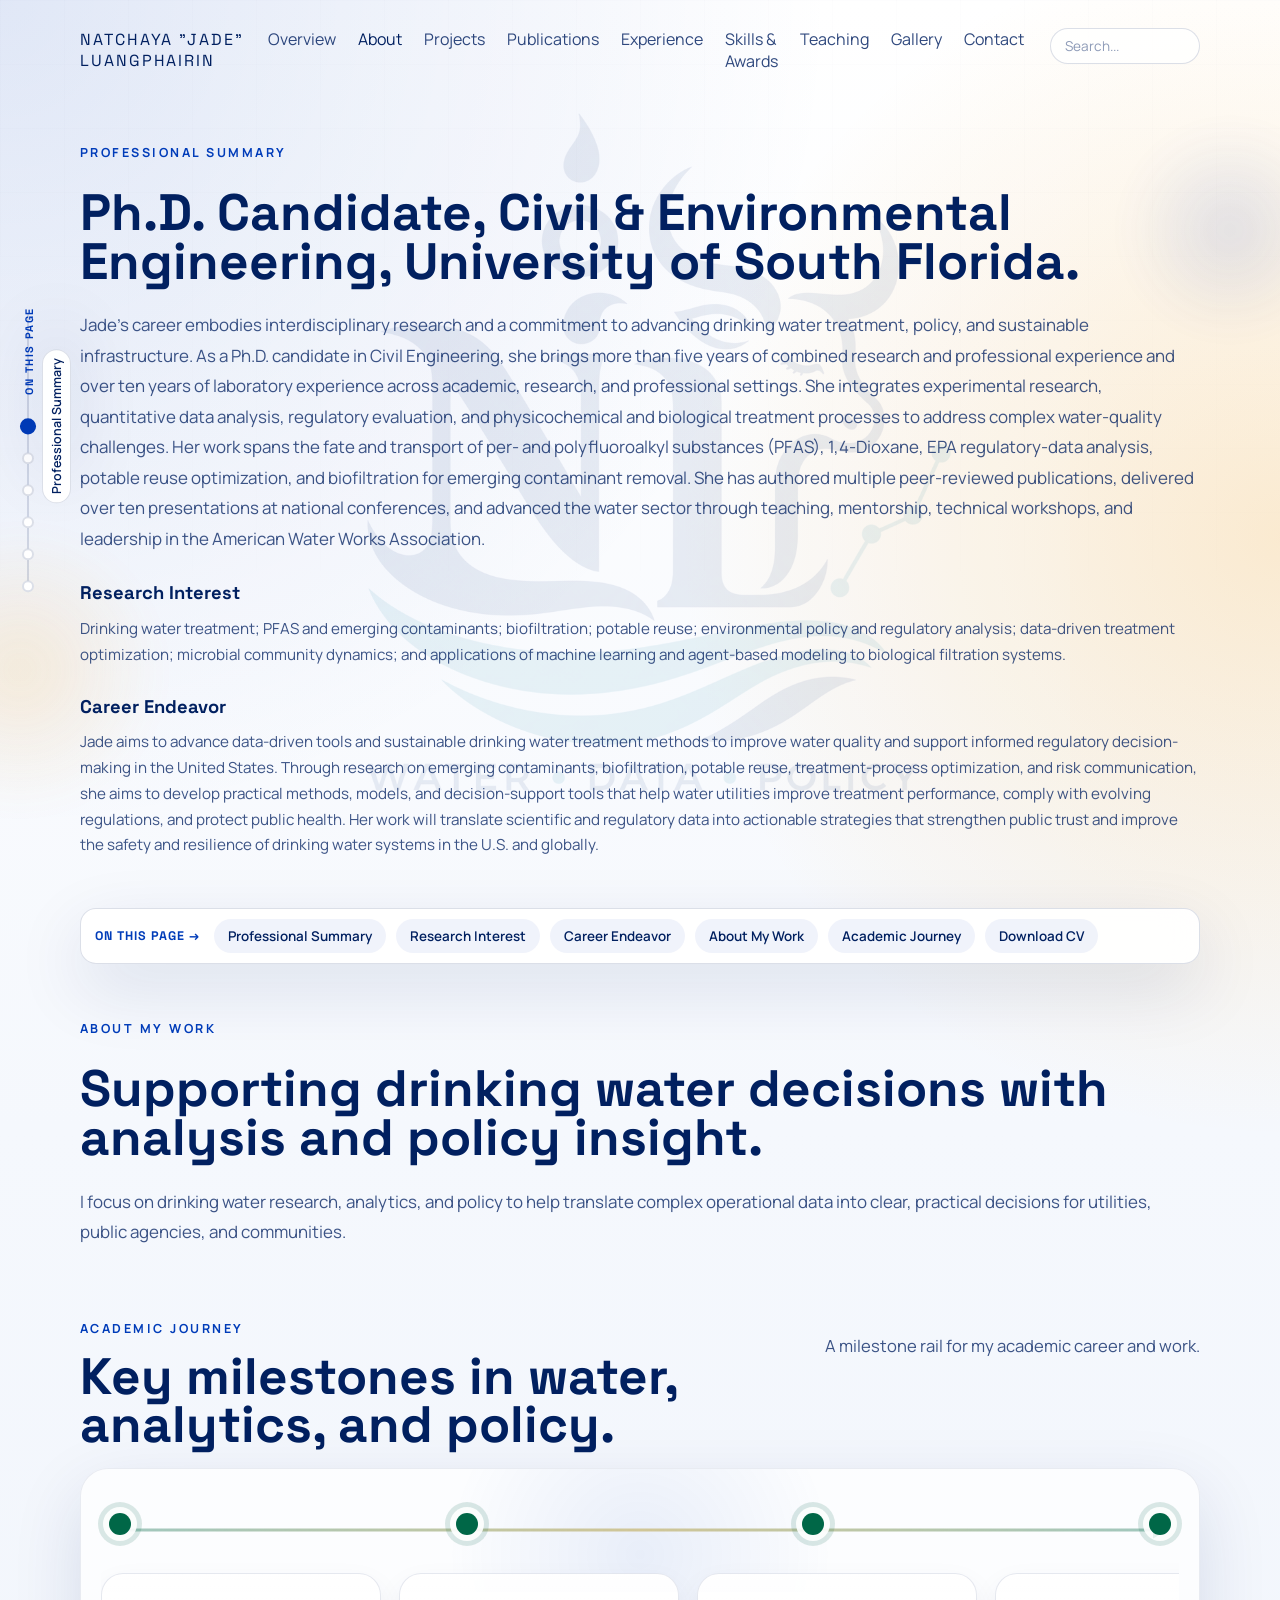
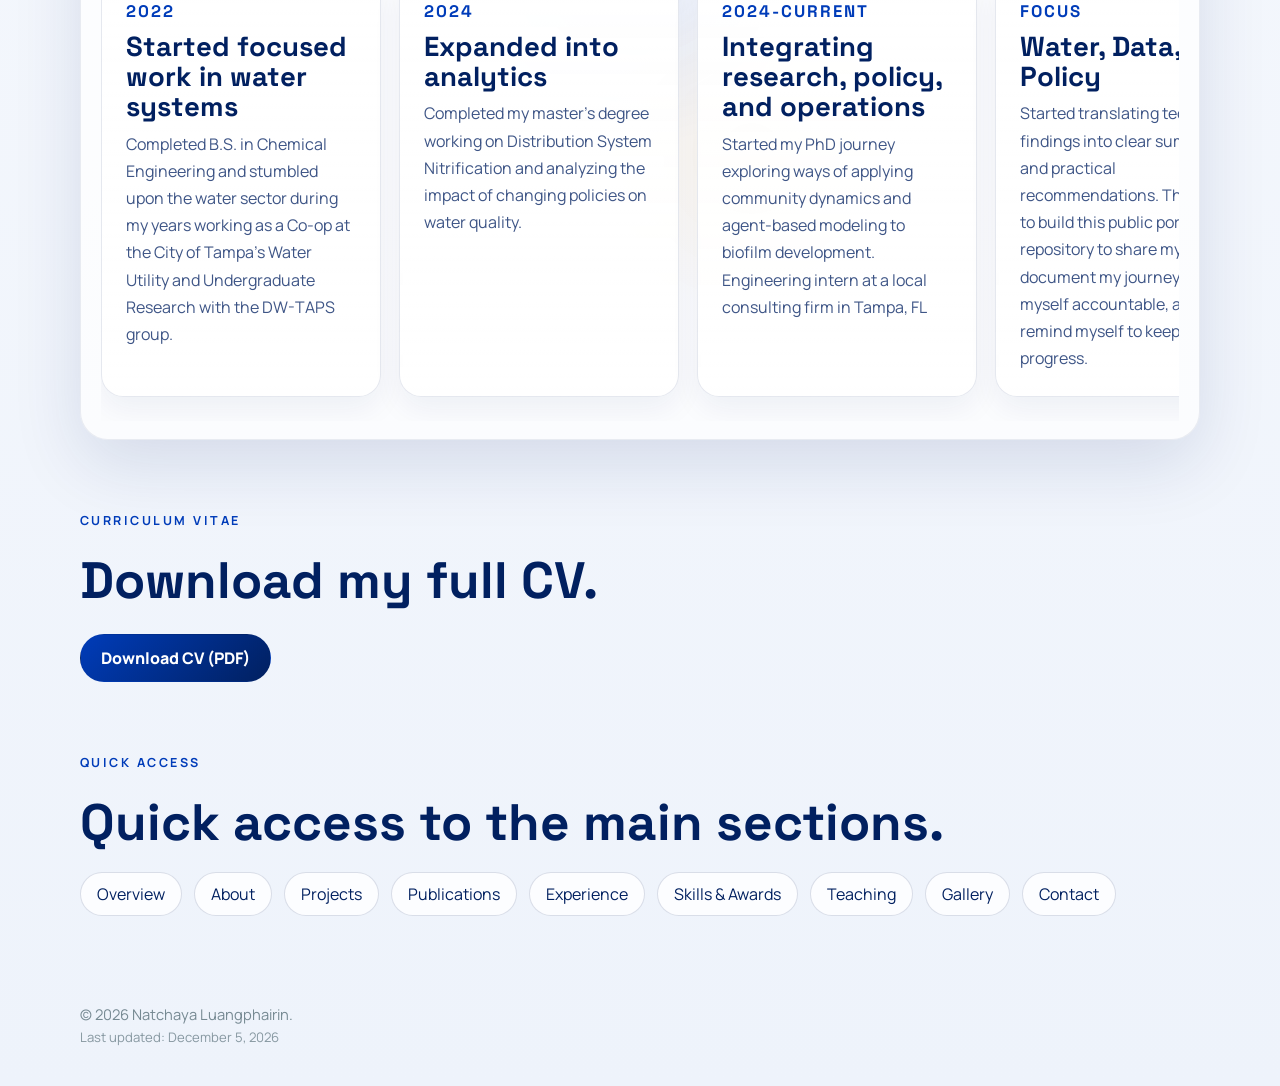
<file: about.html>
<!doctype html>
<html lang="en">
  <head>
    <meta charset="UTF-8" />
    <meta name="viewport" content="width=device-width, initial-scale=1.0" />
    <meta
      name="description"
      content='About Natchaya "Jade" Luangphairin&apos;s work in drinking water research, analytics, and policy.'
    />
    <title>About — Jade's Field Notes</title>
    <link rel="preconnect" href="https://fonts.googleapis.com" />
    <link rel="preconnect" href="https://fonts.gstatic.com" crossorigin />
    <link
      href="https://fonts.googleapis.com/css2?family=Manrope:wght@400;500;600;700;800&family=Space+Grotesk:wght@500;700&display=swap"
      rel="stylesheet"
    />
    <link rel="stylesheet" href="styles.css?v=35" />
    <script type="application/ld+json">
      {
        "@context": "https://schema.org",
        "@type": "Person",
        "name": "Natchaya Luangphairin",
        "alternateName": [
          "Jade Luangphairin",
          "Natchaya \"Jade\" Luangphairin"
        ],
        "url": "https://natchayal.github.io/",
        "image": "https://natchayal.github.io/photos/headshot_NLuangphairin.png",
        "jobTitle": "Ph.D. Candidate, Civil & Environmental Engineering",
        "affiliation": {
          "@type": "CollegeOrUniversity",
          "name": "University of South Florida"
        },
        "sameAs": [
          "https://github.com/natchayal/",
          "https://www.linkedin.com/in/nluangphairin/",
          "https://orcid.org/0009-0002-2193-5449",
          "https://scholar.google.com/citations?user=UauTG8AAAAAJ",
          "https://www.researchgate.net/profile/Natchaya-Luangphairin"
        ]
      }
    </script>
  </head>
  <body>
    <div class="bg-grid" aria-hidden="true"></div>
    <div class="bg-orb bg-orb-a" aria-hidden="true"></div>
    <div class="bg-orb bg-orb-b" aria-hidden="true"></div>
    <canvas class="ripple-canvas" aria-hidden="true"></canvas>

    <header class="topbar">
      <a class="brand" href="index.html">Natchaya "Jade" Luangphairin</a>
      <nav class="nav">
        <a href="index.html">Overview</a>
        <a href="about.html" class="active">About</a>
        <a href="projects.html">Projects</a>
        <a href="publications.html">Publications</a>
        <a href="experience.html">Experience</a>
        <a href="skills-awards.html">Skills &amp; Awards</a>
        <a href="teaching.html">Teaching</a>
        <a href="gallery.html">Gallery</a>
        <a href="contact.html">Contact</a>
        <div class="search-box">
          <input
            type="search"
            id="site-search"
            class="search-input"
            placeholder="Search..."
            aria-label="Search site"
            autocomplete="off"
          />
          <div class="search-results" id="search-results" hidden></div>
        </div>
      </nav>
    </header>

    <nav class="side-toc" aria-label="Track and jump to section">
      <span class="side-toc-heading">On This Page</span>
      <a class="side-toc-item" href="#professional-summary">
        <span class="side-toc-dot"></span>
        <span class="side-toc-label">Professional Summary</span>
      </a>
      <a class="side-toc-item" href="#research-interest">
        <span class="side-toc-dot"></span>
        <span class="side-toc-label">Research Interest</span>
      </a>
      <a class="side-toc-item" href="#career-endeavor">
        <span class="side-toc-dot"></span>
        <span class="side-toc-label">Career Endeavor</span>
      </a>
      <a class="side-toc-item" href="#about-my-work">
        <span class="side-toc-dot"></span>
        <span class="side-toc-label">About My Work</span>
      </a>
      <a class="side-toc-item" href="#timeline-milestones">
        <span class="side-toc-dot"></span>
        <span class="side-toc-label">Academic Journey</span>
      </a>
      <a class="side-toc-item" href="#cv-download">
        <span class="side-toc-dot"></span>
        <span class="side-toc-label">Download CV</span>
      </a>
    </nav>

    <main>
      <section class="section" id="professional-summary">
        <div class="section-heading reveal">
          <p class="eyebrow">Professional Summary</p>
          <h2>
            Ph.D. Candidate, Civil &amp; Environmental Engineering, University
            of South Florida.
          </h2>
        </div>

        <p class="section-copy reveal delay-1">
          Jade's career embodies interdisciplinary research and a commitment to
          advancing drinking water treatment, policy, and sustainable
          infrastructure. As a Ph.D. candidate in Civil Engineering, she brings
          more than five years of combined research and professional experience
          and over ten years of laboratory experience across academic, research,
          and professional settings. She integrates experimental research,
          quantitative data analysis, regulatory evaluation, and physicochemical
          and biological treatment processes to address complex water-quality
          challenges. Her work spans the fate and transport of per- and
          polyfluoroalkyl substances (PFAS), 1,4-Dioxane, EPA regulatory-data
          analysis, potable reuse optimization, and biofiltration for emerging
          contaminant removal. She has authored multiple peer-reviewed
          publications, delivered over ten presentations at national
          conferences, and advanced the water sector through teaching,
          mentorship, technical workshops, and leadership in the American Water
          Works Association.
        </p>

        <div class="papers-group reveal delay-2" id="research-interest">
          <h3>Research Interest</h3>
          <p class="papers-group-intro">
            Drinking water treatment; PFAS and emerging contaminants;
            biofiltration; potable reuse; environmental policy and regulatory
            analysis; data-driven treatment optimization; microbial community
            dynamics; and applications of machine learning and agent-based
            modeling to biological filtration systems.
          </p>
        </div>

        <div class="papers-group reveal delay-3" id="career-endeavor">
          <h3>Career Endeavor</h3>
          <p class="papers-group-intro">
            Jade aims to advance data-driven tools and sustainable drinking
            water treatment methods to improve water quality and support
            informed regulatory decision-making in the United States. Through
            research on emerging contaminants, biofiltration, potable reuse,
            treatment-process optimization, and risk communication, she aims to
            develop practical methods, models, and decision-support tools that
            help water utilities improve treatment performance, comply with
            evolving regulations, and protect public health. Her work will
            translate scientific and regulatory data into actionable strategies
            that strengthen public trust and improve the safety and resilience
            of drinking water systems in the U.S. and globally.
          </p>
        </div>
      </section>

      <nav class="quick-nav reveal" aria-label="Jump to section">
        <span class="quick-nav-label">On This Page &rarr;</span>
        <a href="#professional-summary">Professional Summary</a>
        <a href="#research-interest">Research Interest</a>
        <a href="#career-endeavor">Career Endeavor</a>
        <a href="#about-my-work">About My Work</a>
        <a href="#timeline-milestones">Academic Journey</a>
        <a href="#cv-download">Download CV</a>
      </nav>

      <section class="section" id="about-my-work">
        <div class="section-heading reveal">
          <p class="eyebrow">About my work</p>
          <h2>
            Supporting drinking water decisions with analysis and policy
            insight.
          </h2>
        </div>

        <p class="section-copy reveal delay-1">
          I focus on drinking water research, analytics, and policy to help
          translate complex operational data into clear, practical decisions for
          utilities, public agencies, and communities.
        </p>
      </section>

      <section class="section timeline-section" id="timeline-milestones">
        <div class="timeline-heading reveal">
          <div>
            <p class="eyebrow">Academic Journey</p>
            <h2>Key milestones in water, analytics, and policy.</h2>
          </div>
          <p class="timeline-intro">
            A milestone rail for my academic career and work.
          </p>
        </div>

        <div class="timeline-shell reveal delay-1">
          <div class="timeline-rail" aria-hidden="true">
            <span class="timeline-line"></span>
            <span class="timeline-dot is-active"></span>
            <span class="timeline-dot"></span>
            <span class="timeline-dot"></span>
            <span class="timeline-dot"></span>
          </div>

          <div class="timeline-cards">
            <article class="timeline-card">
              <div class="timeline-date">2022</div>
              <h3>Started focused work in water systems</h3>
              <p>
                Completed B.S. in Chemical Engineering and stumbled upon the
                water sector during my years working as a Co-op at the City of
                Tampa's Water Utility and Undergraduate Research with the
                DW-TAPS group.
              </p>
            </article>
            <article class="timeline-card">
              <div class="timeline-date">2024</div>
              <h3>Expanded into analytics</h3>
              <p>
                Completed my master's degree working on Distribution System
                Nitrification and analyzing the impact of changing policies on
                water quality.
              </p>
            </article>
            <article class="timeline-card">
              <div class="timeline-date">2024-Current</div>
              <h3>Integrating research, policy, and operations</h3>
              <p>
                Started my PhD journey exploring ways of applying community
                dynamics and agent-based modeling to biofilm development.
                Engineering intern at a local consulting firm in Tampa, FL
              </p>
            </article>
            <article class="timeline-card">
              <div class="timeline-date">Focus</div>
              <h3>Water, Data, and Policy</h3>
              <p>
                Started translating technical findings into clear summaries and
                practical recommendations. This led me to build this public
                portfolio and repository to share my work, document my journey,
                hold myself accountable, and remind myself to keep making
                progress.
              </p>
            </article>
          </div>
        </div>
      </section>

      <section class="section" id="cv-download">
        <div class="section-heading reveal">
          <p class="eyebrow">Curriculum Vitae</p>
          <h2>Download my full CV.</h2>
        </div>

        <div class="hero-actions reveal delay-1">
          <a
            class="button button-primary"
            href="documents/CV/NLuangphairin_CV.pdf"
            download="NLuangphairin_CV.pdf"
            >Download CV (PDF)</a
          >
        </div>
      </section>

      <section class="section" id="quick-access">
        <div class="section-heading reveal">
          <p class="eyebrow">Quick Access</p>
          <h2>Quick access to the main sections.</h2>
        </div>

        <div class="links-grid">
          <a class="link-pill reveal delay-1" href="index.html">Overview</a>
          <a class="link-pill reveal delay-1" href="about.html">About</a>
          <a class="link-pill reveal delay-1" href="projects.html">Projects</a>
          <a class="link-pill reveal delay-2" href="publications.html"
            >Publications</a
          >
          <a class="link-pill reveal delay-2" href="experience.html"
            >Experience</a
          >
          <a class="link-pill reveal delay-2" href="skills-awards.html"
            >Skills &amp; Awards</a
          >
          <a class="link-pill reveal delay-3" href="teaching.html">Teaching</a>
          <a class="link-pill reveal delay-3" href="gallery.html">Gallery</a>
          <a class="link-pill reveal delay-3" href="contact.html">Contact</a>
        </div>
      </section>
    </main>

    <footer class="footer">
      <p>© <span id="year"></span> Natchaya Luangphairin.</p>
      <p class="footer-updated">
        Last updated: <span id="last-updated"></span>
      </p>
    </footer>

    <script src="script.js?v=19"></script>
  </body>
</html>
</file>
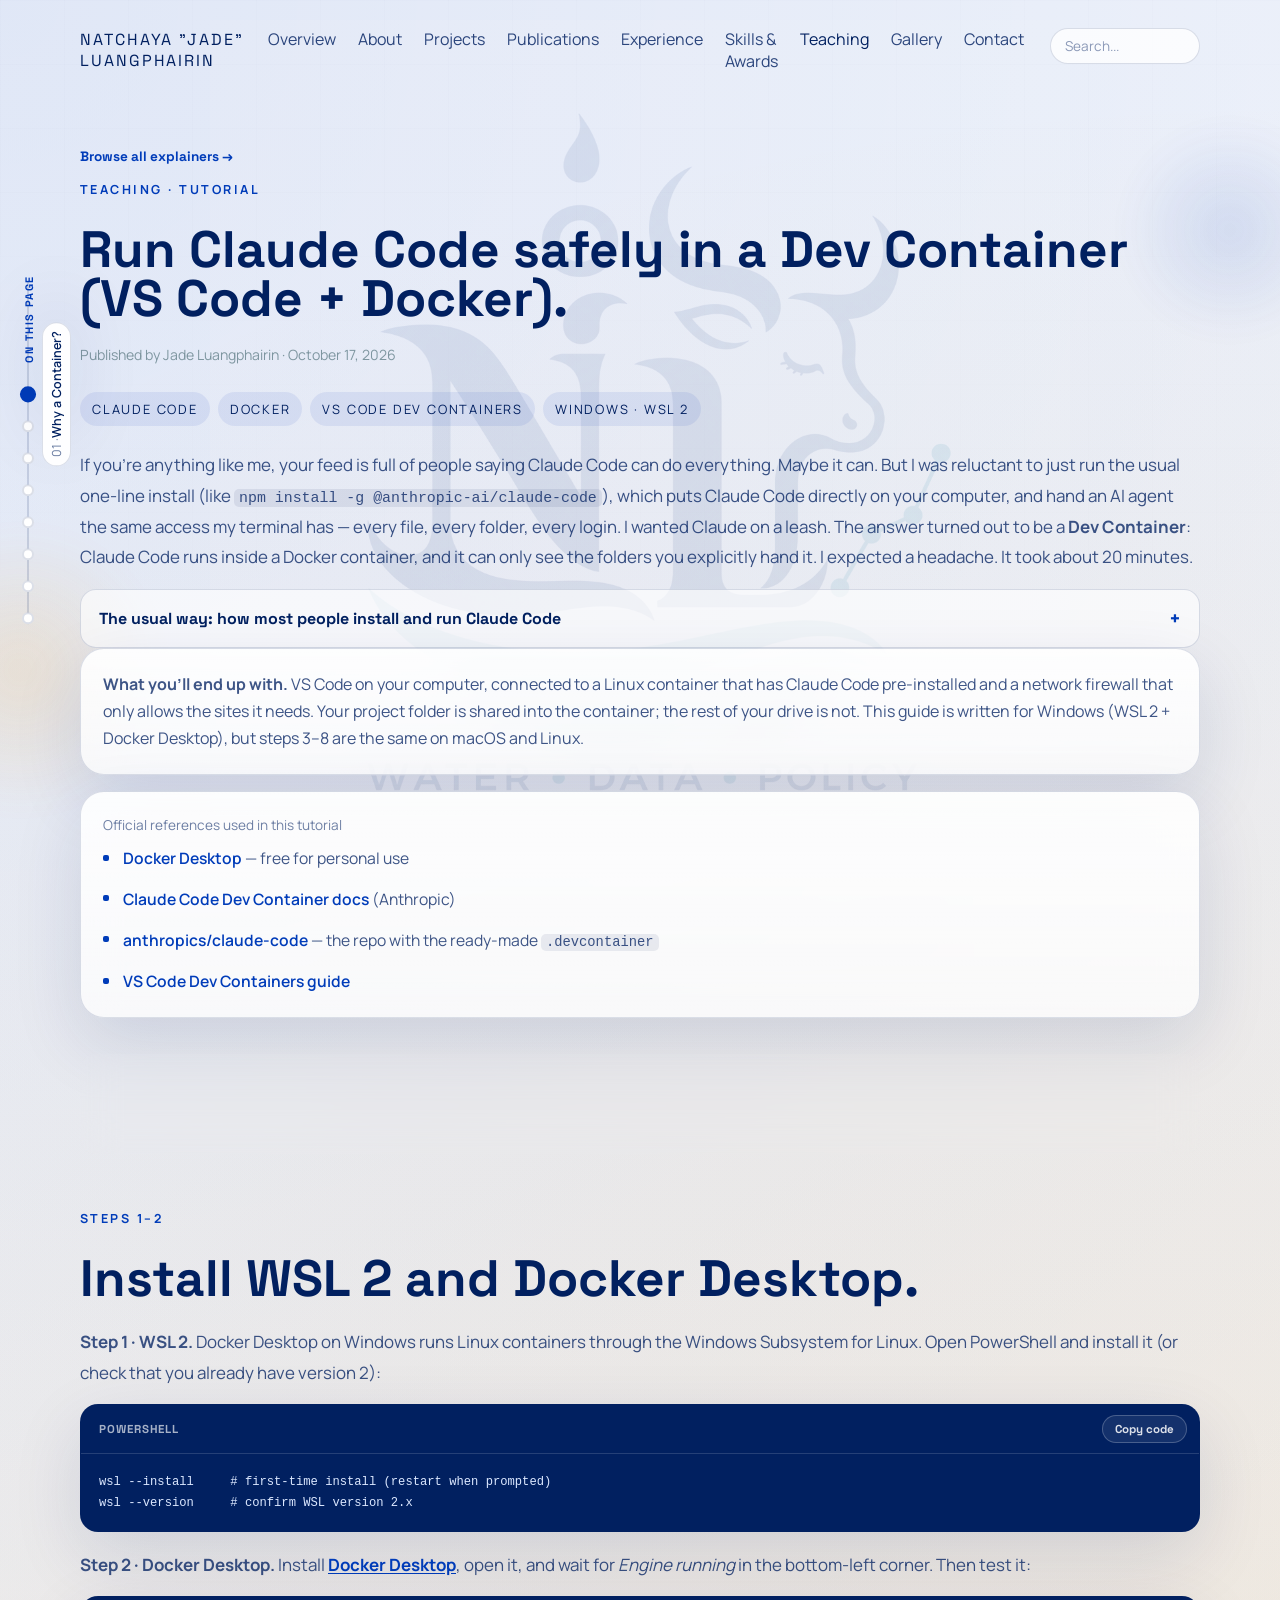
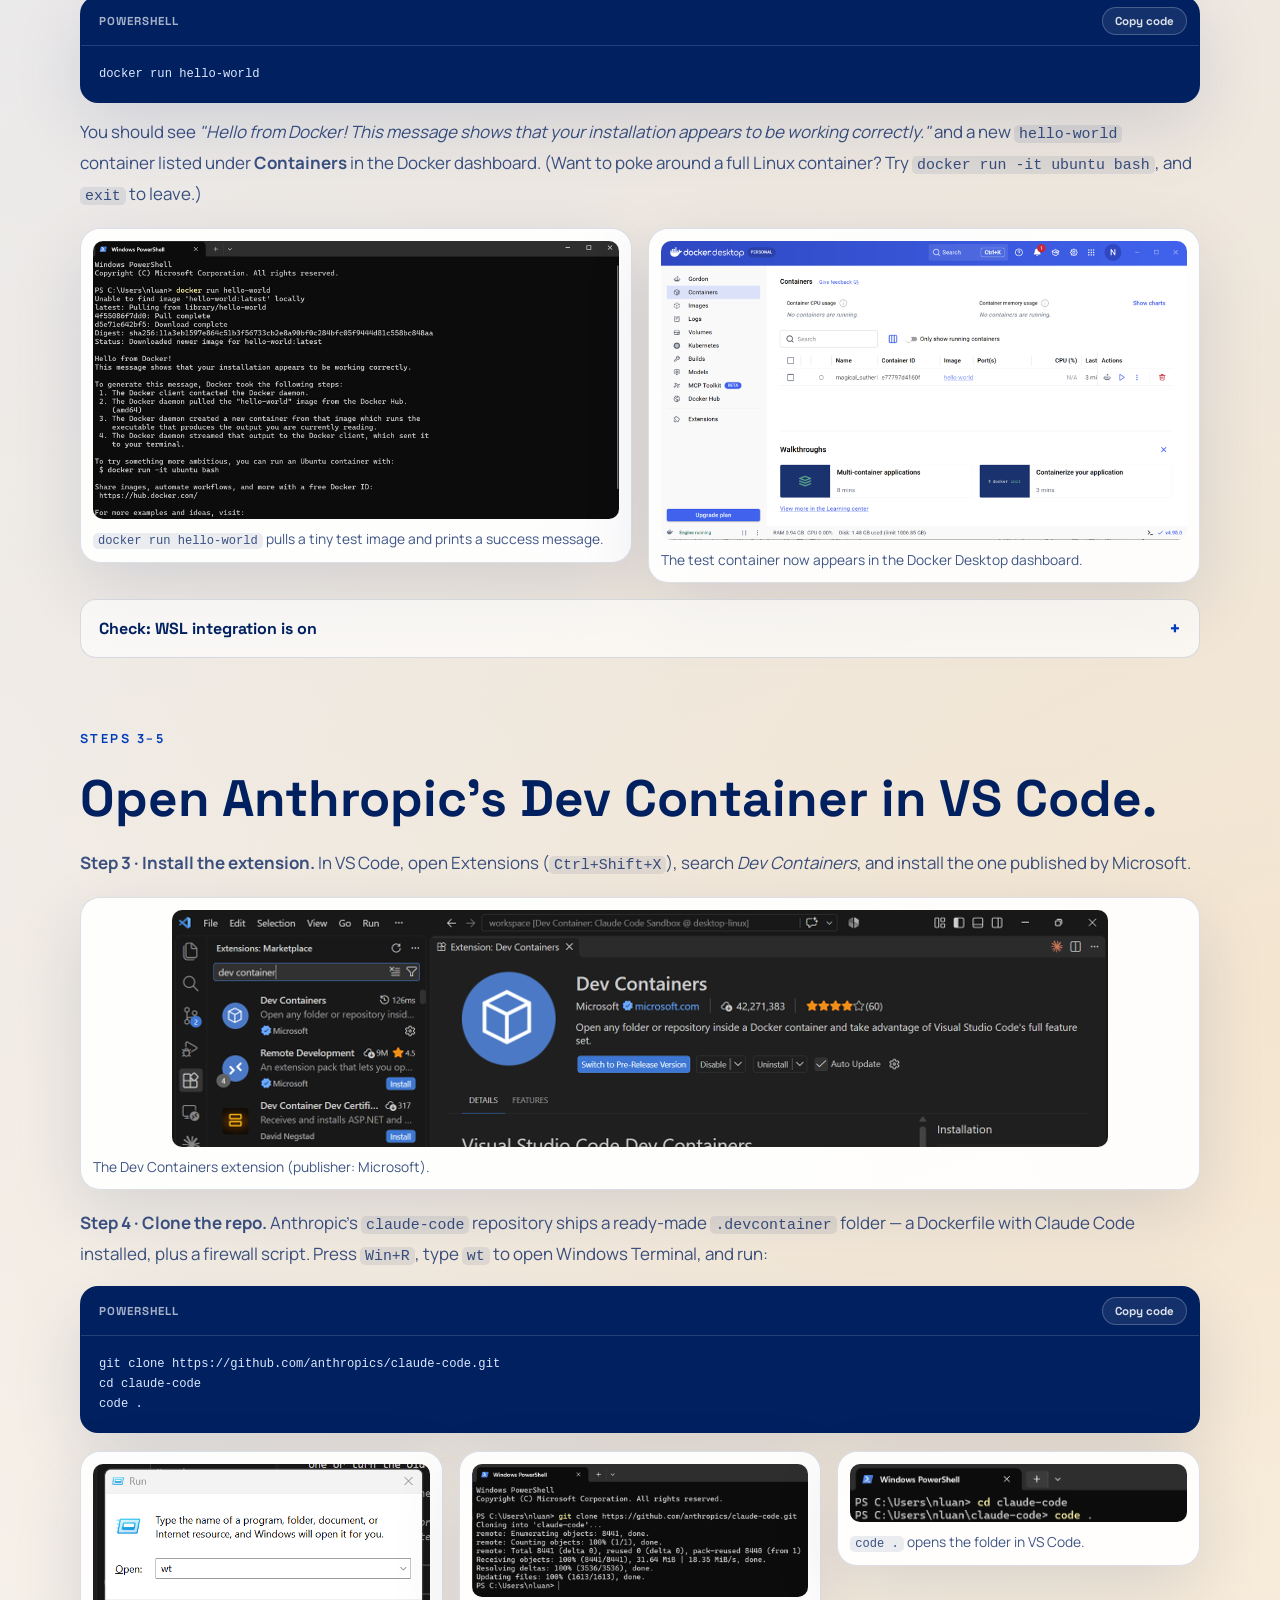
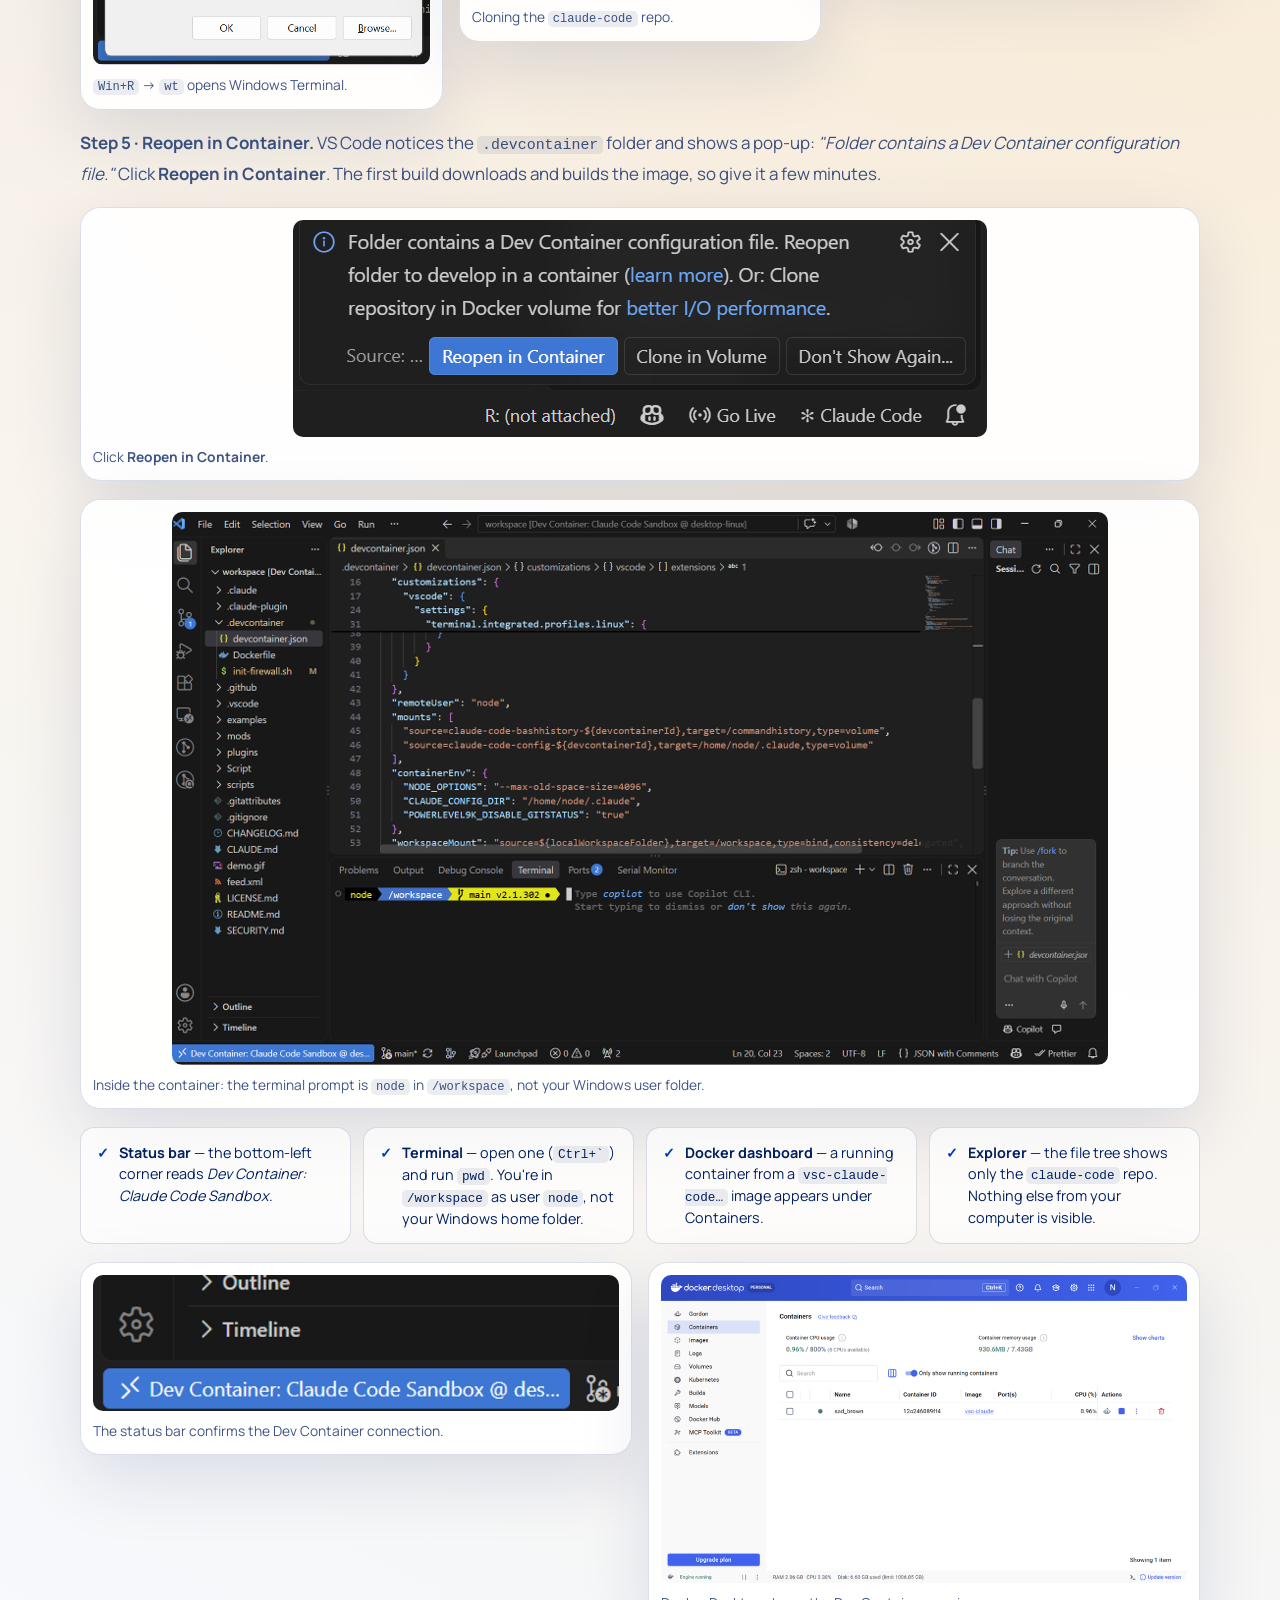
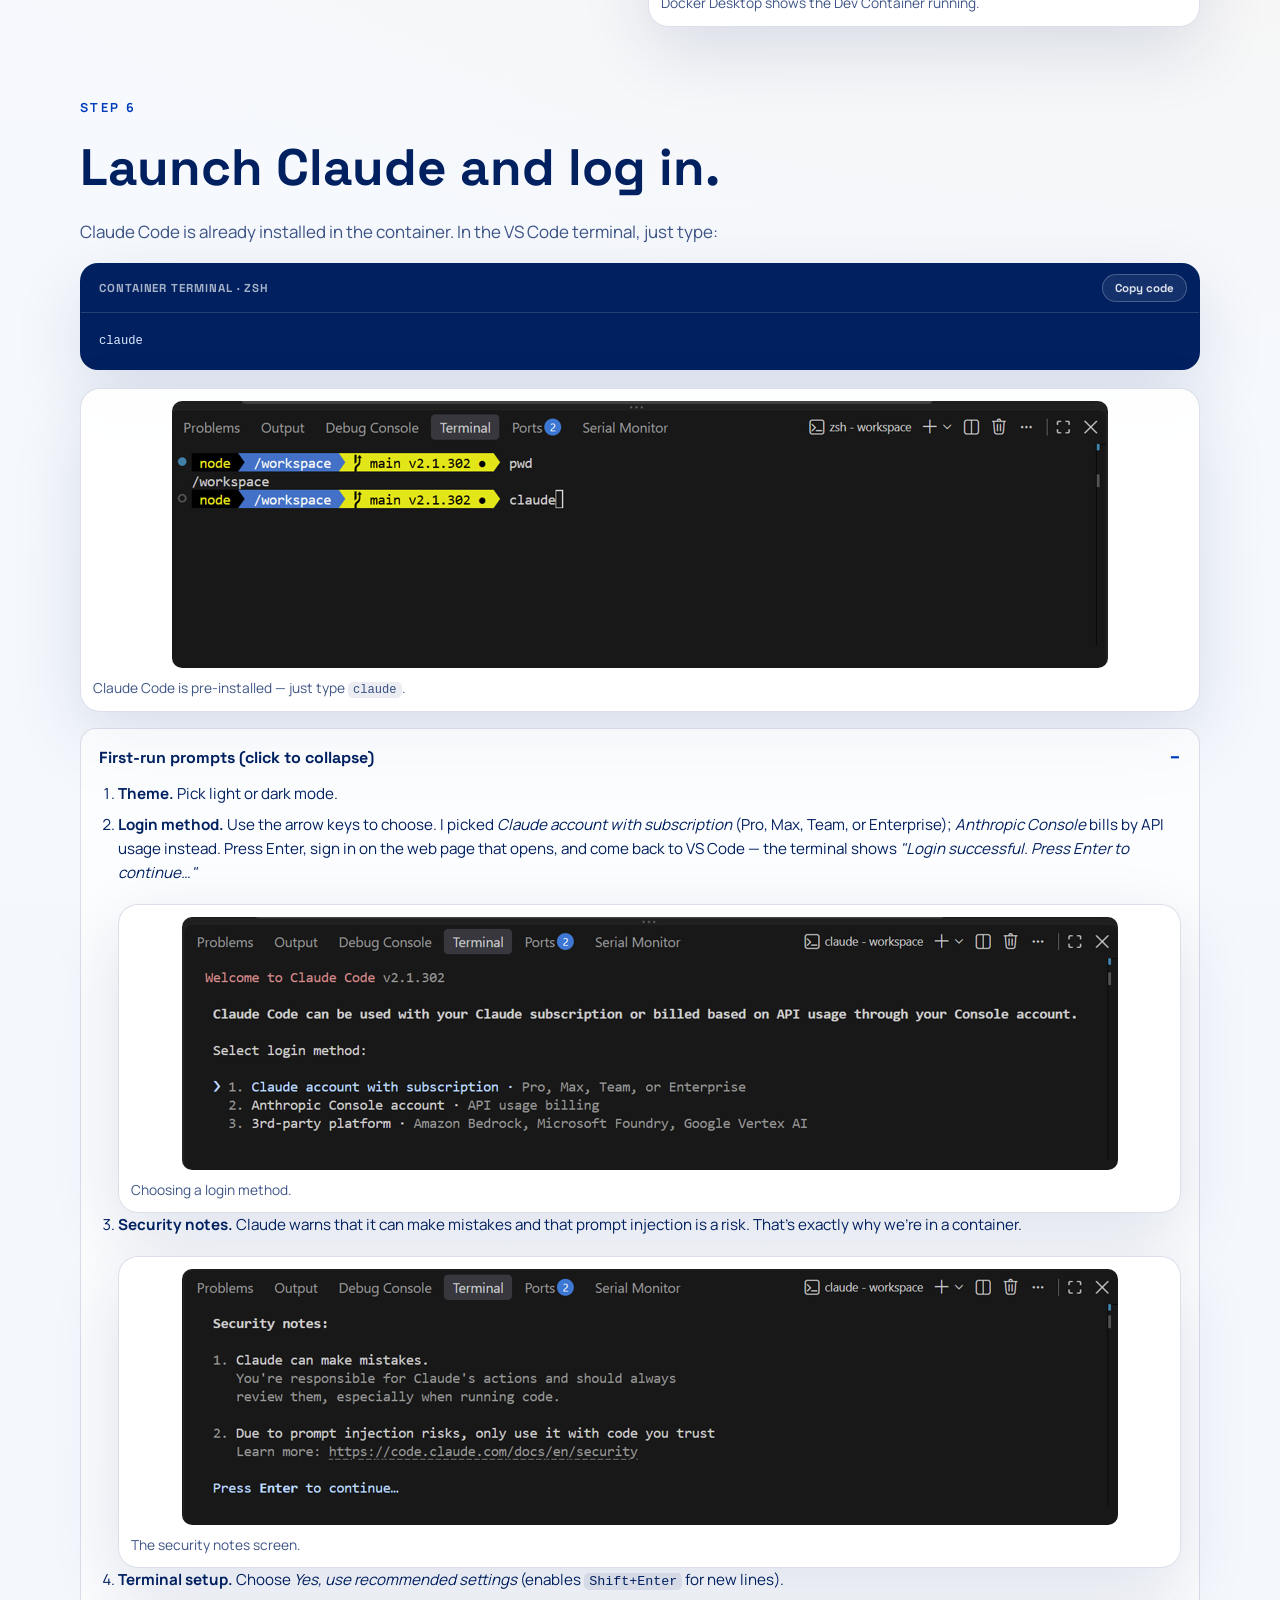
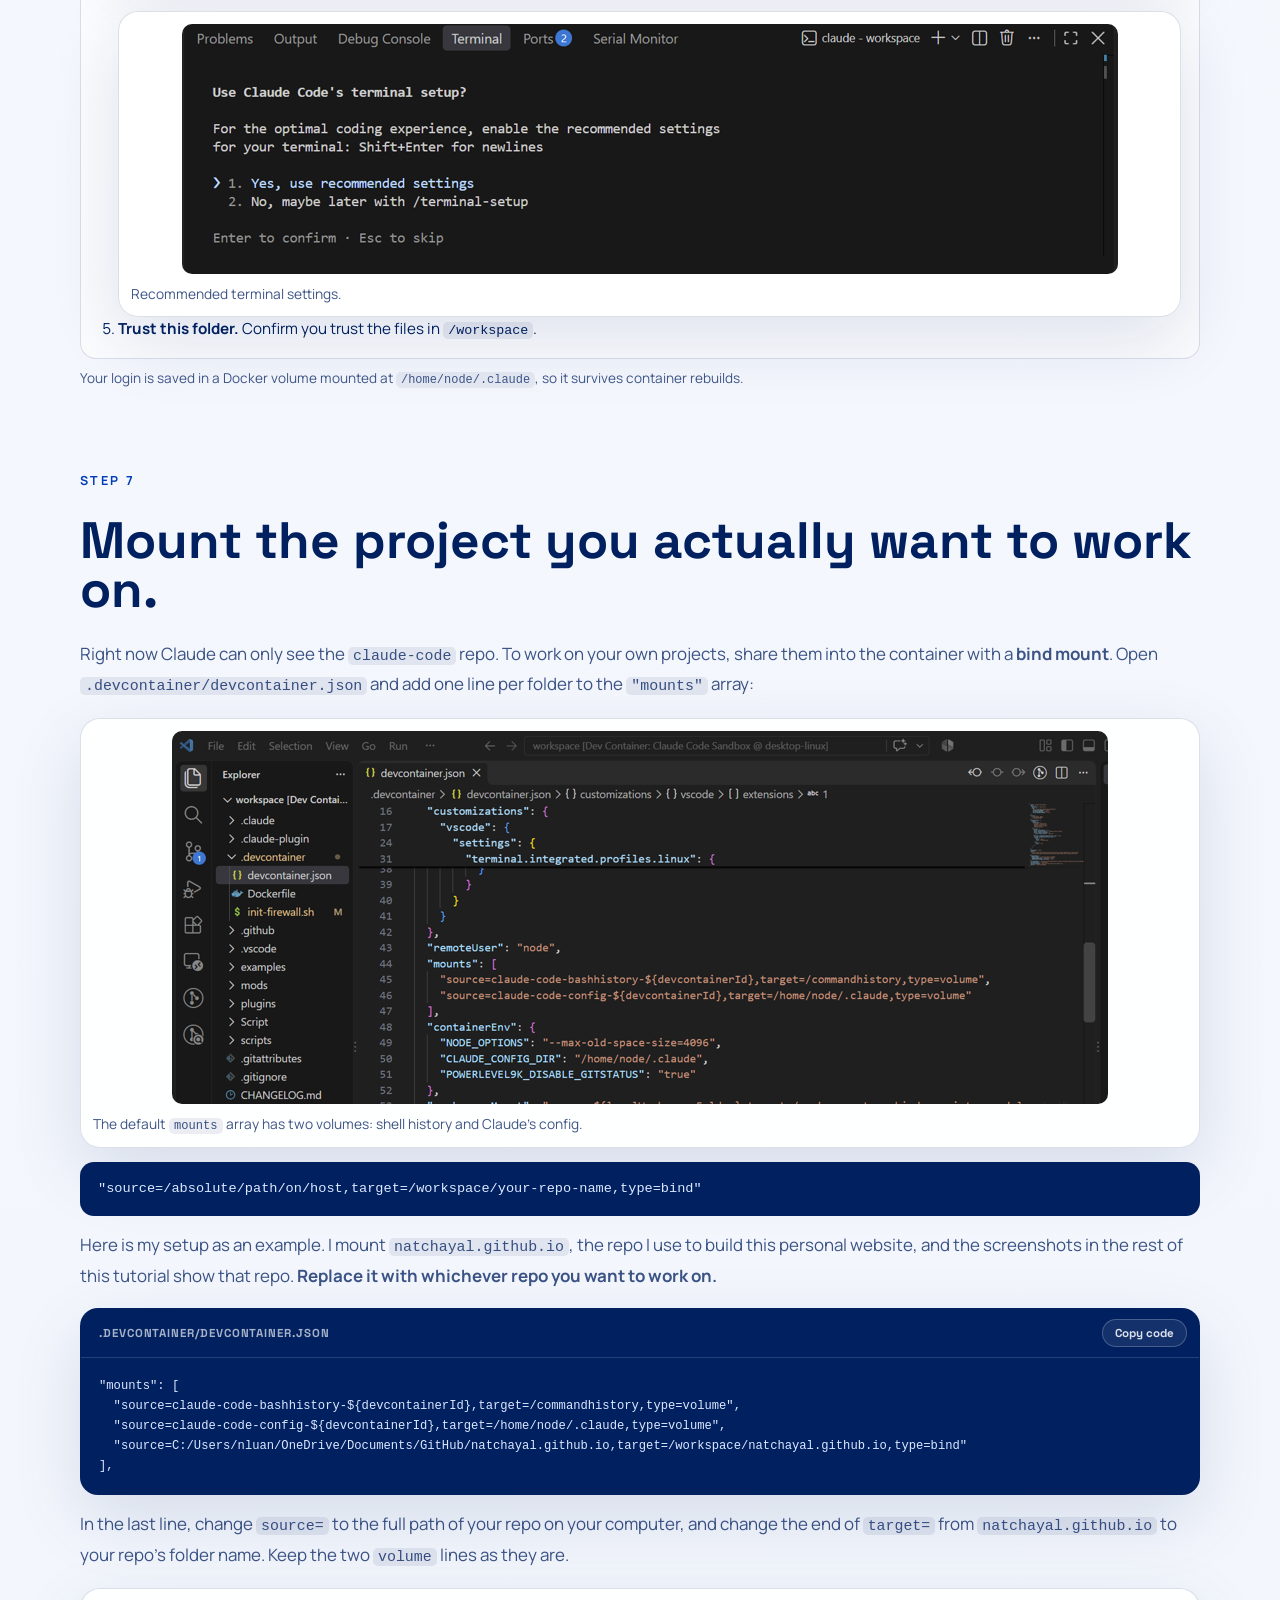
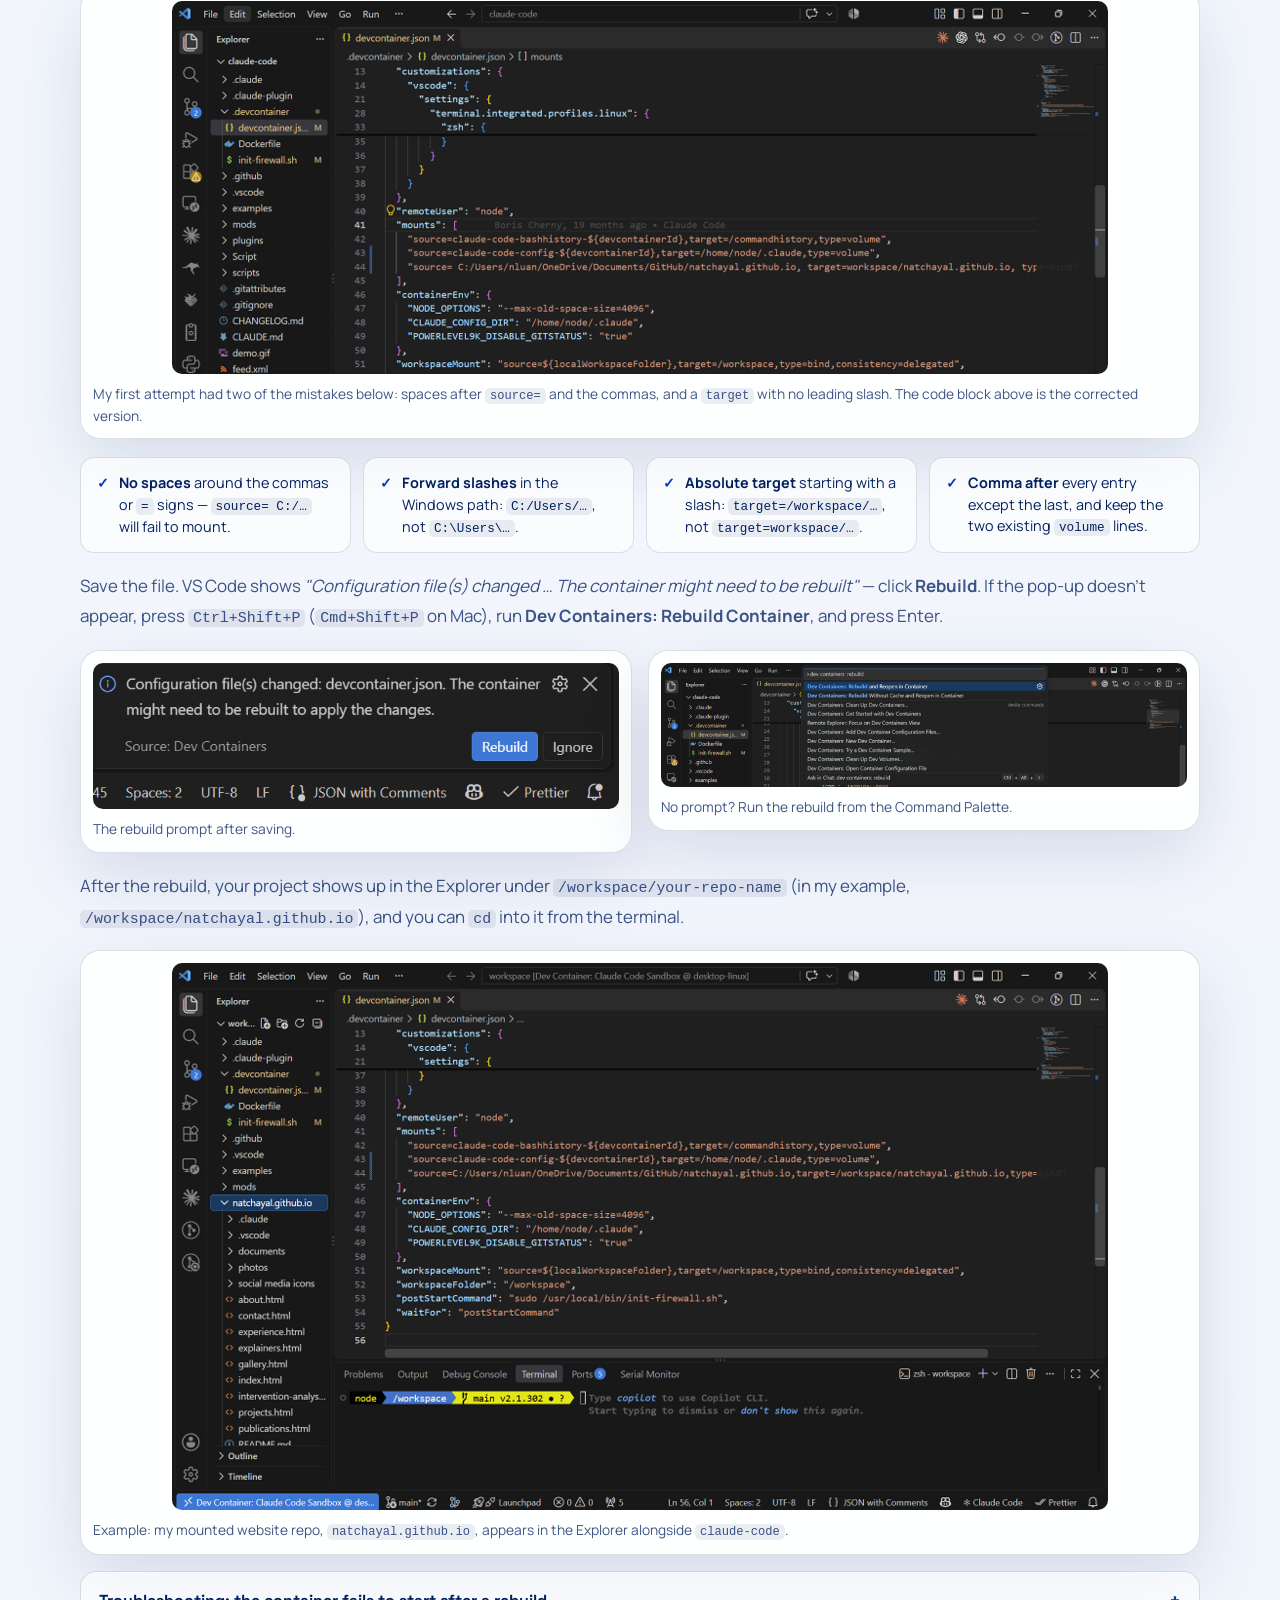
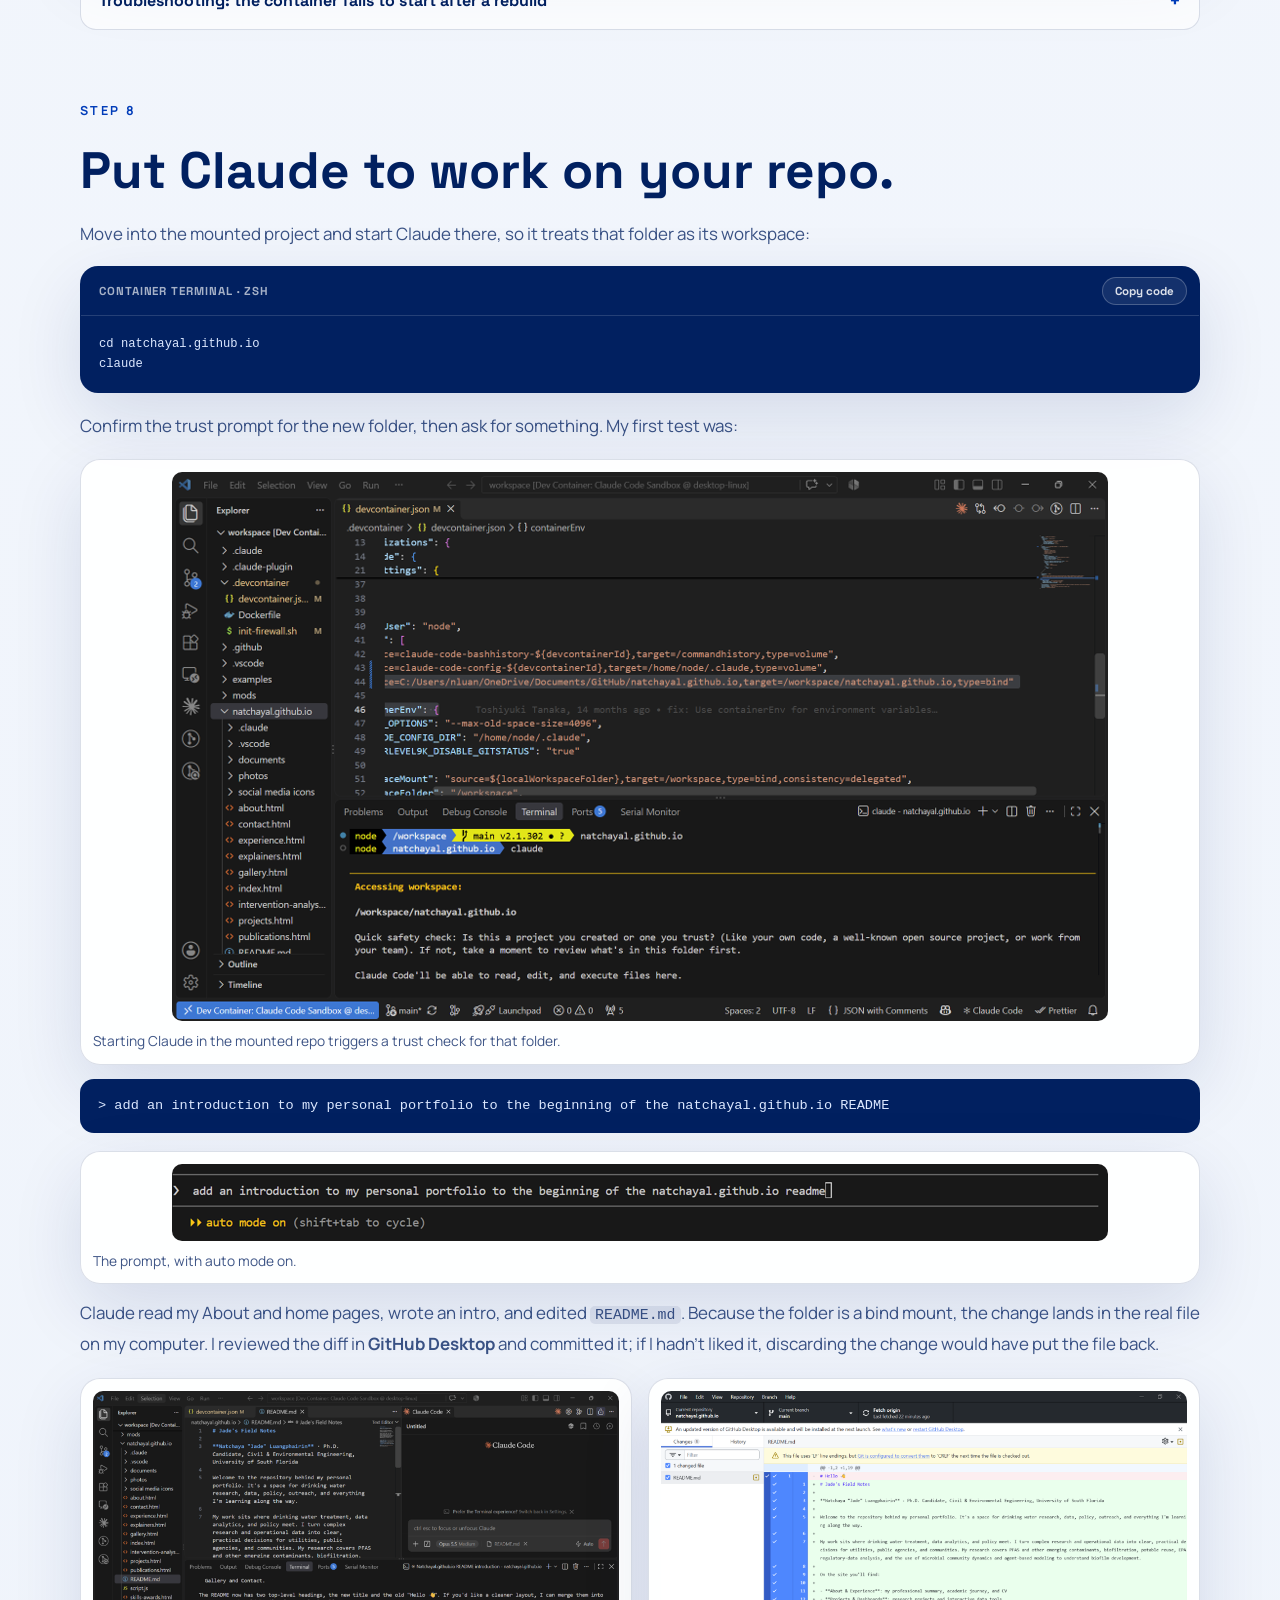
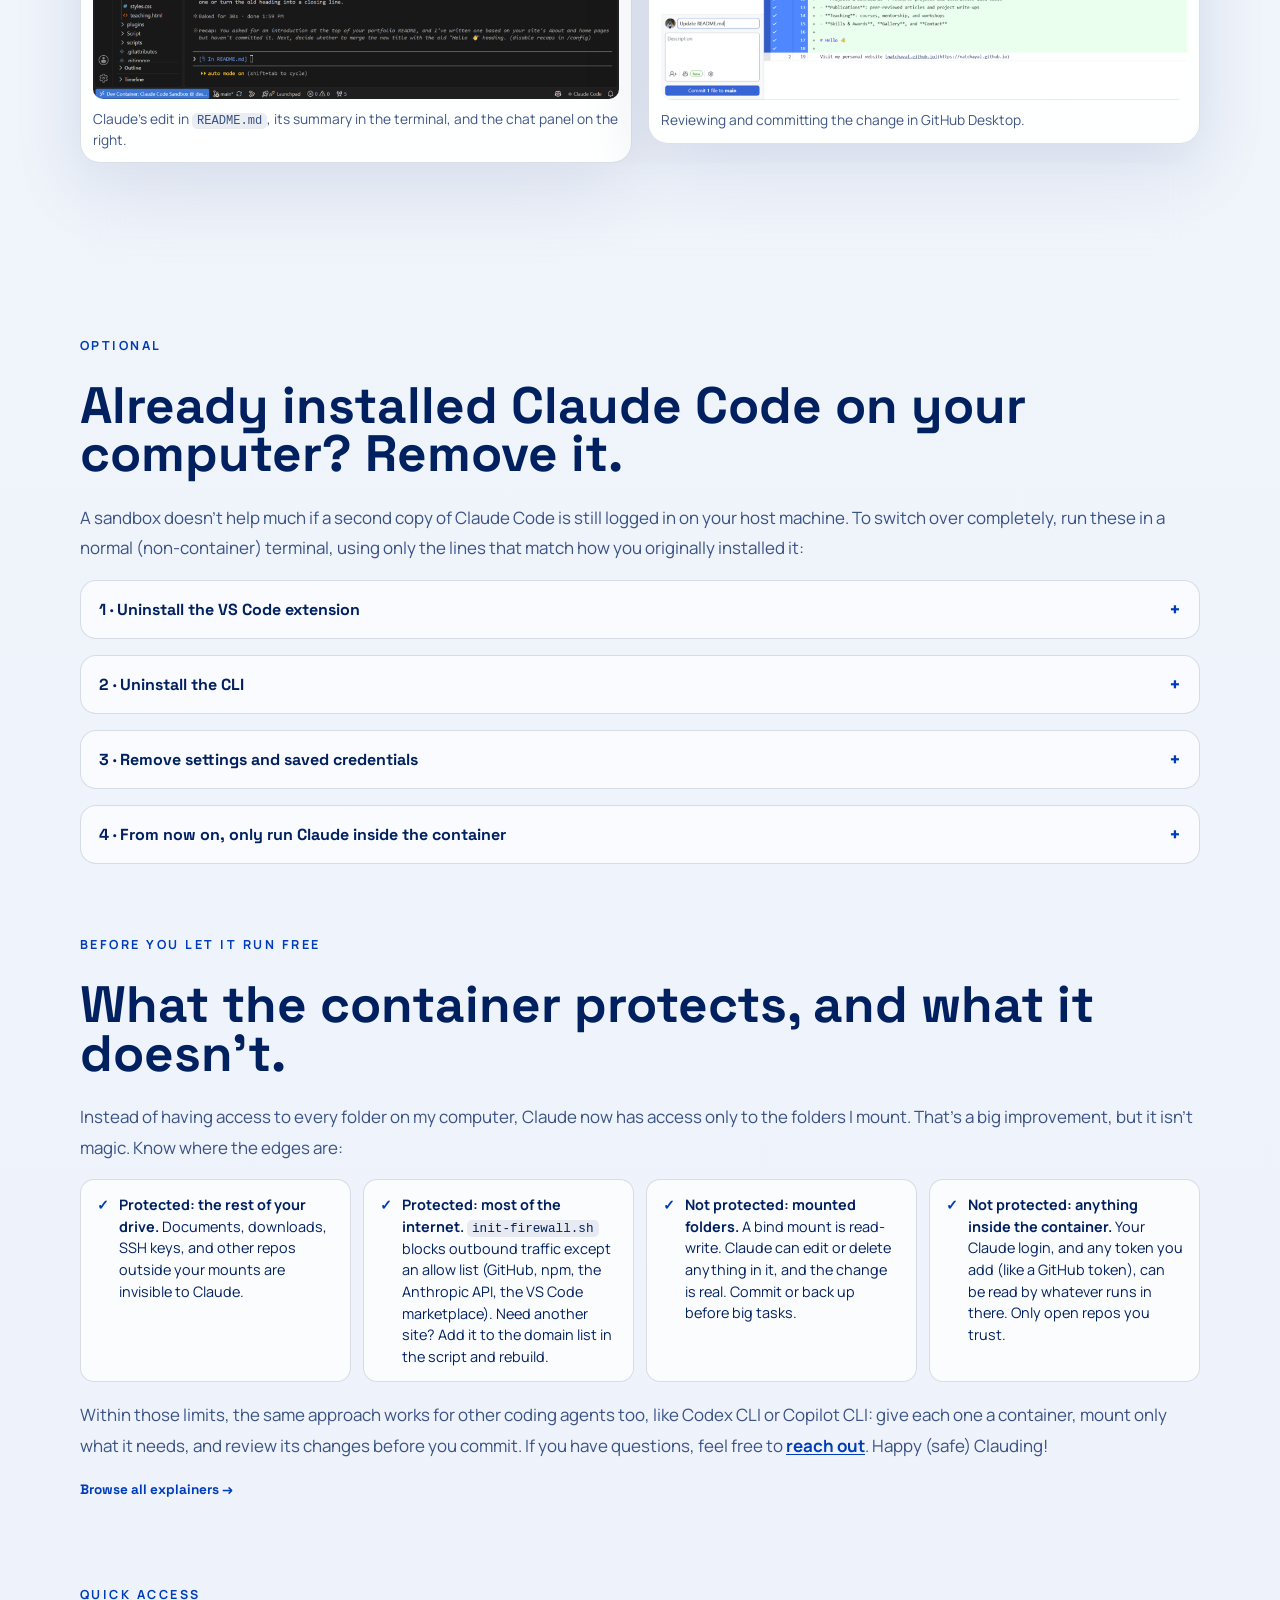
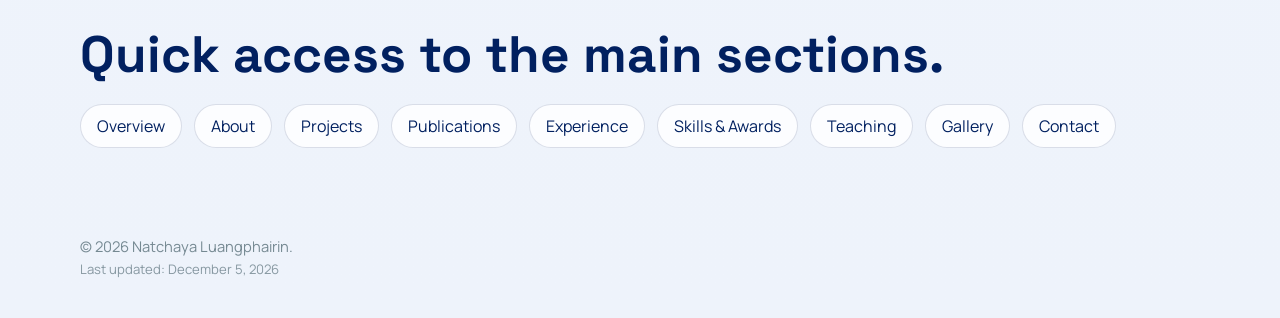
<file: claude-code-dev-container.html>
<!DOCTYPE html>
<html lang="en">
<head>
  <meta charset="UTF-8" />
  <meta name="viewport" content="width=device-width, initial-scale=1.0" />
  <meta name="description" content="A quick tutorial on running Claude Code safely inside a VS Code Dev Container with Docker, so it only sees the folders you choose to mount." />
  <title>Claude Code in a Dev Container — Jade's Field Notes</title>
  <link rel="preconnect" href="https://fonts.googleapis.com" />
  <link rel="preconnect" href="https://fonts.gstatic.com" crossorigin />
  <link href="https://fonts.googleapis.com/css2?family=Manrope:wght@400;500;600;700;800&family=Space+Grotesk:wght@500;700&display=swap" rel="stylesheet" />
  <link rel="stylesheet" href="styles.css?v=35" />
</head>
<body>
  <div class="bg-grid" aria-hidden="true"></div>
  <div class="bg-orb bg-orb-a" aria-hidden="true"></div>
  <div class="bg-orb bg-orb-b" aria-hidden="true"></div>
  <canvas class="ripple-canvas" aria-hidden="true"></canvas>

  <header class="topbar">
    <a class="brand" href="index.html">Natchaya "Jade" Luangphairin</a>
    <nav class="nav">
      <a href="index.html">Overview</a>
      <a href="about.html">About</a>
      <a href="projects.html">Projects</a>
      <a href="publications.html">Publications</a>
      <a href="experience.html">Experience</a>
      <a href="skills-awards.html">Skills &amp; Awards</a>
      <a href="teaching.html" class="active">Teaching</a>
      <a href="gallery.html">Gallery</a>
      <a href="contact.html">Contact</a>
      <div class="search-box">
        <input type="search" id="site-search" class="search-input" placeholder="Search..." aria-label="Search site" autocomplete="off" />
        <div class="search-results" id="search-results" hidden></div>
      </div>
    </nav>
  </header>

  <nav class="side-toc is-article" aria-label="Track and jump to section">
    <span class="side-toc-heading">On This Page</span>
    <a class="side-toc-item" href="#overview">
      <span class="side-toc-dot"></span>
      <span class="side-toc-label">Why a Container?</span>
    </a>
    <a class="side-toc-item" href="#docker">
      <span class="side-toc-dot"></span>
      <span class="side-toc-label">Install WSL &amp; Docker</span>
    </a>
    <a class="side-toc-item" href="#open-container">
      <span class="side-toc-dot"></span>
      <span class="side-toc-label">Open the Dev Container</span>
    </a>
    <a class="side-toc-item" href="#login">
      <span class="side-toc-dot"></span>
      <span class="side-toc-label">Launch Claude</span>
    </a>
    <a class="side-toc-item" href="#mount">
      <span class="side-toc-dot"></span>
      <span class="side-toc-label">Mount Your Project</span>
    </a>
    <a class="side-toc-item" href="#use-it">
      <span class="side-toc-dot"></span>
      <span class="side-toc-label">Put It to Work</span>
    </a>
    <a class="side-toc-item" href="#cleanup">
      <span class="side-toc-dot"></span>
      <span class="side-toc-label">Remove Host Install</span>
    </a>
    <a class="side-toc-item" href="#limits">
      <span class="side-toc-dot"></span>
      <span class="side-toc-label">What It Protects</span>
    </a>
  </nav>

  <main>
    <section class="section" id="overview">
      <a class="article-back-link reveal" href="explainers.html">Browse all explainers &rarr;</a>
      <div class="section-heading reveal">
        <p class="eyebrow">Teaching &middot; Tutorial</p>
        <h2>Run Claude Code safely in a Dev Container (VS Code + Docker).</h2>
        <p class="article-byline">Published by Jade Luangphairin &middot; October 17, 2026</p>
        <div class="topic-pills">
          <span class="card-label">Claude Code</span>
          <span class="card-label">Docker</span>
          <span class="card-label">VS Code Dev Containers</span>
          <span class="card-label">Windows &middot; WSL 2</span>
        </div>
      </div>

      <p class="section-copy reveal delay-1">
        If you're anything like me, your feed is full of people saying Claude Code can do everything. Maybe it can. But I was reluctant to just run the usual one-line install (like <code>npm install -g @anthropic-ai/claude-code</code>), which puts Claude Code directly on your computer, and hand an AI agent the same access my terminal has &mdash; every file, every folder, every login. I wanted Claude on a leash. The answer turned out to be a <strong>Dev Container</strong>: Claude Code runs inside a Docker container, and it can only see the folders you explicitly hand it. I expected a headache. It took about 20 minutes.
      </p>

      <details class="method-details reveal delay-2">
        <summary>The usual way: how most people install and run Claude Code</summary>
        <div class="method-body">
          <p>Most guides have you install Claude Code straight onto your computer with one of these commands from the <a href="https://code.claude.com/docs/en/setup" target="_blank" rel="noreferrer">official setup page</a>:</p>
          <ul>
            <li><strong>macOS, Linux, WSL:</strong> <code>curl -fsSL https://claude.ai/install.sh | bash</code></li>
            <li><strong>Windows PowerShell:</strong> <code>irm https://claude.ai/install.ps1 | iex</code></li>
            <li><strong>Homebrew:</strong> <code>brew install --cask claude-code</code></li>
            <li><strong>WinGet:</strong> <code>winget install Anthropic.ClaudeCode</code></li>
            <li><strong>npm:</strong> <code>npm install -g @anthropic-ai/claude-code</code> (<code>-g</code> means &ldquo;global&rdquo;: installed for your whole computer, not one project)</li>
          </ul>
          <p>Others skip the terminal and use an app instead:</p>
          <ul>
            <li><strong>Claude Desktop:</strong> <a href="https://claude.com/download" target="_blank" rel="noreferrer">downloaded</a> and installed like any other program, then pointed at a folder on your computer.</li>
            <li><strong>VS Code extension:</strong> the <em>Claude Code</em> extension from the Extensions Marketplace, installed into your regular VS Code window.</li>
          </ul>
          <p>Then they open a terminal, often in their home folder, and type <code>claude</code>, or start a session in the app. The installers themselves are official and fine. The catch is what comes after: Claude runs as <em>you</em>, so it can read any file your account can, including SSH keys, cloud credentials, browser data and other projects. Claude Code asks before it edits files or runs commands, but people tend to click &ldquo;yes, don&rsquo;t ask again&rdquo; or start it with <code>--dangerously-skip-permissions</code> to stop the prompts. After that, a mistake or a prompt injection hidden in a file or web page can reach everything on your machine.</p>
          <p>The app and extension are no different: they run on your computer with the same access. The Dev Container doesn&rsquo;t replace those permission prompts. It limits the damage if one goes wrong: Claude only sees the folders you mount, and the firewall blocks most of the internet. (You still get the VS Code extension in this setup: the Dev Container installs it <em>inside</em> the container for you, so it only sees what the container sees.)</p>
        </div>
      </details>

      <div class="teaching-panel reveal delay-2">
        <p style="margin:0;">
          <strong>What you'll end up with.</strong> VS Code on your computer, connected to a Linux container that has Claude Code pre-installed and a network firewall that only allows the sites it needs. Your project folder is shared into the container; the rest of your drive is not. This guide is written for Windows (WSL 2 + Docker Desktop), but steps 3&ndash;8 are the same on macOS and Linux.
        </p>
      </div>

      <div class="teaching-panel reveal delay-2">
        <p class="data-note" style="margin-top:0;">Official references used in this tutorial</p>
        <ul class="papers-list" style="margin-top:8px;">
          <li class="paper-item"><a href="https://www.docker.com/products/docker-desktop/" target="_blank" rel="noreferrer">Docker Desktop</a> &mdash; free for personal use</li>
          <li class="paper-item"><a href="https://code.claude.com/docs/en/devcontainer" target="_blank" rel="noreferrer">Claude Code Dev Container docs</a> (Anthropic)</li>
          <li class="paper-item"><a href="https://github.com/anthropics/claude-code" target="_blank" rel="noreferrer">anthropics/claude-code</a> &mdash; the repo with the ready-made <code>.devcontainer</code></li>
          <li class="paper-item"><a href="https://code.visualstudio.com/docs/devcontainers/containers" target="_blank" rel="noreferrer">VS Code Dev Containers guide</a></li>
        </ul>
      </div>
    </section>

    <nav class="quick-nav reveal" aria-label="Jump to section">
      <span class="quick-nav-label">On This Page &rarr;</span>
      <a href="#overview">Why a Container?</a>
      <a href="#docker">Install WSL &amp; Docker</a>
      <a href="#open-container">Open the Dev Container</a>
      <a href="#login">Launch Claude</a>
      <a href="#mount">Mount Your Project</a>
      <a href="#use-it">Put It to Work</a>
      <a href="#cleanup">Remove Host Install</a>
      <a href="#limits">What It Protects</a>
    </nav>

    <section class="section" id="docker">
      <div class="section-heading reveal">
        <p class="eyebrow">Steps 1&ndash;2</p>
        <h2>Install WSL 2 and Docker Desktop.</h2>
      </div>

      <p class="section-copy reveal delay-1">
        <strong>Step 1 &middot; WSL 2.</strong> Docker Desktop on Windows runs Linux containers through the Windows Subsystem for Linux. Open PowerShell and install it (or check that you already have version 2):
      </p>

      <div class="code-block reveal delay-2">
        <div class="code-block-bar">
          <p class="code-block-label">PowerShell</p>
          <button type="button" class="copy-code-btn" data-copy-target="code-wsl">Copy code</button>
        </div>
        <pre><code id="code-wsl">wsl --install     # first-time install (restart when prompted)
wsl --version     # confirm WSL version 2.x</code></pre>
      </div>

      <p class="section-copy reveal delay-1" style="margin-top:18px;">
        <strong>Step 2 &middot; Docker Desktop.</strong> Install <a href="https://www.docker.com/products/docker-desktop/" target="_blank" rel="noreferrer">Docker Desktop</a>, open it, and wait for <em>Engine running</em> in the bottom-left corner. Then test it:
      </p>

      <div class="code-block reveal delay-2">
        <div class="code-block-bar">
          <p class="code-block-label">PowerShell</p>
          <button type="button" class="copy-code-btn" data-copy-target="code-hello">Copy code</button>
        </div>
        <pre><code id="code-hello">docker run hello-world</code></pre>
      </div>

      <p class="section-copy reveal delay-2" style="margin-top:14px;">
        You should see <em>"Hello from Docker! This message shows that your installation appears to be working correctly."</em> and a new <code>hello-world</code> container listed under <strong>Containers</strong> in the Docker dashboard. (Want to poke around a full Linux container? Try <code>docker run -it ubuntu bash</code>, and <code>exit</code> to leave.)
      </p>

      <div class="tutorial-figure-pair reveal delay-2">
        <figure class="tutorial-figure"><a href="documents/Teaching/photos/docker_tutorial_1.png" target="_blank" rel="noreferrer"><img src="documents/Teaching/photos/docker_tutorial_1.png" width="936" height="495" alt="PowerShell output of docker run hello-world, ending with Hello from Docker!" loading="lazy" /></a><figcaption><code>docker run hello-world</code> pulls a tiny test image and prints a success message.</figcaption></figure>
        <figure class="tutorial-figure"><a href="documents/Teaching/photos/docker_tutorial_2.png" target="_blank" rel="noreferrer"><img src="documents/Teaching/photos/docker_tutorial_2.png" width="936" height="532" alt="Docker Desktop Containers view listing a stopped hello-world container" loading="lazy" /></a><figcaption>The test container now appears in the Docker Desktop dashboard.</figcaption></figure>
      </div>

      <details class="method-details reveal delay-2">
        <summary>Check: WSL integration is on</summary>
        <div class="method-body">
          <p>In Docker Desktop, go to <strong>Settings &rarr; Resources &rarr; WSL integration</strong>. Make sure <em>Enable integration with my default WSL distro</em> is checked (and toggle on <em>Ubuntu</em> if it's listed), then click <strong>Apply &amp; restart</strong>.</p>

          <figure class="tutorial-figure"><a href="documents/Teaching/photos/docker_tutorial_3.png" target="_blank" rel="noreferrer"><img src="documents/Teaching/photos/docker_tutorial_3.png" width="936" height="529" alt="Docker Desktop Settings, Resources, WSL integration tab with the default distro and Ubuntu enabled" loading="lazy" /></a><figcaption>Settings &rarr; Resources &rarr; WSL integration.</figcaption></figure>
        </div>
      </details>
    </section>

    <section class="section" id="open-container">
      <div class="section-heading reveal">
        <p class="eyebrow">Steps 3&ndash;5</p>
        <h2>Open Anthropic's Dev Container in VS Code.</h2>
      </div>

      <p class="section-copy reveal delay-1">
        <strong>Step 3 &middot; Install the extension.</strong> In VS Code, open Extensions (<code>Ctrl+Shift+X</code>), search <em>Dev Containers</em>, and install the one published by Microsoft.
      </p>

      <figure class="tutorial-figure reveal delay-2"><a href="documents/Teaching/photos/docker_tutorial_4.png" target="_blank" rel="noreferrer"><img src="documents/Teaching/photos/docker_tutorial_4.png" width="936" height="237" alt="VS Code Extensions Marketplace showing the Dev Containers extension by Microsoft" loading="lazy" /></a><figcaption>The Dev Containers extension (publisher: Microsoft).</figcaption></figure>

      <p class="section-copy reveal delay-1">
        <strong>Step 4 &middot; Clone the repo.</strong> Anthropic's <code>claude-code</code> repository ships a ready-made <code>.devcontainer</code> folder &mdash; a Dockerfile with Claude Code installed, plus a firewall script. Press <code>Win+R</code>, type <code>wt</code> to open Windows Terminal, and run:
      </p>

      <div class="code-block reveal delay-2">
        <div class="code-block-bar">
          <p class="code-block-label">PowerShell</p>
          <button type="button" class="copy-code-btn" data-copy-target="code-clone">Copy code</button>
        </div>
        <pre><code id="code-clone">git clone https://github.com/anthropics/claude-code.git
cd claude-code
code .</code></pre>
      </div>

      <div class="tutorial-figure-pair reveal delay-2">
        <figure class="tutorial-figure"><a href="documents/Teaching/photos/docker_tutorial_5.png" target="_blank" rel="noreferrer"><img src="documents/Teaching/photos/docker_tutorial_5.png" width="604" height="361" alt="Windows Run dialog with wt typed in the Open field" loading="lazy" /></a><figcaption><code>Win+R</code> &rarr; <code>wt</code> opens Windows Terminal.</figcaption></figure>
        <figure class="tutorial-figure"><a href="documents/Teaching/photos/docker_tutorial_6.png" target="_blank" rel="noreferrer"><img src="documents/Teaching/photos/docker_tutorial_6.png" width="936" height="370" alt="PowerShell output of git clone https://github.com/anthropics/claude-code.git completing" loading="lazy" /></a><figcaption>Cloning the <code>claude-code</code> repo.</figcaption></figure>
        <figure class="tutorial-figure"><a href="documents/Teaching/photos/docker_tutorial_7.png" target="_blank" rel="noreferrer"><img src="documents/Teaching/photos/docker_tutorial_7.png" width="733" height="126" alt="PowerShell running cd claude-code then code ." loading="lazy" /></a><figcaption><code>code .</code> opens the folder in VS Code.</figcaption></figure>
      </div>

      <p class="section-copy reveal delay-1" style="margin-top:18px;">
        <strong>Step 5 &middot; Reopen in Container.</strong> VS Code notices the <code>.devcontainer</code> folder and shows a pop-up: <em>"Folder contains a Dev Container configuration file."</em> Click <strong>Reopen in Container</strong>. The first build downloads and builds the image, so give it a few minutes.
      </p>

      <figure class="tutorial-figure reveal delay-2"><a href="documents/Teaching/photos/docker_tutorial_8.png" target="_blank" rel="noreferrer"><img src="documents/Teaching/photos/docker_tutorial_8.png" width="694" height="217" alt="VS Code notification: Folder contains a Dev Container configuration file, with a Reopen in Container button" loading="lazy" /></a><figcaption>Click <strong>Reopen in Container</strong>.</figcaption></figure>

      <figure class="tutorial-figure reveal delay-2"><a href="documents/Teaching/photos/docker_tutorial_9.png" target="_blank" rel="noreferrer"><img src="documents/Teaching/photos/docker_tutorial_9.png" width="936" height="553" alt="VS Code connected to the container, showing the claude-code files and a terminal prompt at /workspace" loading="lazy" /></a><figcaption>Inside the container: the terminal prompt is <code>node</code> in <code>/workspace</code>, not your Windows user folder.</figcaption></figure>

      <div class="checklist-grid reveal delay-2" style="margin-top:18px;">
        <div class="checklist-item"><span><strong>Status bar</strong> &mdash; the bottom-left corner reads <em>Dev Container: Claude Code Sandbox</em>.</span></div>
        <div class="checklist-item"><span><strong>Terminal</strong> &mdash; open one (<code>Ctrl+`</code>) and run <code>pwd</code>. You're in <code>/workspace</code> as user <code>node</code>, not your Windows home folder.</span></div>
        <div class="checklist-item"><span><strong>Docker dashboard</strong> &mdash; a running container from a <code>vsc-claude-code&hellip;</code> image appears under Containers.</span></div>
        <div class="checklist-item"><span><strong>Explorer</strong> &mdash; the file tree shows only the <code>claude-code</code> repo. Nothing else from your computer is visible.</span></div>
      </div>

      <div class="tutorial-figure-pair reveal delay-2">
        <figure class="tutorial-figure"><a href="documents/Teaching/photos/docker_tutorial_10.png" target="_blank" rel="noreferrer"><img src="documents/Teaching/photos/docker_tutorial_10.png" width="612" height="158" alt="VS Code status bar reading Dev Container: Claude Code Sandbox" loading="lazy" /></a><figcaption>The status bar confirms the Dev Container connection.</figcaption></figure>
        <figure class="tutorial-figure"><a href="documents/Teaching/photos/docker_tutorial_11.png" target="_blank" rel="noreferrer"><img src="documents/Teaching/photos/docker_tutorial_11.png" width="936" height="548" alt="Docker Desktop Containers view with one running container from the vsc-claude image" loading="lazy" /></a><figcaption>Docker Desktop shows the Dev Container running.</figcaption></figure>
      </div>
    </section>

    <section class="section" id="login">
      <div class="section-heading reveal">
        <p class="eyebrow">Step 6</p>
        <h2>Launch Claude and log in.</h2>
      </div>

      <p class="section-copy reveal delay-1">
        Claude Code is already installed in the container. In the VS Code terminal, just type:
      </p>

      <div class="code-block reveal delay-2">
        <div class="code-block-bar">
          <p class="code-block-label">Container terminal &middot; zsh</p>
          <button type="button" class="copy-code-btn" data-copy-target="code-claude">Copy code</button>
        </div>
        <pre><code id="code-claude">claude</code></pre>
      </div>

      <figure class="tutorial-figure reveal delay-2"><a href="documents/Teaching/photos/docker_tutorial_12.png" target="_blank" rel="noreferrer"><img src="documents/Teaching/photos/docker_tutorial_12.png" width="936" height="267" alt="Container terminal: pwd prints /workspace, then claude is typed at the prompt" loading="lazy" /></a><figcaption>Claude Code is pre-installed &mdash; just type <code>claude</code>.</figcaption></figure>

      <details class="method-details reveal delay-2" open>
        <summary>First-run prompts (click to collapse)</summary>
        <div class="method-body">
          <ol>
            <li><strong>Theme.</strong> Pick light or dark mode.</li>
            <li><strong>Login method.</strong> Use the arrow keys to choose. I picked <em>Claude account with subscription</em> (Pro, Max, Team, or Enterprise); <em>Anthropic Console</em> bills by API usage instead. Press Enter, sign in on the web page that opens, and come back to VS Code &mdash; the terminal shows <em>"Login successful. Press Enter to continue&hellip;"</em></li>

            <figure class="tutorial-figure"><a href="documents/Teaching/photos/docker_tutorial_13.png" target="_blank" rel="noreferrer"><img src="documents/Teaching/photos/docker_tutorial_13.png" width="936" height="253" alt="Claude Code welcome screen asking to select a login method: Claude account with subscription, Anthropic Console account, or 3rd-party platform" loading="lazy" /></a><figcaption>Choosing a login method.</figcaption></figure>
            <li><strong>Security notes.</strong> Claude warns that it can make mistakes and that prompt injection is a risk. That's exactly why we're in a container.</li>

            <figure class="tutorial-figure"><a href="documents/Teaching/photos/docker_tutorial_14.png" target="_blank" rel="noreferrer"><img src="documents/Teaching/photos/docker_tutorial_14.png" width="936" height="256" alt="Claude Code security notes: Claude can make mistakes, and only use it with code you trust because of prompt injection risks" loading="lazy" /></a><figcaption>The security notes screen.</figcaption></figure>
            <li><strong>Terminal setup.</strong> Choose <em>Yes, use recommended settings</em> (enables <code>Shift+Enter</code> for new lines).</li>

            <figure class="tutorial-figure"><a href="documents/Teaching/photos/docker_tutorial_15.png" target="_blank" rel="noreferrer"><img src="documents/Teaching/photos/docker_tutorial_15.png" width="936" height="250" alt="Prompt: Use Claude Code's terminal setup? with Yes, use recommended settings selected" loading="lazy" /></a><figcaption>Recommended terminal settings.</figcaption></figure>
            <li><strong>Trust this folder.</strong> Confirm you trust the files in <code>/workspace</code>.</li>
          </ol>
        </div>
      </details>

      <p class="data-note">Your login is saved in a Docker volume mounted at <code>/home/node/.claude</code>, so it survives container rebuilds.</p>
    </section>

    <section class="section" id="mount">
      <div class="section-heading reveal">
        <p class="eyebrow">Step 7</p>
        <h2>Mount the project you actually want to work on.</h2>
      </div>

      <p class="section-copy reveal delay-1">
        Right now Claude can only see the <code>claude-code</code> repo. To work on your own projects, share them into the container with a <strong>bind mount</strong>. Open <code>.devcontainer/devcontainer.json</code> and add one line per folder to the <code>"mounts"</code> array:
      </p>

      <figure class="tutorial-figure reveal delay-2"><a href="documents/Teaching/photos/docker_tutorial_16.png" target="_blank" rel="noreferrer"><img src="documents/Teaching/photos/docker_tutorial_16.png" width="936" height="373" alt="devcontainer.json open in VS Code, showing the default mounts array with two volume entries" loading="lazy" /></a><figcaption>The default <code>mounts</code> array has two volumes: shell history and Claude&rsquo;s config.</figcaption></figure>

      <div class="formula-block reveal delay-2">"source=/absolute/path/on/host,target=/workspace/your-repo-name,type=bind"</div>

      <p class="section-copy reveal delay-1" style="margin-top:14px;">
        Here is my setup as an example. I mount <code>natchayal.github.io</code>, the repo I use to build this personal website, and the screenshots in the rest of this tutorial show that repo. <strong>Replace it with whichever repo you want to work on.</strong>
      </p>

      <div class="code-block reveal delay-2">
        <div class="code-block-bar">
          <p class="code-block-label">.devcontainer/devcontainer.json</p>
          <button type="button" class="copy-code-btn" data-copy-target="code-mounts">Copy code</button>
        </div>
        <pre><code id="code-mounts">"mounts": [
  "source=claude-code-bashhistory-${devcontainerId},target=/commandhistory,type=volume",
  "source=claude-code-config-${devcontainerId},target=/home/node/.claude,type=volume",
  "source=C:/Users/nluan/OneDrive/Documents/GitHub/natchayal.github.io,target=/workspace/natchayal.github.io,type=bind"
],</code></pre>
      </div>

      <p class="section-copy reveal delay-1" style="margin-top:14px;">
        In the last line, change <code>source=</code> to the full path of your repo on your computer, and change the end of <code>target=</code> from <code>natchayal.github.io</code> to your repo&rsquo;s folder name. Keep the two <code>volume</code> lines as they are.
      </p>

      <figure class="tutorial-figure reveal delay-2"><a href="documents/Teaching/photos/docker_tutorial_17.png" target="_blank" rel="noreferrer"><img src="documents/Teaching/photos/docker_tutorial_17.png" width="936" height="373" alt="devcontainer.json with a new mount line that has spaces after source= and the comma, and target=workspace without a leading slash" loading="lazy" /></a><figcaption>My first attempt had two of the mistakes below: spaces after <code>source=</code> and the commas, and a <code>target</code> with no leading slash. The code block above is the corrected version.</figcaption></figure>

      <div class="checklist-grid reveal delay-2" style="margin-top:18px;">
        <div class="checklist-item"><span><strong>No spaces</strong> around the commas or <code>=</code> signs &mdash; <code>source= C:/&hellip;</code> will fail to mount.</span></div>
        <div class="checklist-item"><span><strong>Forward slashes</strong> in the Windows path: <code>C:/Users/&hellip;</code>, not <code>C:\Users\&hellip;</code>.</span></div>
        <div class="checklist-item"><span><strong>Absolute target</strong> starting with a slash: <code>target=/workspace/&hellip;</code>, not <code>target=workspace/&hellip;</code>.</span></div>
        <div class="checklist-item"><span><strong>Comma after</strong> every entry except the last, and keep the two existing <code>volume</code> lines.</span></div>
      </div>

      <p class="section-copy reveal delay-1" style="margin-top:18px;">
        Save the file. VS Code shows <em>"Configuration file(s) changed &hellip; The container might need to be rebuilt"</em> &mdash; click <strong>Rebuild</strong>. If the pop-up doesn't appear, press <code>Ctrl+Shift+P</code> (<code>Cmd+Shift+P</code> on Mac), run <strong>Dev Containers: Rebuild Container</strong>, and press Enter.
      </p>

      <div class="tutorial-figure-pair reveal delay-2">
        <figure class="tutorial-figure"><a href="documents/Teaching/photos/docker_tutorial_18.png" target="_blank" rel="noreferrer"><img src="documents/Teaching/photos/docker_tutorial_18.png" width="682" height="189" alt="VS Code notification: Configuration file(s) changed: devcontainer.json, with a Rebuild button" loading="lazy" /></a><figcaption>The rebuild prompt after saving.</figcaption></figure>
        <figure class="tutorial-figure"><a href="documents/Teaching/photos/docker_tutorial_19.png" target="_blank" rel="noreferrer"><img src="documents/Teaching/photos/docker_tutorial_19.png" width="936" height="220" alt="VS Code Command Palette filtered to Dev Containers: Rebuild and Reopen in Container" loading="lazy" /></a><figcaption>No prompt? Run the rebuild from the Command Palette.</figcaption></figure>
      </div>

      <p class="section-copy reveal delay-2">
        After the rebuild, your project shows up in the Explorer under <code>/workspace/your-repo-name</code> (in my example, <code>/workspace/natchayal.github.io</code>), and you can <code>cd</code> into it from the terminal.
      </p>

      <figure class="tutorial-figure reveal delay-2"><a href="documents/Teaching/photos/docker_tutorial_20.png" target="_blank" rel="noreferrer"><img src="documents/Teaching/photos/docker_tutorial_20.png" width="936" height="547" alt="VS Code Explorer showing the mounted natchayal.github.io folder inside the container workspace" loading="lazy" /></a><figcaption>Example: my mounted website repo, <code>natchayal.github.io</code>, appears in the Explorer alongside <code>claude-code</code>.</figcaption></figure>

      <details class="method-details reveal delay-2">
        <summary>Troubleshooting: the container fails to start after a rebuild</summary>
        <div class="method-body">
          <p>The container runs <code>.devcontainer/init-firewall.sh</code> on every start. If that script stops with an <code>ipset</code> error saying an element is <em>already added</em> (two allowed domains resolved to the same IP address), change both <code>ipset add allowed-domains &hellip;</code> lines in the script to <code>ipset add -exist allowed-domains &hellip;</code> and rebuild. <code>-exist</code> tells <code>ipset</code> to skip entries it already has instead of failing.</p>
        </div>
      </details>
    </section>

    <section class="section" id="use-it">
      <div class="section-heading reveal">
        <p class="eyebrow">Step 8</p>
        <h2>Put Claude to work on your repo.</h2>
      </div>

      <p class="section-copy reveal delay-1">
        Move into the mounted project and start Claude there, so it treats that folder as its workspace:
      </p>

      <div class="code-block reveal delay-2">
        <div class="code-block-bar">
          <p class="code-block-label">Container terminal &middot; zsh</p>
          <button type="button" class="copy-code-btn" data-copy-target="code-cd">Copy code</button>
        </div>
        <pre><code id="code-cd">cd natchayal.github.io
claude</code></pre>
      </div>

      <p class="section-copy reveal delay-1" style="margin-top:18px;">
        Confirm the trust prompt for the new folder, then ask for something. My first test was:
      </p>

      <figure class="tutorial-figure reveal delay-2"><a href="documents/Teaching/photos/docker_tutorial_21.png" target="_blank" rel="noreferrer"><img src="documents/Teaching/photos/docker_tutorial_21.png" width="936" height="549" alt="Claude Code started in /workspace/natchayal.github.io showing the Accessing workspace safety check" loading="lazy" /></a><figcaption>Starting Claude in the mounted repo triggers a trust check for that folder.</figcaption></figure>

      <div class="formula-block reveal delay-2">&gt; add an introduction to my personal portfolio to the beginning of the natchayal.github.io README</div>

      <figure class="tutorial-figure reveal delay-2"><a href="documents/Teaching/photos/docker_tutorial_22.png" target="_blank" rel="noreferrer"><img src="documents/Teaching/photos/docker_tutorial_22.png" width="936" height="77" alt="Claude Code prompt box with the request typed in and auto mode on shown below" loading="lazy" /></a><figcaption>The prompt, with auto mode on.</figcaption></figure>

      <p class="section-copy reveal delay-1" style="margin-top:14px;">
        Claude read my About and home pages, wrote an intro, and edited <code>README.md</code>. Because the folder is a bind mount, the change lands in the real file on my computer. I reviewed the diff in <strong>GitHub Desktop</strong> and committed it; if I hadn't liked it, discarding the change would have put the file back.
      </p>

      <div class="tutorial-figure-pair reveal delay-2">
        <figure class="tutorial-figure"><a href="documents/Teaching/photos/docker_tutorial_23.png" target="_blank" rel="noreferrer"><img src="documents/Teaching/photos/docker_tutorial_23.png" width="936" height="548" alt="VS Code showing the edited README.md with a new Jade's Field Notes introduction, Claude's summary in the terminal, and the Claude Code chat panel" loading="lazy" /></a><figcaption>Claude&rsquo;s edit in <code>README.md</code>, its summary in the terminal, and the chat panel on the right.</figcaption></figure>
        <figure class="tutorial-figure"><a href="documents/Teaching/photos/docker_tutorial_24.png" target="_blank" rel="noreferrer"><img src="documents/Teaching/photos/docker_tutorial_24.png" width="936" height="551" alt="GitHub Desktop diff of README.md showing the added introduction lines, ready to commit to main" loading="lazy" /></a><figcaption>Reviewing and committing the change in GitHub Desktop.</figcaption></figure>
      </div>

      <div class="teaching-panel reveal delay-2">
        <p style="margin:0;">
          <strong>Tip:</strong> press <code>Shift+Tab</code> to cycle permission modes (the status line shows, for example, <em>auto mode on</em>). And if you prefer a chat panel to the terminal, the Claude Code extension for VS Code comes pre-installed in the container.
        </p>
      </div>
    </section>

    <section class="section" id="cleanup">
      <div class="section-heading reveal">
        <p class="eyebrow">Optional</p>
        <h2>Already installed Claude Code on your computer? Remove it.</h2>
      </div>

      <p class="section-copy reveal delay-1">
        A sandbox doesn't help much if a second copy of Claude Code is still logged in on your host machine. To switch over completely, run these in a normal (non-container) terminal, using only the lines that match how you originally installed it:
      </p>

      <details class="method-details reveal delay-2">
        <summary>1 &middot; Uninstall the VS Code extension</summary>
        <div class="method-body">
          <p>In a VS Code window that is <em>not</em> connected to the container, open Extensions (<code>Ctrl+Shift+X</code>), search <em>Claude Code</em>, and click <strong>Uninstall</strong>. The copy inside the container is separate and stays.</p>
        </div>
      </details>

      <details class="method-details reveal delay-2">
        <summary>2 &middot; Uninstall the CLI</summary>
        <div class="method-body">
          <p>If you installed with npm:</p>
          <div class="code-block">
            <div class="code-block-bar">
              <p class="code-block-label">Host terminal</p>
              <button type="button" class="copy-code-btn" data-copy-target="code-npm-uninstall">Copy code</button>
            </div>
            <pre><code id="code-npm-uninstall">npm uninstall -g @anthropic-ai/claude-code</code></pre>
          </div>
          <p>If you used the native installer, delete the <code>claude</code> binary from <code>~/.local/bin</code> (Windows: <code>%USERPROFILE%\.local\bin\claude.exe</code>) and its data in <code>~/.local/share/claude</code>. The <a href="https://code.claude.com/docs/en/setup" target="_blank" rel="noreferrer">setup docs</a> list the current uninstall steps for each method.</p>
        </div>
      </details>

      <details class="method-details reveal delay-2">
        <summary>3 &middot; Remove settings and saved credentials</summary>
        <div class="method-body">
          <p>Delete the config folder and file, which also hold your login token on Windows and Linux:</p>
          <div class="code-block">
            <div class="code-block-bar">
              <p class="code-block-label">PowerShell</p>
              <button type="button" class="copy-code-btn" data-copy-target="code-ps-clean">Copy code</button>
            </div>
            <pre><code id="code-ps-clean">Remove-Item -Recurse -Force "$env:USERPROFILE\.claude"
Remove-Item -Force "$env:USERPROFILE\.claude.json"</code></pre>
          </div>
          <div class="code-block">
            <div class="code-block-bar">
              <p class="code-block-label">macOS / Linux</p>
              <button type="button" class="copy-code-btn" data-copy-target="code-sh-clean">Copy code</button>
            </div>
            <pre><code id="code-sh-clean">rm -rf ~/.claude ~/.claude.json</code></pre>
          </div>
          <p>On macOS the login token lives in Keychain instead: open <strong>Keychain Access</strong>, search <em>Claude Code</em>, and delete the entry. These folders also hold your Claude Code settings and history, so copy anything you want to keep first.</p>
        </div>
      </details>

      <details class="method-details reveal delay-2">
        <summary>4 &middot; From now on, only run Claude inside the container</summary>
        <div class="method-body">
          <p>Open your projects through the Dev Container (steps 5&ndash;8) and log in there. That copy only ever sees what you've mounted.</p>
        </div>
      </details>
    </section>

    <section class="section" id="limits">
      <div class="section-heading reveal">
        <p class="eyebrow">Before you let it run free</p>
        <h2>What the container protects, and what it doesn't.</h2>
      </div>

      <p class="section-copy reveal delay-1">
        Instead of having access to every folder on my computer, Claude now has access only to the folders I mount. That's a big improvement, but it isn't magic. Know where the edges are:
      </p>

      <div class="checklist-grid reveal delay-2">
        <div class="checklist-item"><span><strong>Protected: the rest of your drive.</strong> Documents, downloads, SSH keys, and other repos outside your mounts are invisible to Claude.</span></div>
        <div class="checklist-item"><span><strong>Protected: most of the internet.</strong> <code>init-firewall.sh</code> blocks outbound traffic except an allow list (GitHub, npm, the Anthropic API, the VS Code marketplace). Need another site? Add it to the domain list in the script and rebuild.</span></div>
        <div class="checklist-item"><span><strong>Not protected: mounted folders.</strong> A bind mount is read-write. Claude can edit or delete anything in it, and the change is real. Commit or back up before big tasks.</span></div>
        <div class="checklist-item"><span><strong>Not protected: anything inside the container.</strong> Your Claude login, and any token you add (like a GitHub token), can be read by whatever runs in there. Only open repos you trust.</span></div>
      </div>

      <p class="section-copy reveal delay-2" style="margin-top:18px;">
        Within those limits, the same approach works for other coding agents too, like Codex CLI or Copilot CLI: give each one a container, mount only what it needs, and review its changes before you commit. If you have questions, feel free to <a href="contact.html">reach out</a>. Happy (safe) Clauding!
      </p>

      <a class="article-back-link reveal delay-2" href="explainers.html" style="margin-top:20px;">Browse all explainers &rarr;</a>
    </section>

    <section class="section" id="quick-access">
      <div class="section-heading reveal">
        <p class="eyebrow">Quick Access</p>
        <h2>Quick access to the main sections.</h2>
      </div>

      <div class="links-grid">
        <a class="link-pill reveal delay-1" href="index.html">Overview</a>
        <a class="link-pill reveal delay-1" href="about.html">About</a>
        <a class="link-pill reveal delay-1" href="projects.html">Projects</a>
        <a class="link-pill reveal delay-2" href="publications.html">Publications</a>
        <a class="link-pill reveal delay-2" href="experience.html">Experience</a>
        <a class="link-pill reveal delay-2" href="skills-awards.html">Skills &amp; Awards</a>
        <a class="link-pill reveal delay-3" href="teaching.html">Teaching</a>
        <a class="link-pill reveal delay-3" href="gallery.html">Gallery</a>
        <a class="link-pill reveal delay-3" href="contact.html">Contact</a>
      </div>
    </section>
  </main>

  <footer class="footer">
    <p>© <span id="year"></span> Natchaya Luangphairin.</p>
    <p class="footer-updated">Last updated: <span id="last-updated"></span></p>
  </footer>

  <script src="script.js?v=19"></script>
  <script>
    (() => {
      document.querySelectorAll('.copy-code-btn').forEach((btn) => {
        btn.addEventListener('click', async () => {
          const target = document.getElementById(btn.dataset.copyTarget);
          if (!target) return;
          const text = target.textContent;
          try {
            await navigator.clipboard.writeText(text);
          } catch (err) {
            const ta = document.createElement('textarea');
            ta.value = text;
            ta.style.position = 'fixed';
            ta.style.opacity = '0';
            document.body.appendChild(ta);
            ta.select();
            document.execCommand('copy');
            document.body.removeChild(ta);
          }
          const original = btn.textContent;
          btn.textContent = 'Copied!';
          btn.classList.add('is-copied');
          setTimeout(() => {
            btn.textContent = original;
            btn.classList.remove('is-copied');
          }, 1800);
        });
      });
    })();
  </script>
</body>
</html>
</file>
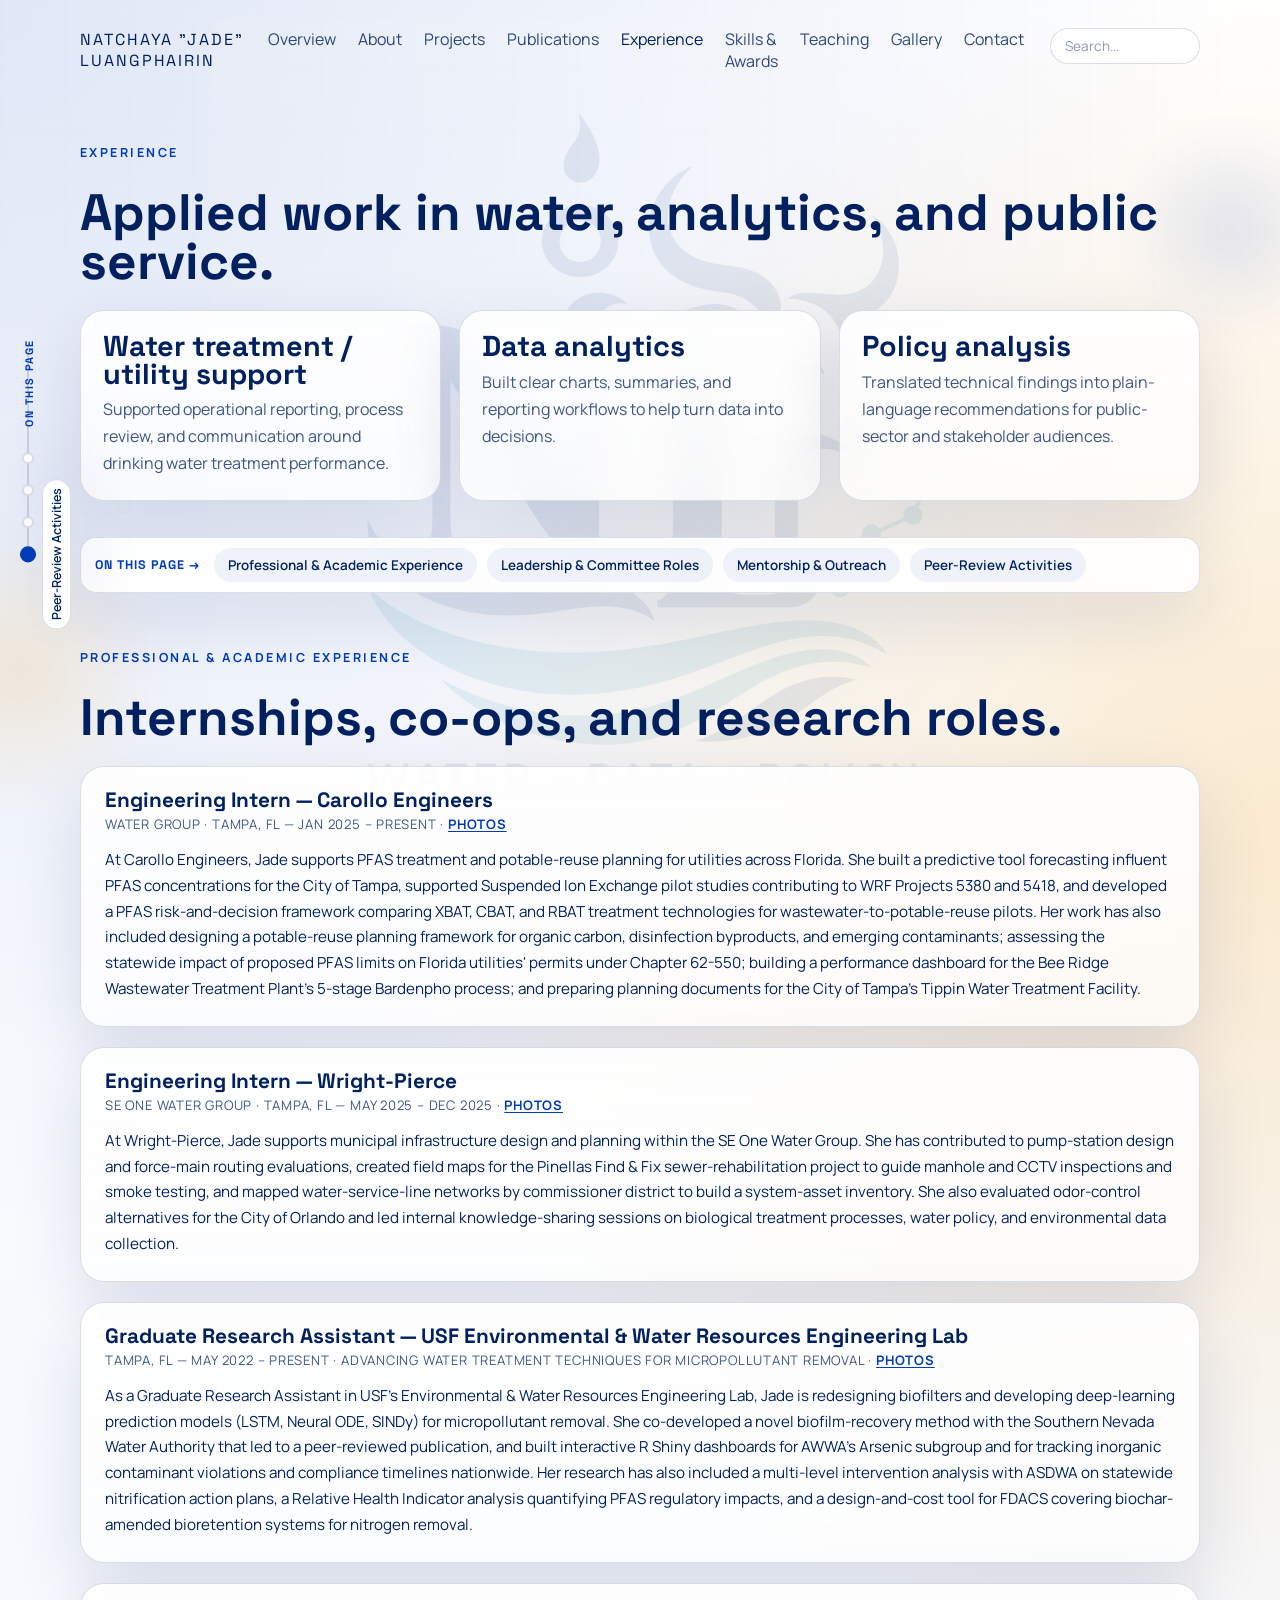
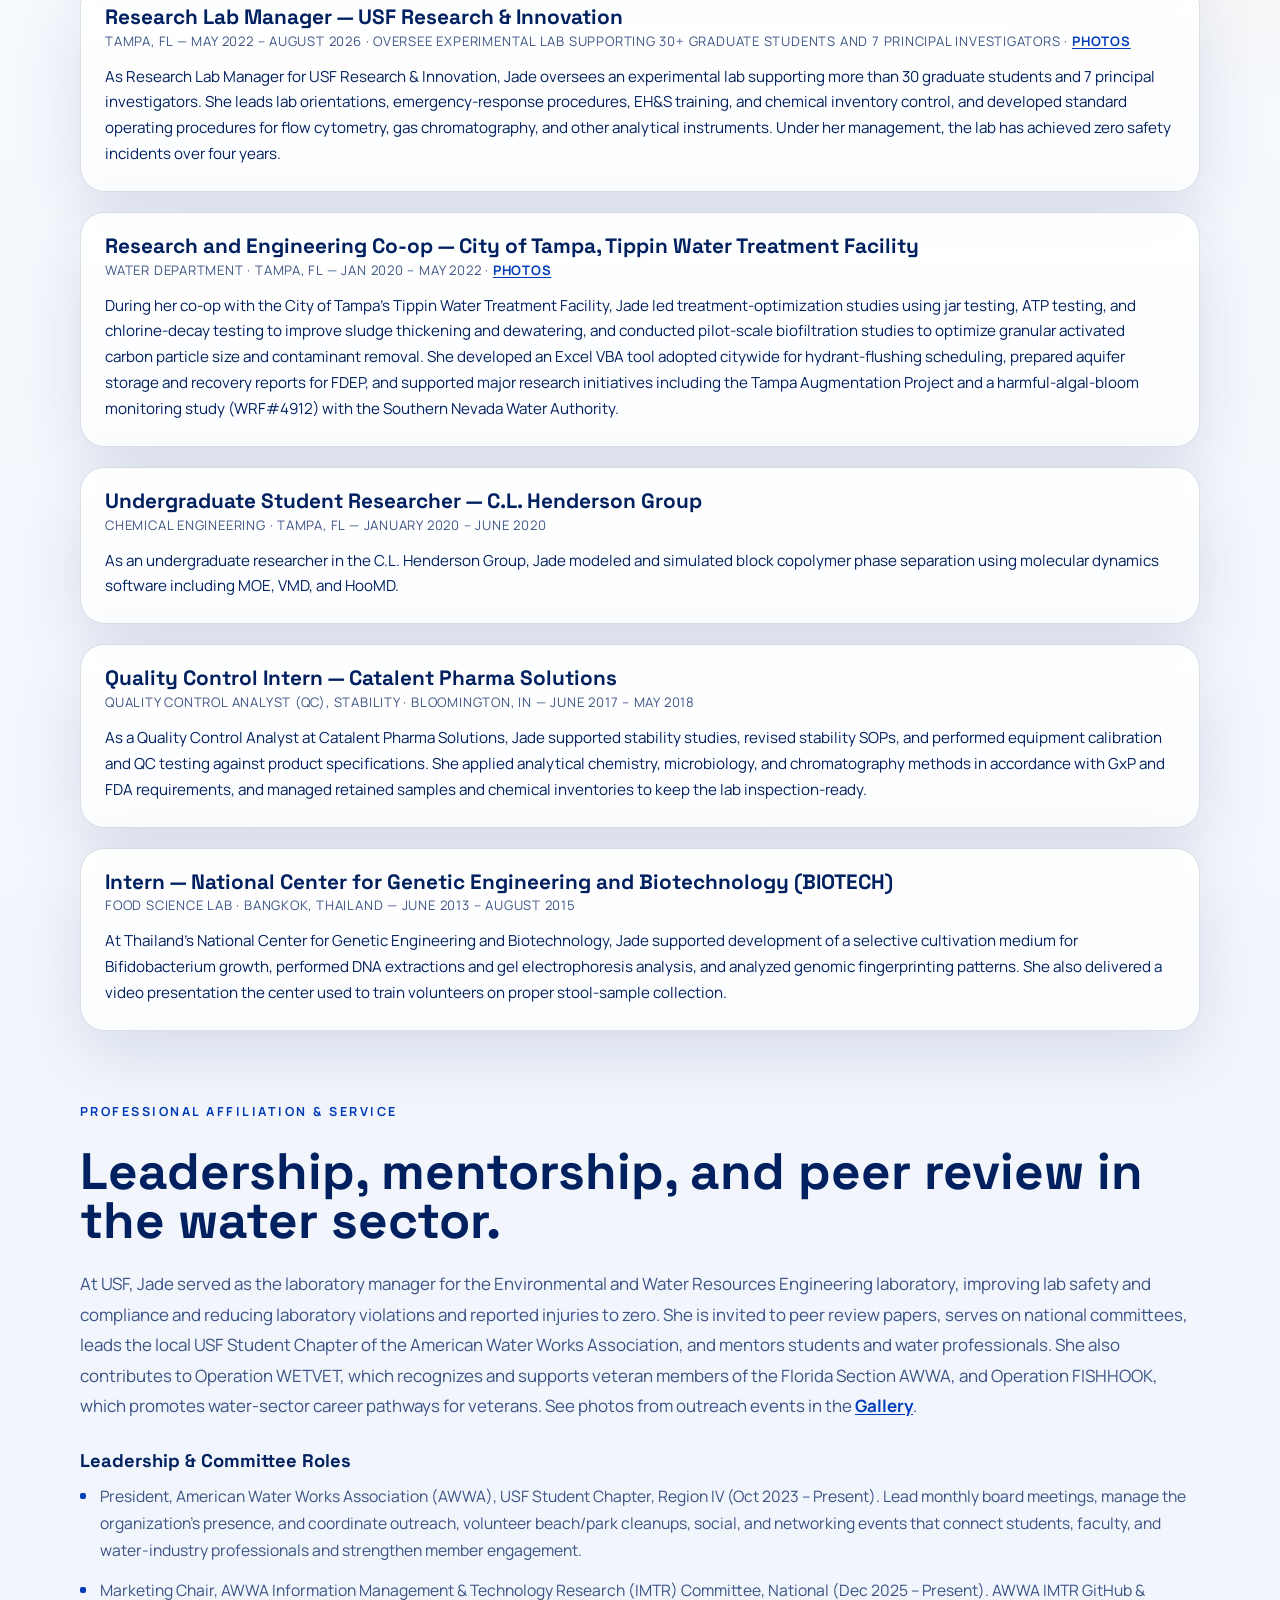
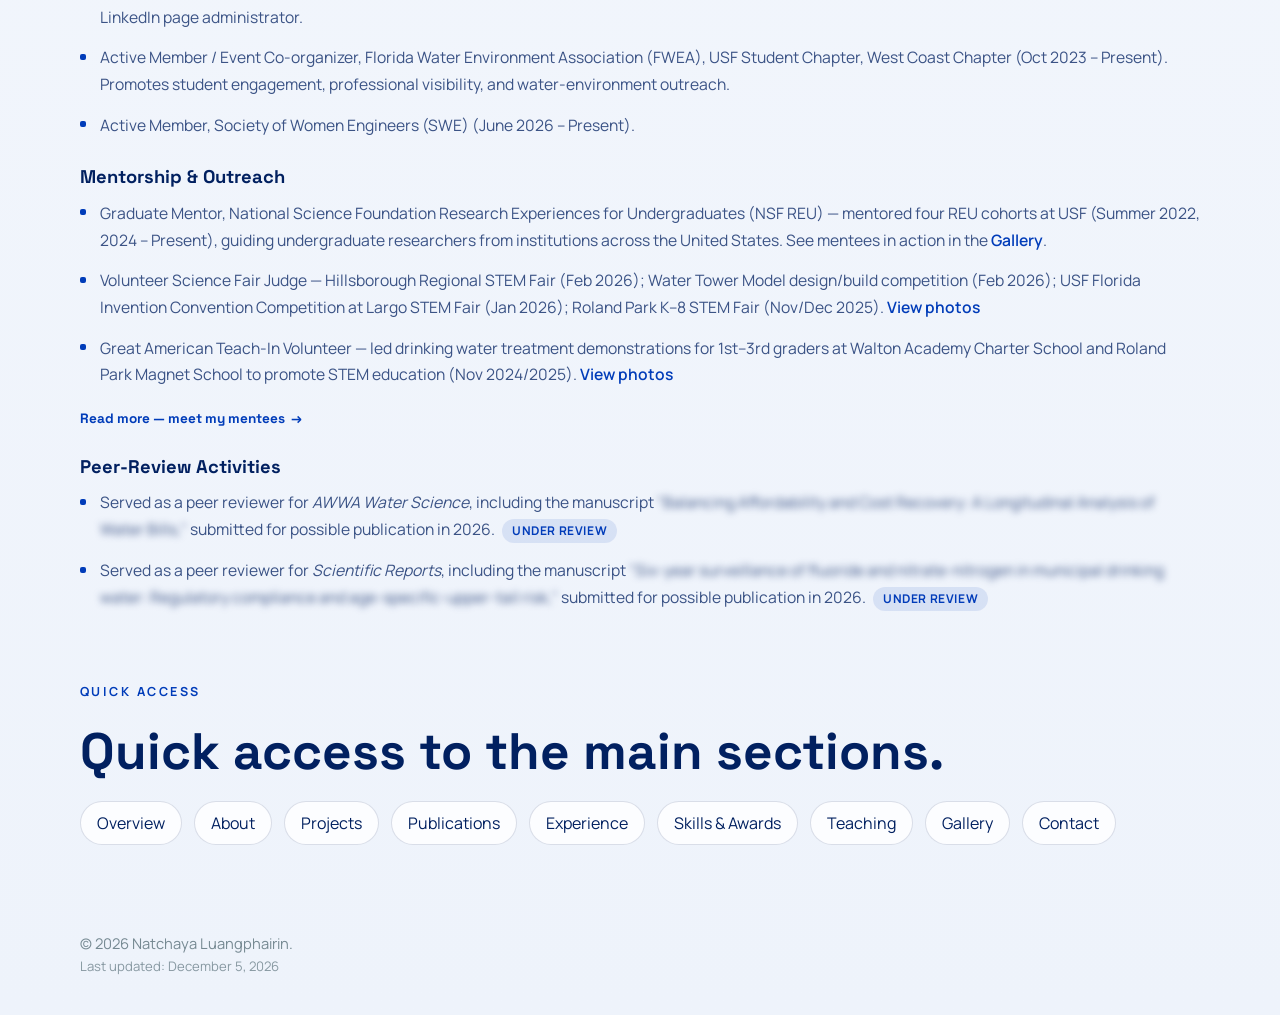
<file: experience.html>
<!DOCTYPE html>
<html lang="en">
<head>
  <meta charset="UTF-8" />
  <meta name="viewport" content="width=device-width, initial-scale=1.0" />
  <meta name="description" content="Applied experience in water treatment, analytics, and policy from Natchaya &quot;Jade&quot; Luangphairin." />
  <title>Experience — Jade's Field Notes</title>
  <link rel="preconnect" href="https://fonts.googleapis.com" />
  <link rel="preconnect" href="https://fonts.gstatic.com" crossorigin />
  <link href="https://fonts.googleapis.com/css2?family=Manrope:wght@400;500;600;700;800&family=Space+Grotesk:wght@500;700&display=swap" rel="stylesheet" />
  <link rel="stylesheet" href="styles.css?v=35" />
</head>
<body>
  <div class="bg-grid" aria-hidden="true"></div>
  <div class="bg-orb bg-orb-a" aria-hidden="true"></div>
  <div class="bg-orb bg-orb-b" aria-hidden="true"></div>
  <canvas class="ripple-canvas" aria-hidden="true"></canvas>

  <header class="topbar">
    <a class="brand" href="index.html">Natchaya "Jade" Luangphairin</a>
    <nav class="nav">
      <a href="index.html">Overview</a>
      <a href="about.html">About</a>
      <a href="projects.html">Projects</a>
      <a href="publications.html">Publications</a>
      <a href="experience.html" class="active">Experience</a>
      <a href="skills-awards.html">Skills &amp; Awards</a>
      <a href="teaching.html">Teaching</a>
      <a href="gallery.html">Gallery</a>
      <a href="contact.html">Contact</a>
      <div class="search-box">
        <input type="search" id="site-search" class="search-input" placeholder="Search..." aria-label="Search site" autocomplete="off" />
        <div class="search-results" id="search-results" hidden></div>
      </div>
    </nav>
  </header>

  <nav class="side-toc" aria-label="Track and jump to section">
    <span class="side-toc-heading">On This Page</span>
    <a class="side-toc-item" href="#professional-experience">
      <span class="side-toc-dot"></span>
      <span class="side-toc-label">Professional &amp; Academic Experience</span>
    </a>
    <a class="side-toc-item" href="#leadership-committee-roles">
      <span class="side-toc-dot"></span>
      <span class="side-toc-label">Leadership &amp; Committee Roles</span>
    </a>
    <a class="side-toc-item" href="#mentorship-outreach">
      <span class="side-toc-dot"></span>
      <span class="side-toc-label">Mentorship &amp; Outreach</span>
    </a>
    <a class="side-toc-item" href="#peer-review-activities">
      <span class="side-toc-dot"></span>
      <span class="side-toc-label">Peer-Review Activities</span>
    </a>
  </nav>

  <main>
    <section class="section" id="experience-overview">
      <div class="section-heading reveal">
        <p class="eyebrow">Experience</p>
        <h2>Applied work in water, analytics, and public service.</h2>
      </div>

      <div class="experience-list">
        <article class="experience-item reveal delay-1">
          <h3>Water treatment / utility support</h3>
          <p>Supported operational reporting, process review, and communication around drinking water treatment performance.</p>
        </article>
        <article class="experience-item reveal delay-2">
          <h3>Data analytics</h3>
          <p>Built clear charts, summaries, and reporting workflows to help turn data into decisions.</p>
        </article>
        <article class="experience-item reveal delay-3">
          <h3>Policy analysis</h3>
          <p>Translated technical findings into plain-language recommendations for public-sector and stakeholder audiences.</p>
        </article>
      </div>
    </section>

    <nav class="quick-nav reveal" aria-label="Jump to section">
      <span class="quick-nav-label">On This Page &rarr;</span>
      <a href="#professional-experience">Professional &amp; Academic Experience</a>
      <a href="#leadership-committee-roles">Leadership &amp; Committee Roles</a>
      <a href="#mentorship-outreach">Mentorship &amp; Outreach</a>
      <a href="#peer-review-activities">Peer-Review Activities</a>
    </nav>

    <section class="section" id="professional-experience">
      <div class="section-heading reveal">
        <p class="eyebrow">Professional &amp; Academic Experience</p>
        <h2>Internships, co-ops, and research roles.</h2>
      </div>

      <div class="job-list reveal delay-1">
        <article class="job-entry">
          <div class="job-heading">
            <h3>Engineering Intern — Carollo Engineers</h3>
            <p class="job-meta">Water Group · Tampa, FL — Jan 2025 – Present · <a href="gallery.html#gallery-wild">Photos</a></p>
          </div>
          <p class="job-summary">At Carollo Engineers, Jade supports PFAS treatment and potable-reuse planning for utilities across Florida. She built a predictive tool forecasting influent PFAS concentrations for the City of Tampa, supported Suspended Ion Exchange pilot studies contributing to WRF Projects 5380 and 5418, and developed a PFAS risk-and-decision framework comparing XBAT, CBAT, and RBAT treatment technologies for wastewater-to-potable-reuse pilots. Her work has also included designing a potable-reuse planning framework for organic carbon, disinfection byproducts, and emerging contaminants; assessing the statewide impact of proposed PFAS limits on Florida utilities' permits under Chapter 62-550; building a performance dashboard for the Bee Ridge Wastewater Treatment Plant's 5-stage Bardenpho process; and preparing planning documents for the City of Tampa's Tippin Water Treatment Facility.</p>
        </article>

        <article class="job-entry">
          <div class="job-heading">
            <h3>Engineering Intern — Wright-Pierce</h3>
            <p class="job-meta">SE One Water Group · Tampa, FL — May 2025 – Dec 2025 · <a href="gallery.html#gallery-wild">Photos</a></p>
          </div>
          <p class="job-summary">At Wright-Pierce, Jade supports municipal infrastructure design and planning within the SE One Water Group. She has contributed to pump-station design and force-main routing evaluations, created field maps for the Pinellas Find &amp; Fix sewer-rehabilitation project to guide manhole and CCTV inspections and smoke testing, and mapped water-service-line networks by commissioner district to build a system-asset inventory. She also evaluated odor-control alternatives for the City of Orlando and led internal knowledge-sharing sessions on biological treatment processes, water policy, and environmental data collection.</p>
        </article>

        <article class="job-entry">
          <div class="job-heading">
            <h3>Graduate Research Assistant — USF Environmental &amp; Water Resources Engineering Lab</h3>
            <p class="job-meta">Tampa, FL — May 2022 – Present · Advancing water treatment techniques for micropollutant removal · <a href="gallery.html#gallery-science">Photos</a></p>
          </div>
          <p class="job-summary">As a Graduate Research Assistant in USF's Environmental &amp; Water Resources Engineering Lab, Jade is redesigning biofilters and developing deep-learning prediction models (LSTM, Neural ODE, SINDy) for micropollutant removal. She co-developed a novel biofilm-recovery method with the Southern Nevada Water Authority that led to a peer-reviewed publication, and built interactive R Shiny dashboards for AWWA's Arsenic subgroup and for tracking inorganic contaminant violations and compliance timelines nationwide. Her research has also included a multi-level intervention analysis with ASDWA on statewide nitrification action plans, a Relative Health Indicator analysis quantifying PFAS regulatory impacts, and a design-and-cost tool for FDACS covering biochar-amended bioretention systems for nitrogen removal.</p>
        </article>

        <article class="job-entry">
          <div class="job-heading">
            <h3>Research Lab Manager — USF Research &amp; Innovation</h3>
            <p class="job-meta">Tampa, FL — May 2022 – August 2026 · Oversee experimental lab supporting 30+ graduate students and 7 principal investigators · <a href="gallery.html#gallery-science">Photos</a></p>
          </div>
          <p class="job-summary">As Research Lab Manager for USF Research &amp; Innovation, Jade oversees an experimental lab supporting more than 30 graduate students and 7 principal investigators. She leads lab orientations, emergency-response procedures, EH&amp;S training, and chemical inventory control, and developed standard operating procedures for flow cytometry, gas chromatography, and other analytical instruments. Under her management, the lab has achieved zero safety incidents over four years.</p>
        </article>

        <article class="job-entry">
          <div class="job-heading">
            <h3>Research and Engineering Co-op — City of Tampa, Tippin Water Treatment Facility</h3>
            <p class="job-meta">Water Department · Tampa, FL — Jan 2020 – May 2022 · <a href="gallery.html#gallery-wild">Photos</a></p>
          </div>
          <p class="job-summary">During her co-op with the City of Tampa's Tippin Water Treatment Facility, Jade led treatment-optimization studies using jar testing, ATP testing, and chlorine-decay testing to improve sludge thickening and dewatering, and conducted pilot-scale biofiltration studies to optimize granular activated carbon particle size and contaminant removal. She developed an Excel VBA tool adopted citywide for hydrant-flushing scheduling, prepared aquifer storage and recovery reports for FDEP, and supported major research initiatives including the Tampa Augmentation Project and a harmful-algal-bloom monitoring study (WRF#4912) with the Southern Nevada Water Authority.</p>
        </article>

        <article class="job-entry">
          <div class="job-heading">
            <h3>Undergraduate Student Researcher — C.L. Henderson Group</h3>
            <p class="job-meta">Chemical Engineering · Tampa, FL — January 2020 – June 2020</p>
          </div>
          <p class="job-summary">As an undergraduate researcher in the C.L. Henderson Group, Jade modeled and simulated block copolymer phase separation using molecular dynamics software including MOE, VMD, and HooMD.</p>
        </article>

        <article class="job-entry">
          <div class="job-heading">
            <h3>Quality Control Intern — Catalent Pharma Solutions</h3>
            <p class="job-meta">Quality Control Analyst (QC), Stability · Bloomington, IN — June 2017 – May 2018</p>
          </div>
          <p class="job-summary">As a Quality Control Analyst at Catalent Pharma Solutions, Jade supported stability studies, revised stability SOPs, and performed equipment calibration and QC testing against product specifications. She applied analytical chemistry, microbiology, and chromatography methods in accordance with GxP and FDA requirements, and managed retained samples and chemical inventories to keep the lab inspection-ready.</p>
        </article>

        <article class="job-entry">
          <div class="job-heading">
            <h3>Intern — National Center for Genetic Engineering and Biotechnology (BIOTECH)</h3>
            <p class="job-meta">Food Science Lab · Bangkok, Thailand — June 2013 – August 2015</p>
          </div>
          <p class="job-summary">At Thailand's National Center for Genetic Engineering and Biotechnology, Jade supported development of a selective cultivation medium for Bifidobacterium growth, performed DNA extractions and gel electrophoresis analysis, and analyzed genomic fingerprinting patterns. She also delivered a video presentation the center used to train volunteers on proper stool-sample collection.</p>
        </article>
      </div>
    </section>

    <section class="section" id="service">
      <div class="section-heading reveal">
        <p class="eyebrow">Professional Affiliation &amp; Service</p>
        <h2>Leadership, mentorship, and peer review in the water sector.</h2>
      </div>

      <p class="section-copy reveal delay-1">
        At USF, Jade served as the laboratory manager for the Environmental and Water Resources Engineering laboratory, improving lab safety and compliance and reducing laboratory violations and reported injuries to zero. She is invited to peer review papers, serves on national committees, leads the local USF Student Chapter of the American Water Works Association, and mentors students and water professionals. She also contributes to Operation WETVET, which recognizes and supports veteran members of the Florida Section AWWA, and Operation FISHHOOK, which promotes water-sector career pathways for veterans. See photos from outreach events in the <a href="gallery.html#gallery-hearts">Gallery</a>.
      </p>

      <div class="papers-group reveal delay-1" id="leadership-committee-roles">
        <h3>Leadership &amp; Committee Roles</h3>
        <ul class="papers-list">
          <li class="paper-item">
            President, American Water Works Association (AWWA), USF Student Chapter, Region IV (Oct 2023 – Present). Lead monthly board meetings, manage the organization's presence, and coordinate outreach, volunteer beach/park cleanups, social, and networking events that connect students, faculty, and water-industry professionals and strengthen member engagement.
          </li>
          <li class="paper-item">
            Marketing Chair, AWWA Information Management &amp; Technology Research (IMTR) Committee, National (Dec 2025 – Present). AWWA IMTR GitHub &amp; LinkedIn page administrator.
          </li>
          <li class="paper-item">
            Active Member / Event Co-organizer, Florida Water Environment Association (FWEA), USF Student Chapter, West Coast Chapter (Oct 2023 – Present). Promotes student engagement, professional visibility, and water-environment outreach.
          </li>
          <li class="paper-item">
            Active Member, Society of Women Engineers (SWE) (June 2026 – Present).
          </li>
        </ul>
      </div>

      <div class="papers-group reveal delay-2" id="mentorship-outreach">
        <h3>Mentorship &amp; Outreach</h3>
        <ul class="papers-list">
          <li class="paper-item">
            Graduate Mentor, National Science Foundation Research Experiences for Undergraduates (NSF REU) — mentored four REU cohorts at USF (Summer 2022, 2024 – Present), guiding undergraduate researchers from institutions across the United States. See mentees in action in the <a href="gallery.html#gallery-reus">Gallery</a>.
          </li>
          <li class="paper-item">
            Volunteer Science Fair Judge — Hillsborough Regional STEM Fair (Feb 2026); Water Tower Model design/build competition (Feb 2026); USF Florida Invention Convention Competition at Largo STEM Fair (Jan 2026); Roland Park K–8 STEM Fair (Nov/Dec 2025). <a href="gallery.html#gallery-hearts">View photos</a>
          </li>
          <li class="paper-item">
            Great American Teach-In Volunteer — led drinking water treatment demonstrations for 1st–3rd graders at Walton Academy Charter School and Roland Park Magnet School to promote STEM education (Nov 2024/2025). <a href="gallery.html#gallery-hearts">View photos</a>
          </li>
        </ul>

        <details class="mentees-details">
          <summary>Read more — meet my mentees</summary>
          <div class="mentees-grid">
            <article class="mentee-card">
              <div class="mentee-photo">
                <!-- Swap for: <img src="photos/mentees/sarah-fee.jpg" alt="Sarah Fee" /> -->
                <span>SF</span>
              </div>
              <div class="mentee-info">
                <h4>Sarah Fee</h4>
                <p class="mentee-role">University of South Florida · Environmental Engineering (USF REU, Fall 2024 – Present)</p>
                <p class="mentee-project"><span class="underline">Project title:</span> The Invisible Threat: Traditional culture-based monitoring misses the VBNC state</p>
              </div>
            </article>

            <article class="mentee-card">
              <div class="mentee-photo">
                <!-- Swap for: <img src="photos/mentees/marie-compere.jpg" alt="Marie Emmanuelle Compere" /> -->
                <span>MC</span>
              </div>
              <div class="mentee-info">
                <h4>Marie Emmanuelle Compere</h4>
                <p class="mentee-role">College of Central Florida · Biology (NSF REU, Summer 2024)</p>
                <p class="mentee-project"><span class="underline">Project title:</span> Evaluating Seasonal Impacts on Microbial Growth and Contaminant Removal in a Drinking Water Biological Filter</p>
              </div>
            </article>

            <article class="mentee-card">
              <div class="mentee-photo">
                <!-- Swap for: <img src="photos/mentees/toheedat-bakare.jpg" alt="Toheedat Aderemi Bakare" /> -->
                <span>TB</span>
              </div>
              <div class="mentee-info">
                <h4>Toheedat Aderemi Bakare</h4>
                <p class="mentee-role">University of North Carolina–Chapel Hill · Environmental Health Science (NSF REU, Summer 2022)</p>
                <p class="mentee-project"><span class="underline">Project title:</span> The Use of Biofiltration in Degradation of Salicylic Acid and Nitrate Pollution</p>
              </div>
            </article>

            <article class="mentee-card">
              <div class="mentee-photo">
                <!-- Swap for: <img src="photos/mentees/sky-embray.jpg" alt="Sky Embray" /> -->
                <span>SE</span>
              </div>
              <div class="mentee-info">
                <h4>Sky Embray</h4>
                <p class="mentee-role">Trinity College · Environmental Science, Public Policy &amp; Law (NSF REU, Summer 2022)</p>
                <p class="mentee-project"><span class="underline">Project title:</span> The Efficiency and Range of Biofiltration in Drinking Water Treatment</p>
              </div>
            </article>
          </div>
        </details>
      </div>

      <div class="papers-group reveal delay-3" id="peer-review-activities">
        <h3>Peer-Review Activities</h3>
        <ul class="papers-list">
          <li class="paper-item">
            Served as a peer reviewer for <em>AWWA Water Science</em>, including the manuscript <span class="blur-text">"Balancing Affordability and Cost Recovery: A Longitudinal Analysis of Water Bills,"</span> submitted for possible publication in 2026. <span class="paper-status">Under review</span>
          </li>
          <li class="paper-item">
            Served as a peer reviewer for <em>Scientific Reports</em>, including the manuscript <span class="blur-text">"Six-year surveillance of fluoride and nitrate-nitrogen in municipal drinking water: Regulatory compliance and age-specific-upper-tail risk,"</span> submitted for possible publication in 2026. <span class="paper-status">Under review</span>
          </li>
        </ul>
      </div>
    </section>

    <section class="section" id="quick-access">
      <div class="section-heading reveal">
        <p class="eyebrow">Quick Access</p>
        <h2>Quick access to the main sections.</h2>
      </div>

      <div class="links-grid">
        <a class="link-pill reveal delay-1" href="index.html">Overview</a>
        <a class="link-pill reveal delay-1" href="about.html">About</a>
        <a class="link-pill reveal delay-1" href="projects.html">Projects</a>
        <a class="link-pill reveal delay-2" href="publications.html">Publications</a>
        <a class="link-pill reveal delay-2" href="experience.html">Experience</a>
        <a class="link-pill reveal delay-2" href="skills-awards.html">Skills &amp; Awards</a>
        <a class="link-pill reveal delay-3" href="teaching.html">Teaching</a>
        <a class="link-pill reveal delay-3" href="gallery.html">Gallery</a>
        <a class="link-pill reveal delay-3" href="contact.html">Contact</a>
      </div>
    </section>
  </main>

  <footer class="footer">
    <p>© <span id="year"></span> Natchaya Luangphairin.</p>
    <p class="footer-updated">Last updated: <span id="last-updated"></span></p>
  </footer>

  <script src="script.js?v=19"></script>
</body>
</html>
</file>
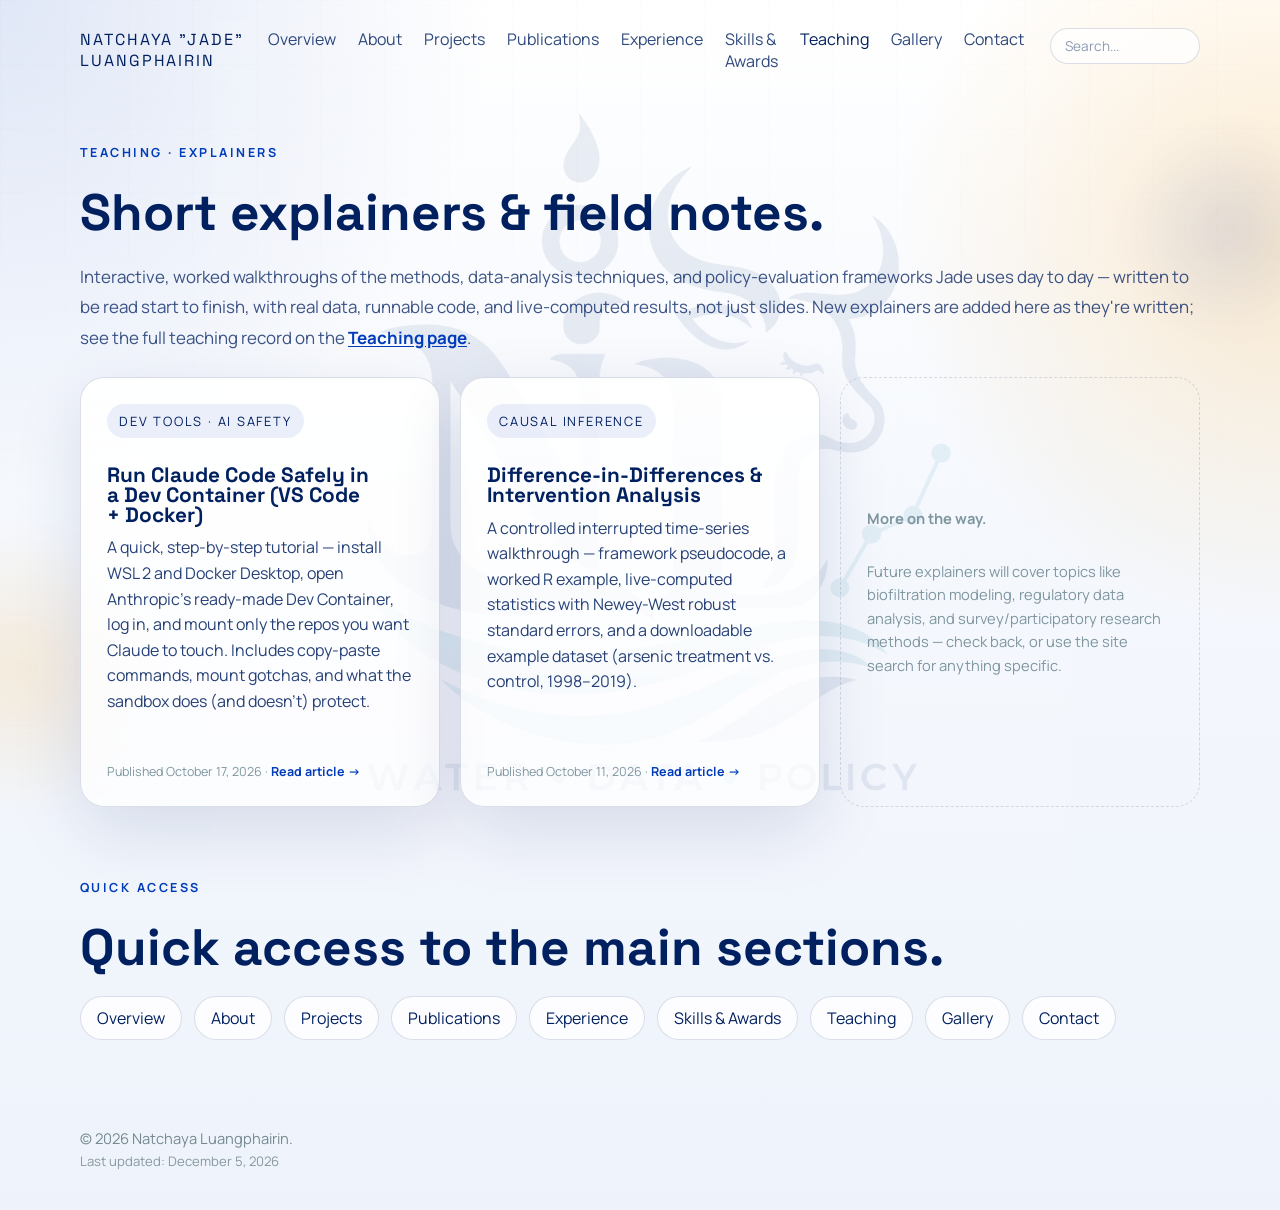
<file: explainers.html>
<!DOCTYPE html>
<html lang="en">
<head>
  <meta charset="UTF-8" />
  <meta name="viewport" content="width=device-width, initial-scale=1.0" />
  <meta name="description" content="Short, interactive explainers on methods, data analysis, and policy evaluation from Natchaya &quot;Jade&quot; Luangphairin." />
  <title>Explainers — Jade's Field Notes</title>
  <link rel="preconnect" href="https://fonts.googleapis.com" />
  <link rel="preconnect" href="https://fonts.gstatic.com" crossorigin />
  <link href="https://fonts.googleapis.com/css2?family=Manrope:wght@400;500;600;700;800&family=Space+Grotesk:wght@500;700&display=swap" rel="stylesheet" />
  <link rel="stylesheet" href="styles.css?v=35" />
</head>
<body>
  <div class="bg-grid" aria-hidden="true"></div>
  <div class="bg-orb bg-orb-a" aria-hidden="true"></div>
  <div class="bg-orb bg-orb-b" aria-hidden="true"></div>
  <canvas class="ripple-canvas" aria-hidden="true"></canvas>

  <header class="topbar">
    <a class="brand" href="index.html">Natchaya "Jade" Luangphairin</a>
    <nav class="nav">
      <a href="index.html">Overview</a>
      <a href="about.html">About</a>
      <a href="projects.html">Projects</a>
      <a href="publications.html">Publications</a>
      <a href="experience.html">Experience</a>
      <a href="skills-awards.html">Skills &amp; Awards</a>
      <a href="teaching.html" class="active">Teaching</a>
      <a href="gallery.html">Gallery</a>
      <a href="contact.html">Contact</a>
      <div class="search-box">
        <input type="search" id="site-search" class="search-input" placeholder="Search..." aria-label="Search site" autocomplete="off" />
        <div class="search-results" id="search-results" hidden></div>
      </div>
    </nav>
  </header>

  <main>
    <section class="section" id="explainers-overview">
      <div class="section-heading reveal">
        <p class="eyebrow">Teaching &middot; Explainers</p>
        <h2>Short explainers &amp; field notes.</h2>
      </div>

      <p class="section-copy reveal delay-1">
        Interactive, worked walkthroughs of the methods, data-analysis techniques, and policy-evaluation frameworks Jade uses day to day &mdash; written to be read start to finish, with real data, runnable code, and live-computed results, not just slides. New explainers are added here as they're written; see the full teaching record on the <a href="teaching.html#teaching-experience">Teaching page</a>.
      </p>

      <div class="explainer-grid reveal delay-2">
        <a class="explainer-card" href="claude-code-dev-container.html">
          <span class="card-label">Dev Tools &middot; AI Safety</span>
          <h3>Run Claude Code Safely in a Dev Container (VS Code + Docker)</h3>
          <p>A quick, step-by-step tutorial &mdash; install WSL 2 and Docker Desktop, open Anthropic&rsquo;s ready-made Dev Container, log in, and mount only the repos you want Claude to touch. Includes copy-paste commands, mount gotchas, and what the sandbox does (and doesn&rsquo;t) protect.</p>
          <span class="explainer-card-date">Published October 17, 2026 &middot; <span class="explainer-read">Read article &rarr;</span></span>
        </a>

        <a class="explainer-card" href="intervention-analysis.html">
          <span class="card-label">Causal Inference</span>
          <h3>Difference-in-Differences &amp; Intervention Analysis</h3>
          <p>A controlled interrupted time-series walkthrough &mdash; framework pseudocode, a worked R example, live-computed statistics with Newey-West robust standard errors, and a downloadable example dataset (arsenic treatment vs. control, 1998&ndash;2019).</p>
          <span class="explainer-card-date">Published October 11, 2026 &middot; <span class="explainer-read">Read article &rarr;</span></span>
        </a>

        <div class="explainer-coming-soon">
          <p><strong>More on the way.</strong></p>
          <p>Future explainers will cover topics like biofiltration modeling, regulatory data analysis, and survey/participatory research methods &mdash; check back, or use the site search for anything specific.</p>
        </div>
      </div>
    </section>

    <section class="section" id="quick-access">
      <div class="section-heading reveal">
        <p class="eyebrow">Quick Access</p>
        <h2>Quick access to the main sections.</h2>
      </div>

      <div class="links-grid">
        <a class="link-pill reveal delay-1" href="index.html">Overview</a>
        <a class="link-pill reveal delay-1" href="about.html">About</a>
        <a class="link-pill reveal delay-1" href="projects.html">Projects</a>
        <a class="link-pill reveal delay-2" href="publications.html">Publications</a>
        <a class="link-pill reveal delay-2" href="experience.html">Experience</a>
        <a class="link-pill reveal delay-2" href="skills-awards.html">Skills &amp; Awards</a>
        <a class="link-pill reveal delay-3" href="teaching.html">Teaching</a>
        <a class="link-pill reveal delay-3" href="gallery.html">Gallery</a>
        <a class="link-pill reveal delay-3" href="contact.html">Contact</a>
      </div>
    </section>
  </main>

  <footer class="footer">
    <p>© <span id="year"></span> Natchaya Luangphairin.</p>
    <p class="footer-updated">Last updated: <span id="last-updated"></span></p>
  </footer>

  <script src="script.js?v=19"></script>
</body>
</html>
</file>
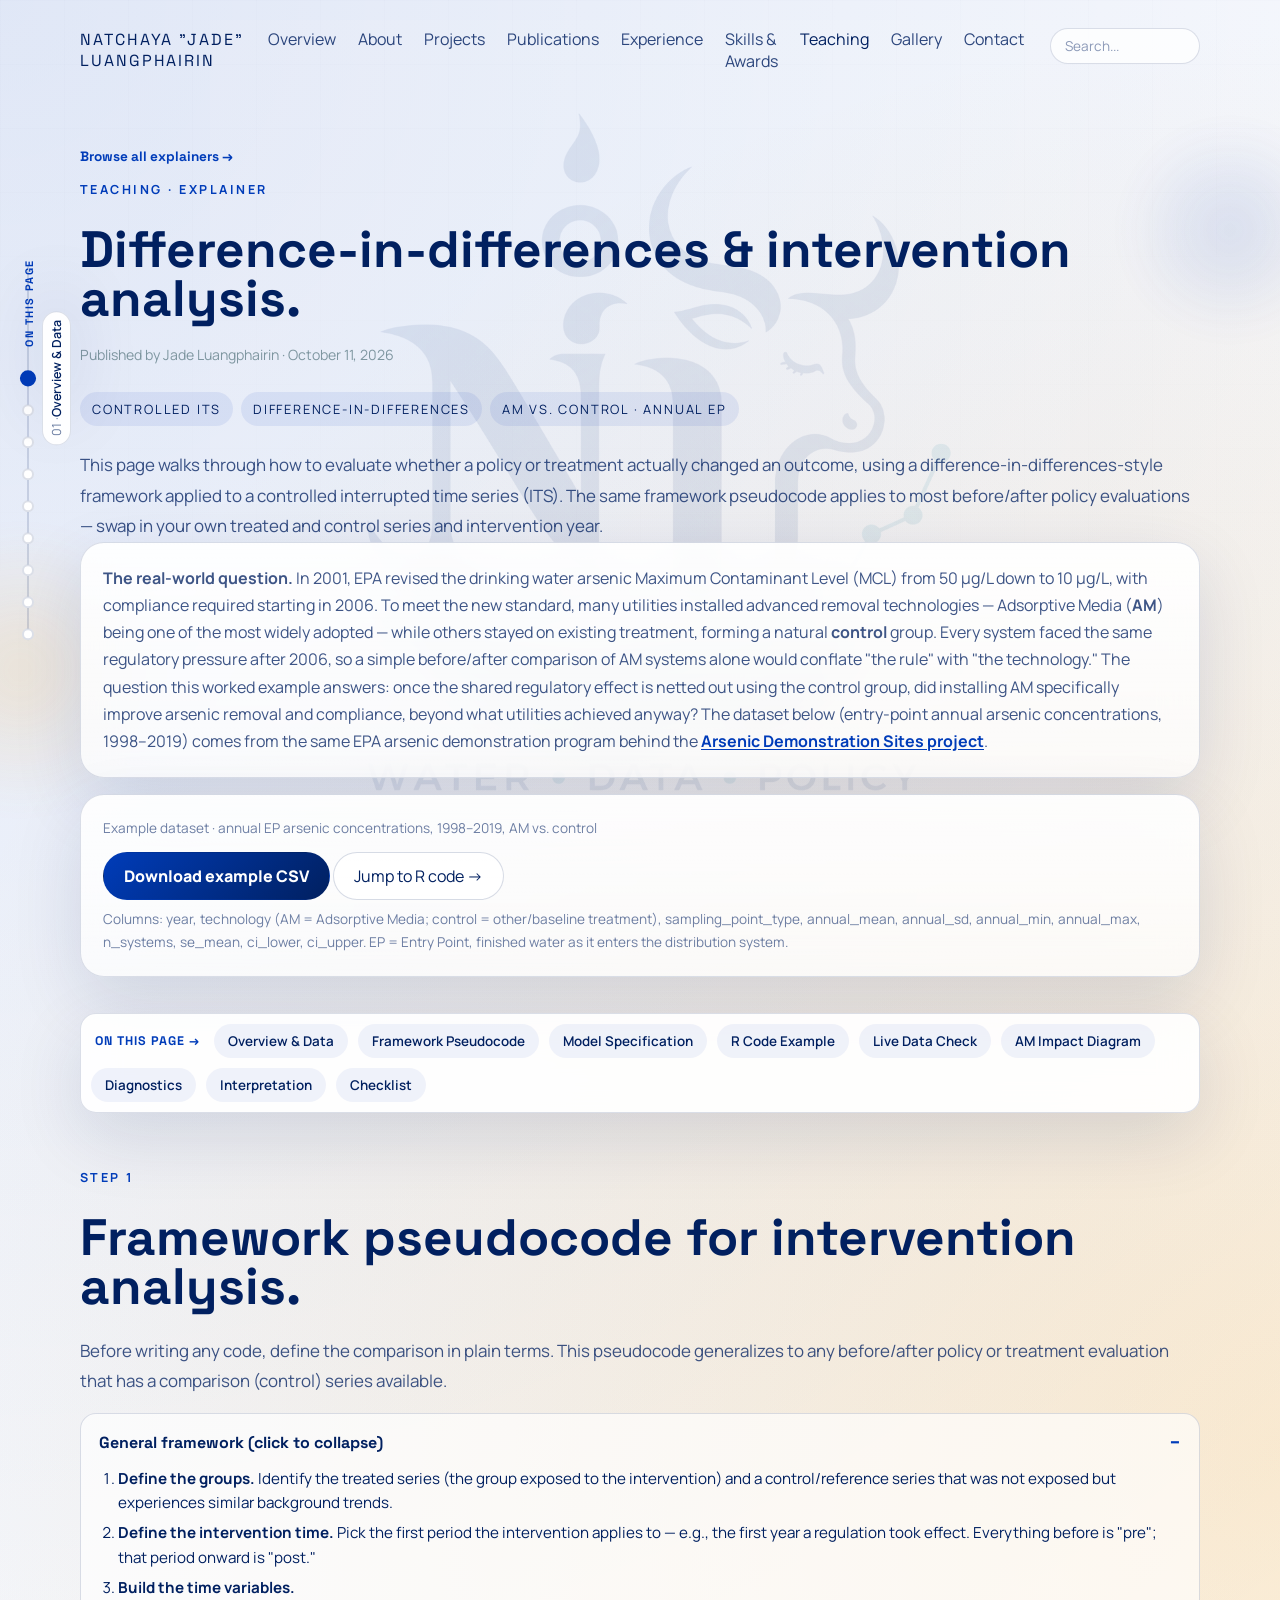
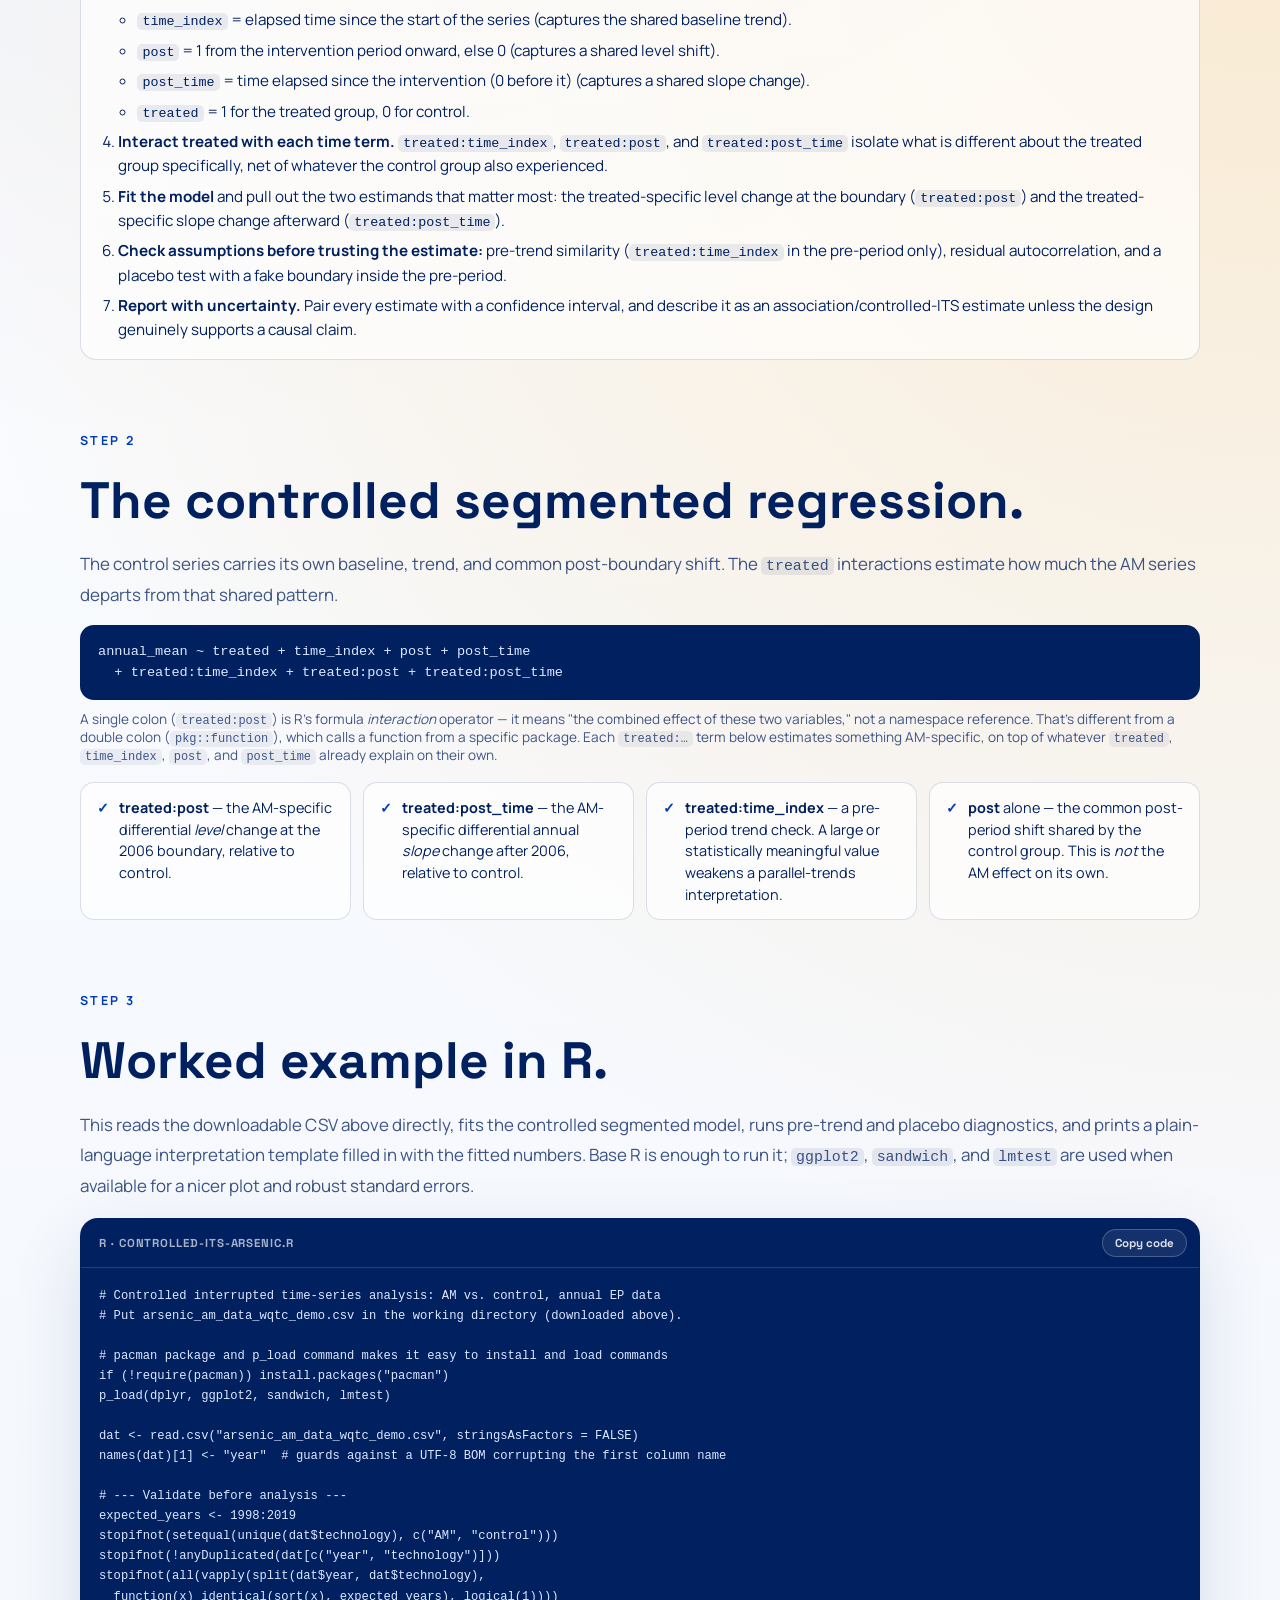
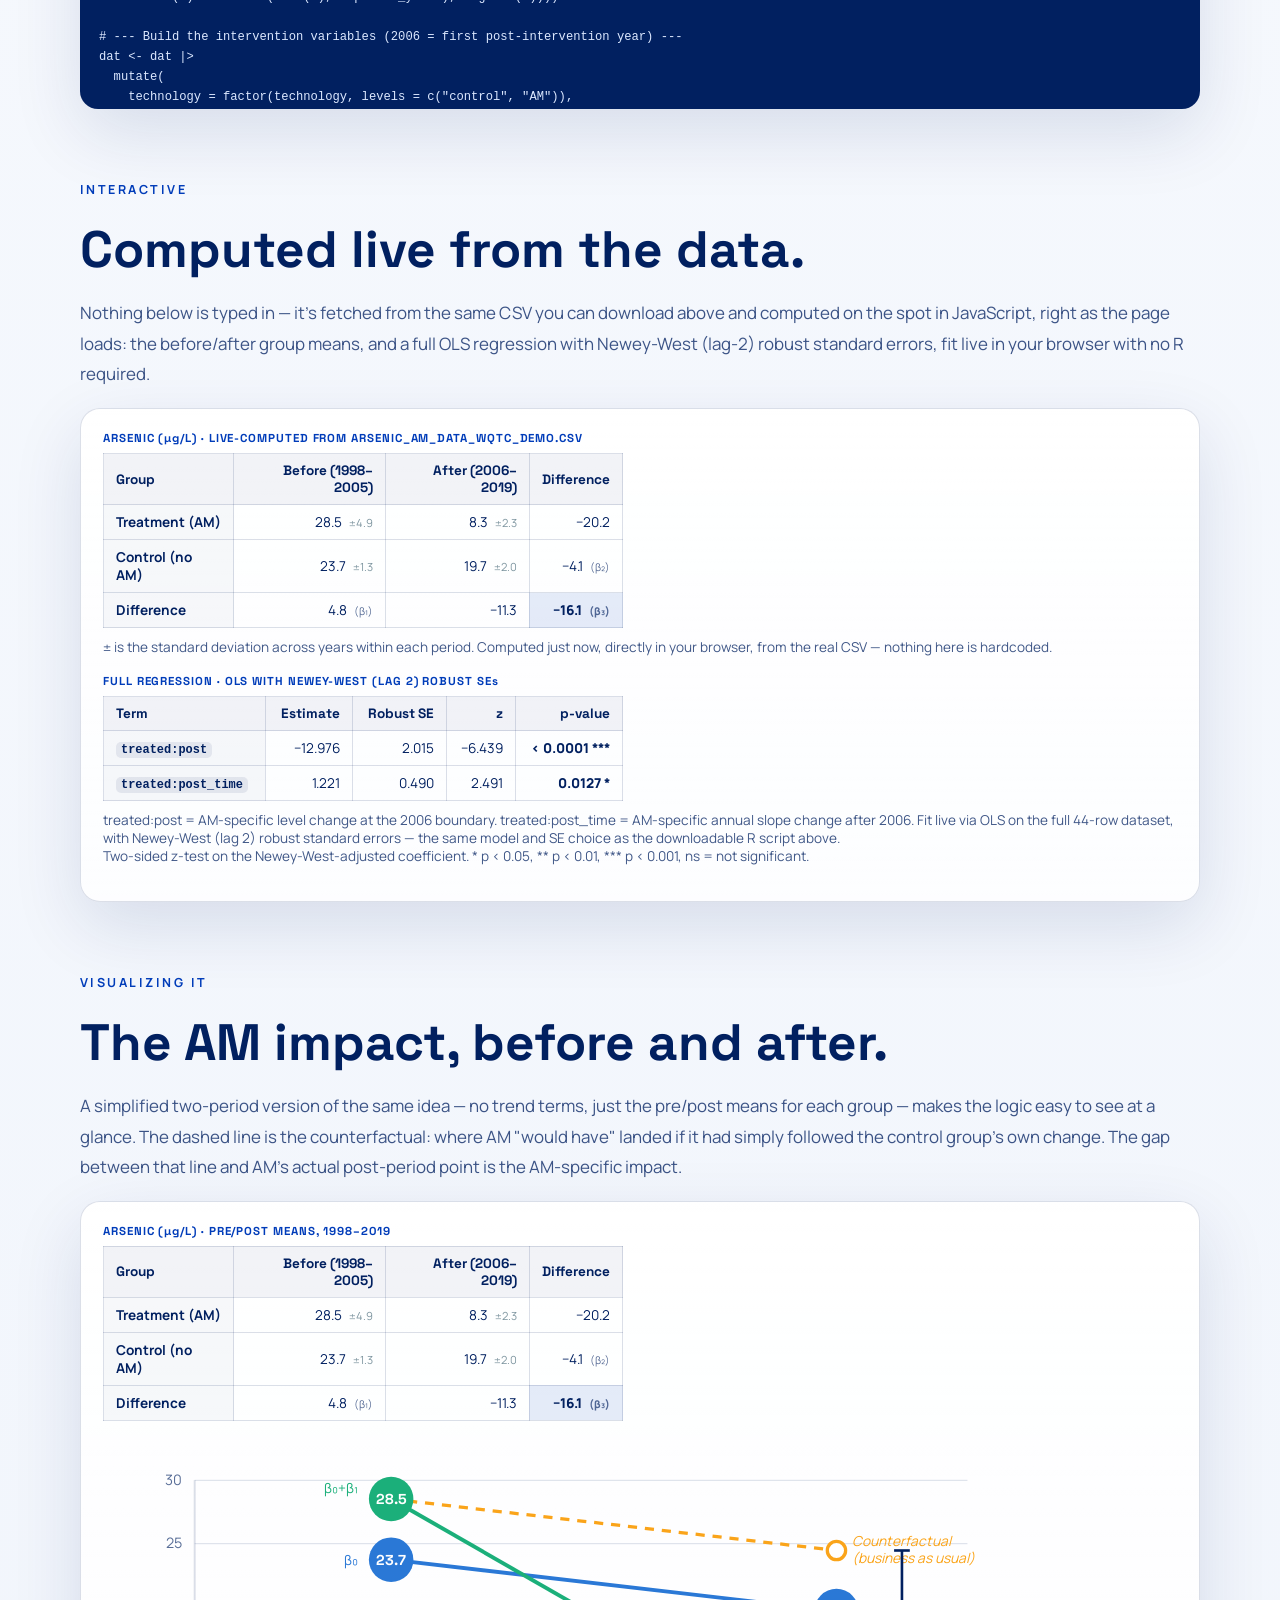
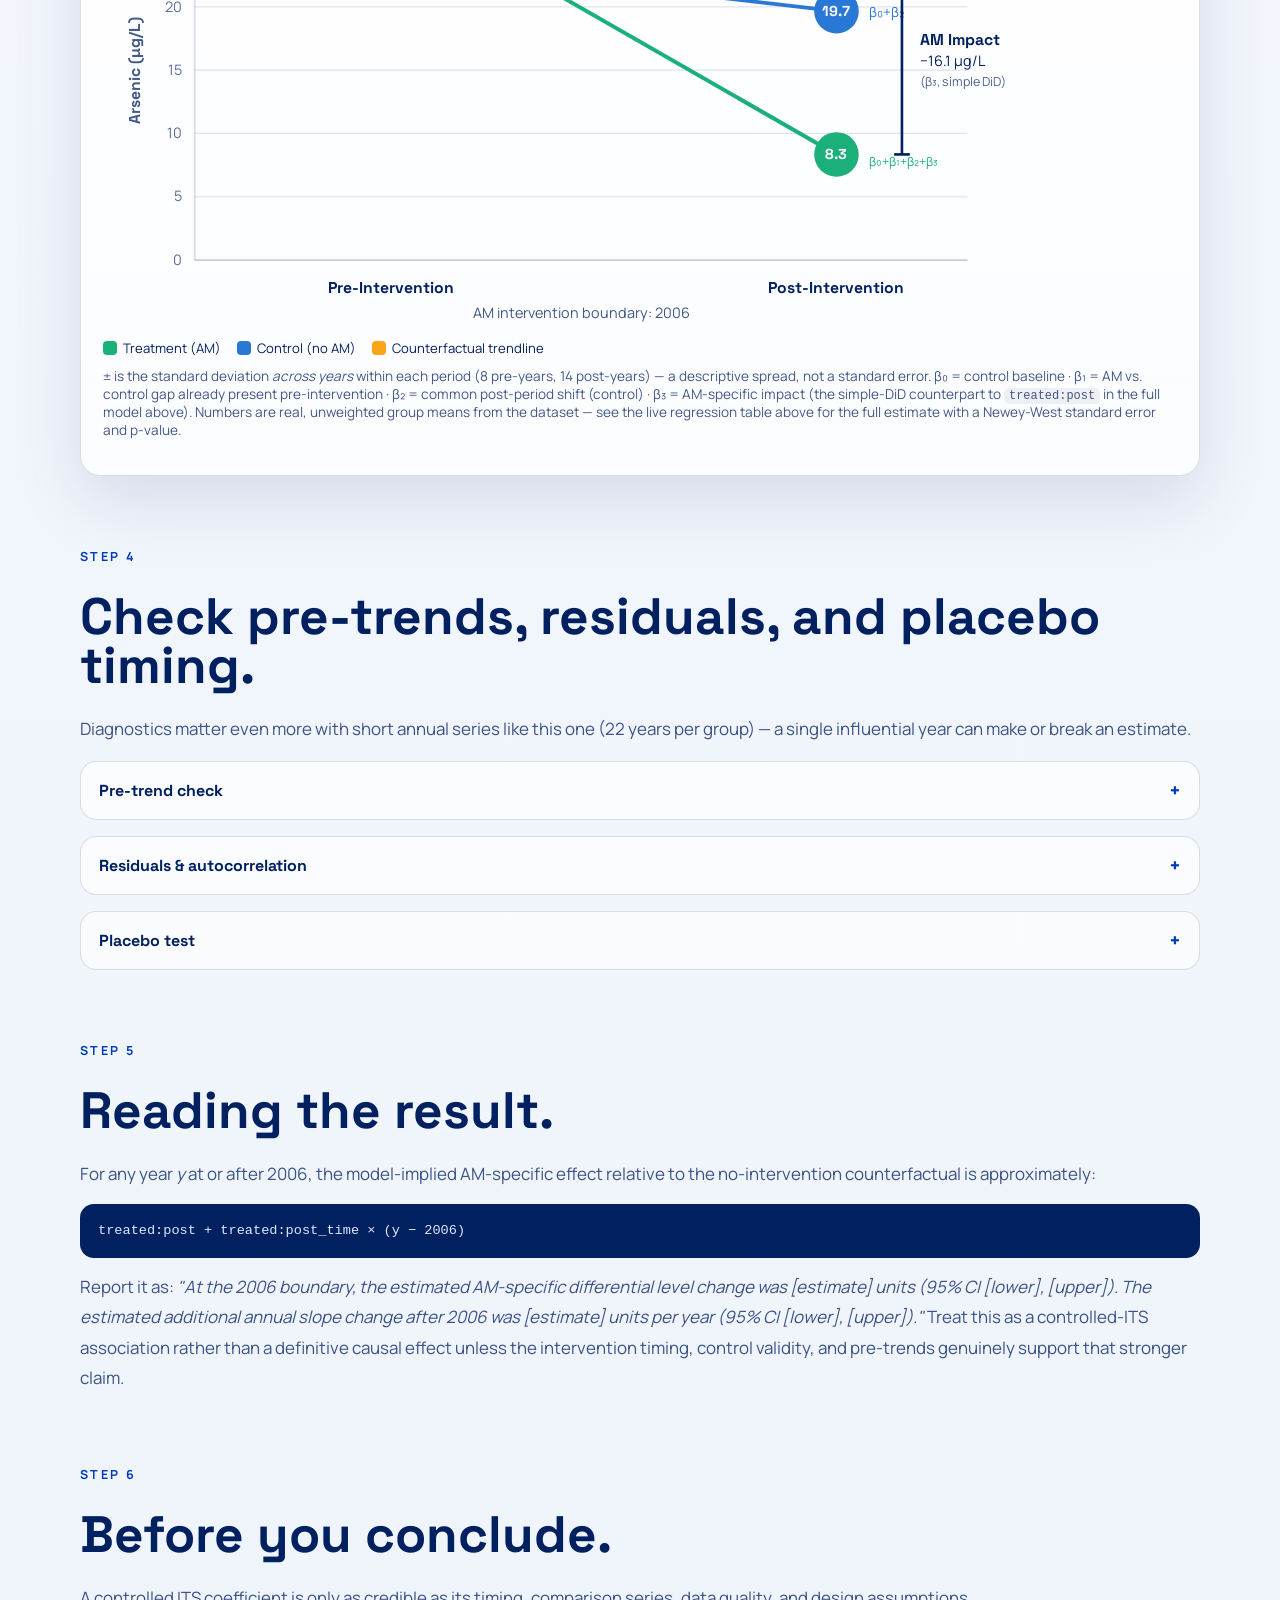
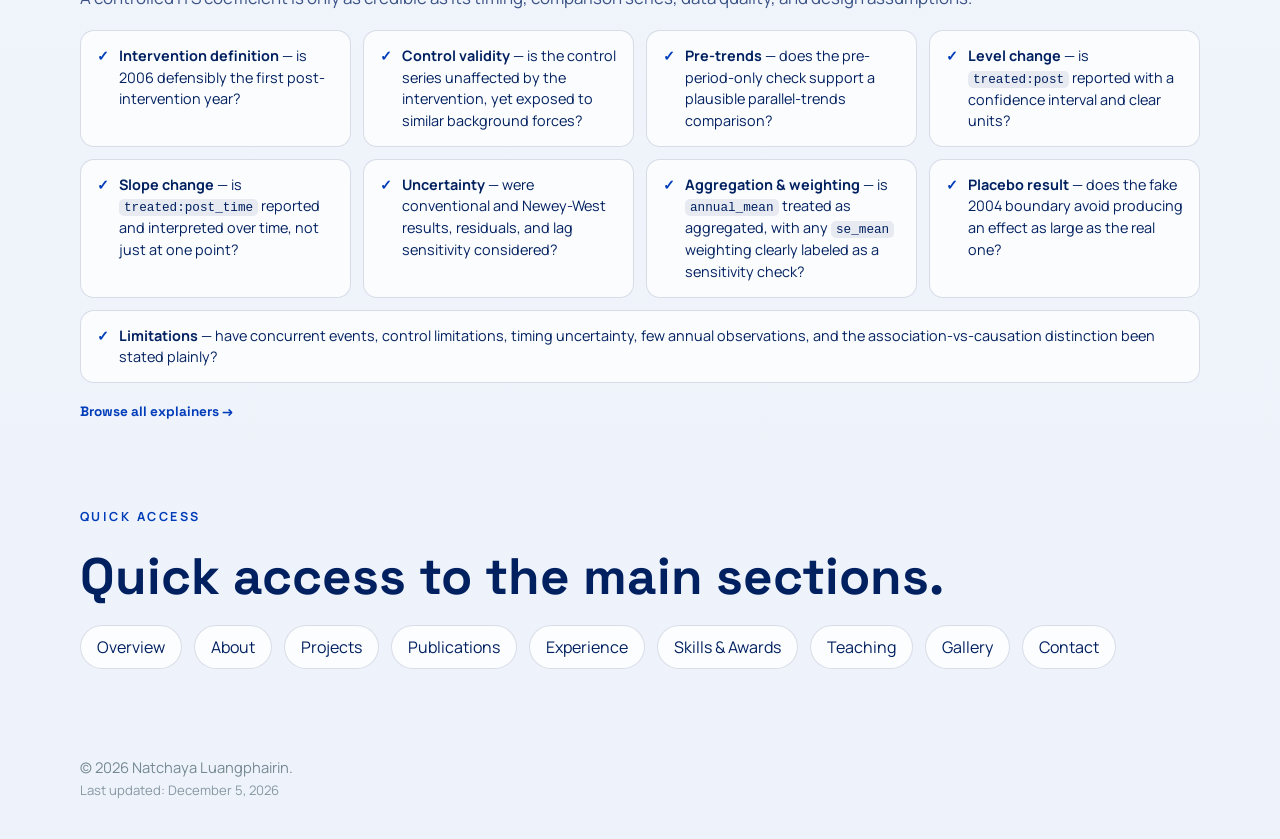
<file: intervention-analysis.html>
<!DOCTYPE html>
<html lang="en">
<head>
  <meta charset="UTF-8" />
  <meta name="viewport" content="width=device-width, initial-scale=1.0" />
  <meta name="description" content="An interactive walkthrough of difference-in-differences and controlled interrupted time-series intervention analysis, with R code and a downloadable example dataset." />
  <title>Intervention Analysis — Jade's Field Notes</title>
  <link rel="preconnect" href="https://fonts.googleapis.com" />
  <link rel="preconnect" href="https://fonts.gstatic.com" crossorigin />
  <link href="https://fonts.googleapis.com/css2?family=Manrope:wght@400;500;600;700;800&family=Space+Grotesk:wght@500;700&display=swap" rel="stylesheet" />
  <link rel="stylesheet" href="styles.css?v=35" />
</head>
<body>
  <div class="bg-grid" aria-hidden="true"></div>
  <div class="bg-orb bg-orb-a" aria-hidden="true"></div>
  <div class="bg-orb bg-orb-b" aria-hidden="true"></div>
  <canvas class="ripple-canvas" aria-hidden="true"></canvas>

  <header class="topbar">
    <a class="brand" href="index.html">Natchaya "Jade" Luangphairin</a>
    <nav class="nav">
      <a href="index.html">Overview</a>
      <a href="about.html">About</a>
      <a href="projects.html">Projects</a>
      <a href="publications.html">Publications</a>
      <a href="experience.html">Experience</a>
      <a href="skills-awards.html">Skills &amp; Awards</a>
      <a href="teaching.html" class="active">Teaching</a>
      <a href="gallery.html">Gallery</a>
      <a href="contact.html">Contact</a>
      <div class="search-box">
        <input type="search" id="site-search" class="search-input" placeholder="Search..." aria-label="Search site" autocomplete="off" />
        <div class="search-results" id="search-results" hidden></div>
      </div>
    </nav>
  </header>

  <nav class="side-toc is-article" aria-label="Track and jump to section">
    <span class="side-toc-heading">On This Page</span>
    <a class="side-toc-item" href="#overview">
      <span class="side-toc-dot"></span>
      <span class="side-toc-label">Overview &amp; Data</span>
    </a>
    <a class="side-toc-item" href="#framework">
      <span class="side-toc-dot"></span>
      <span class="side-toc-label">Framework Pseudocode</span>
    </a>
    <a class="side-toc-item" href="#model">
      <span class="side-toc-dot"></span>
      <span class="side-toc-label">Model Specification</span>
    </a>
    <a class="side-toc-item" href="#r-code">
      <span class="side-toc-dot"></span>
      <span class="side-toc-label">R Code Example</span>
    </a>
    <a class="side-toc-item" href="#live-r">
      <span class="side-toc-dot"></span>
      <span class="side-toc-label">Live Data Check</span>
    </a>
    <a class="side-toc-item" href="#did-diagram">
      <span class="side-toc-dot"></span>
      <span class="side-toc-label">AM Impact Diagram</span>
    </a>
    <a class="side-toc-item" href="#diagnostics">
      <span class="side-toc-dot"></span>
      <span class="side-toc-label">Diagnostics</span>
    </a>
    <a class="side-toc-item" href="#interpretation">
      <span class="side-toc-dot"></span>
      <span class="side-toc-label">Interpretation</span>
    </a>
    <a class="side-toc-item" href="#checklist">
      <span class="side-toc-dot"></span>
      <span class="side-toc-label">Checklist</span>
    </a>
  </nav>

  <main>
    <section class="section" id="overview">
      <a class="article-back-link reveal" href="explainers.html">Browse all explainers &rarr;</a>
      <div class="section-heading reveal">
        <p class="eyebrow">Teaching &middot; Explainer</p>
        <h2>Difference-in-differences &amp; intervention analysis.</h2>
        <p class="article-byline">Published by Jade Luangphairin &middot; October 11, 2026</p>
        <div class="topic-pills">
          <span class="card-label">Controlled ITS</span>
          <span class="card-label">Difference-in-Differences</span>
          <span class="card-label">AM vs. Control &middot; Annual EP</span>
        </div>
      </div>

      <p class="section-copy reveal delay-1">
        This page walks through how to evaluate whether a policy or treatment actually changed an outcome, using a difference-in-differences-style framework applied to a controlled interrupted time series (ITS). The same framework pseudocode applies to most before/after policy evaluations &mdash; swap in your own treated and control series and intervention year.
      </p>

      <div class="teaching-panel reveal delay-2">
        <p style="margin:0;">
          <strong>The real-world question.</strong> In 2001, EPA revised the drinking water arsenic Maximum Contaminant Level (MCL) from 50 &micro;g/L down to 10 &micro;g/L, with compliance required starting in 2006. To meet the new standard, many utilities installed advanced removal technologies &mdash; Adsorptive Media (<strong>AM</strong>) being one of the most widely adopted &mdash; while others stayed on existing treatment, forming a natural <strong>control</strong> group. Every system faced the same regulatory pressure after 2006, so a simple before/after comparison of AM systems alone would conflate "the rule" with "the technology." The question this worked example answers: once the shared regulatory effect is netted out using the control group, did installing AM specifically improve arsenic removal and compliance, beyond what utilities achieved anyway? The dataset below (entry-point annual arsenic concentrations, 1998&ndash;2019) comes from the same EPA arsenic demonstration program behind the <a href="projects.html#project-arsenic">Arsenic Demonstration Sites project</a>.
        </p>
      </div>

      <div class="teaching-panel reveal delay-2">
        <p class="data-note" style="margin-top:0;">Example dataset &middot; annual EP arsenic concentrations, 1998&ndash;2019, AM vs. control</p>
        <div class="hero-actions" style="margin-top:12px;">
          <a class="button button-primary" href="documents/Teaching/demo data/arsenic_am_data_wqtc_demo.csv" download="arsenic_am_data_wqtc_demo.csv">Download example CSV</a>
          <a class="button button-secondary" href="#r-code">Jump to R code →</a>
        </div>
        <p class="data-note">Columns: year, technology (AM = Adsorptive Media; control = other/baseline treatment), sampling_point_type, annual_mean, annual_sd, annual_min, annual_max, n_systems, se_mean, ci_lower, ci_upper. EP = Entry Point, finished water as it enters the distribution system.</p>
      </div>
    </section>

    <nav class="quick-nav reveal" aria-label="Jump to section">
      <span class="quick-nav-label">On This Page &rarr;</span>
      <a href="#overview">Overview &amp; Data</a>
      <a href="#framework">Framework Pseudocode</a>
      <a href="#model">Model Specification</a>
      <a href="#r-code">R Code Example</a>
      <a href="#live-r">Live Data Check</a>
      <a href="#did-diagram">AM Impact Diagram</a>
      <a href="#diagnostics">Diagnostics</a>
      <a href="#interpretation">Interpretation</a>
      <a href="#checklist">Checklist</a>
    </nav>

    <section class="section" id="framework">
      <div class="section-heading reveal">
        <p class="eyebrow">Step 1</p>
        <h2>Framework pseudocode for intervention analysis.</h2>
      </div>

      <p class="section-copy reveal delay-1">
        Before writing any code, define the comparison in plain terms. This pseudocode generalizes to any before/after policy or treatment evaluation that has a comparison (control) series available.
      </p>

      <details class="method-details reveal delay-2" open>
        <summary>General framework (click to collapse)</summary>
        <div class="method-body">
          <ol>
            <li><strong>Define the groups.</strong> Identify the treated series (the group exposed to the intervention) and a control/reference series that was not exposed but experiences similar background trends.</li>
            <li><strong>Define the intervention time.</strong> Pick the first period the intervention applies to &mdash; e.g., the first year a regulation took effect. Everything before is "pre"; that period onward is "post."</li>
            <li><strong>Build the time variables.</strong>
              <ul>
                <li><code>time_index</code> = elapsed time since the start of the series (captures the shared baseline trend).</li>
                <li><code>post</code> = 1 from the intervention period onward, else 0 (captures a shared level shift).</li>
                <li><code>post_time</code> = time elapsed since the intervention (0 before it) (captures a shared slope change).</li>
                <li><code>treated</code> = 1 for the treated group, 0 for control.</li>
              </ul>
            </li>
            <li><strong>Interact treated with each time term.</strong> <code>treated:time_index</code>, <code>treated:post</code>, and <code>treated:post_time</code> isolate what is different about the treated group specifically, net of whatever the control group also experienced.</li>
            <li><strong>Fit the model</strong> and pull out the two estimands that matter most: the treated-specific level change at the boundary (<code>treated:post</code>) and the treated-specific slope change afterward (<code>treated:post_time</code>).</li>
            <li><strong>Check assumptions before trusting the estimate:</strong> pre-trend similarity (<code>treated:time_index</code> in the pre-period only), residual autocorrelation, and a placebo test with a fake boundary inside the pre-period.</li>
            <li><strong>Report with uncertainty.</strong> Pair every estimate with a confidence interval, and describe it as an association/controlled-ITS estimate unless the design genuinely supports a causal claim.</li>
          </ol>
        </div>
      </details>
    </section>

    <section class="section" id="model">
      <div class="section-heading reveal">
        <p class="eyebrow">Step 2</p>
        <h2>The controlled segmented regression.</h2>
      </div>

      <p class="section-copy reveal delay-1">
        The control series carries its own baseline, trend, and common post-boundary shift. The <code>treated</code> interactions estimate how much the AM series departs from that shared pattern.
      </p>

      <div class="formula-block reveal delay-2">annual_mean ~ treated + time_index + post + post_time
  + treated:time_index + treated:post + treated:post_time</div>

      <p class="data-note">
        A single colon (<code>treated:post</code>) is R's formula <em>interaction</em> operator &mdash; it means "the combined effect of these two variables," not a namespace reference. That's different from a double colon (<code>pkg::function</code>), which calls a function from a specific package. Each <code>treated:&hellip;</code> term below estimates something AM-specific, on top of whatever <code>treated</code>, <code>time_index</code>, <code>post</code>, and <code>post_time</code> already explain on their own.
      </p>

      <div class="checklist-grid reveal delay-2" style="margin-top:18px;">
        <div class="checklist-item"><span><strong>treated:post</strong> &mdash; the AM-specific differential <em>level</em> change at the 2006 boundary, relative to control.</span></div>
        <div class="checklist-item"><span><strong>treated:post_time</strong> &mdash; the AM-specific differential annual <em>slope</em> change after 2006, relative to control.</span></div>
        <div class="checklist-item"><span><strong>treated:time_index</strong> &mdash; a pre-period trend check. A large or statistically meaningful value weakens a parallel-trends interpretation.</span></div>
        <div class="checklist-item"><span><strong>post</strong> alone &mdash; the common post-period shift shared by the control group. This is <em>not</em> the AM effect on its own.</span></div>
      </div>
    </section>

    <section class="section" id="r-code">
      <div class="section-heading reveal">
        <p class="eyebrow">Step 3</p>
        <h2>Worked example in R.</h2>
      </div>

      <p class="section-copy reveal delay-1">
        This reads the downloadable CSV above directly, fits the controlled segmented model, runs pre-trend and placebo diagnostics, and prints a plain-language interpretation template filled in with the fitted numbers. Base R is enough to run it; <code>ggplot2</code>, <code>sandwich</code>, and <code>lmtest</code> are used when available for a nicer plot and robust standard errors.
      </p>

      <div class="code-block reveal delay-2">
        <div class="code-block-bar">
          <p class="code-block-label">R &middot; controlled-its-arsenic.R</p>
          <button type="button" class="copy-code-btn" data-copy-target="r-code-block">Copy code</button>
        </div>
        <pre><code id="r-code-block"># Controlled interrupted time-series analysis: AM vs. control, annual EP data
# Put arsenic_am_data_wqtc_demo.csv in the working directory (downloaded above).

# pacman package and p_load command makes it easy to install and load commands
if (!require(pacman)) install.packages("pacman")
p_load(dplyr, ggplot2, sandwich, lmtest)

dat &lt;- read.csv("arsenic_am_data_wqtc_demo.csv", stringsAsFactors = FALSE)
names(dat)[1] &lt;- "year"  # guards against a UTF-8 BOM corrupting the first column name

# --- Validate before analysis ---
expected_years &lt;- 1998:2019
stopifnot(setequal(unique(dat$technology), c("AM", "control")))
stopifnot(!anyDuplicated(dat[c("year", "technology")]))
stopifnot(all(vapply(split(dat$year, dat$technology),
  function(x) identical(sort(x), expected_years), logical(1))))

# --- Build the intervention variables (2006 = first post-intervention year) ---
dat &lt;- dat |&gt;
  mutate(
    technology = factor(technology, levels = c("control", "AM")),
    treated    = as.integer(technology == "AM"),
    time_index = year - 1998,
    post       = as.integer(year &gt;= 2006),
    post_time  = pmax(year - 2006, 0),
    pre_period = year &lt; 2006
  )

# --- Descriptive pre/post means (not causal, just context) ---
dat |&gt;
  group_by(technology, post) |&gt;
  summarise(annual_mean = mean(annual_mean), .groups = "drop") |&gt;
  mutate(period = ifelse(post == 0, "1998-2005 (pre)", "2006-2019 (post)")) |&gt;
  select(technology, period, annual_mean) |&gt;
  print()

# --- Plot the two series with the intervention boundary marked ---
ggplot(dat, aes(year, annual_mean, colour = technology)) +
  geom_line(linewidth = 0.9) +
  geom_point(size = 2) +
  geom_vline(xintercept = 2006, linetype = "dashed", colour = "#b45309") +
  labs(title = "Annual EP mean: AM vs. control",
       subtitle = "Dashed line = 2006, first post-intervention year",
       x = "Year", y = "annual_mean", colour = "Technology") +
  theme_minimal(base_size = 12)

# --- Primary controlled segmented regression ---
model &lt;- lm(
  annual_mean ~ treated + time_index + post + post_time +
    treated:time_index + treated:post + treated:post_time,
  data = dat
)
summary(model)
cbind(estimate = coef(model), confint(model))

# --- Newey-West robust inference (lag = 2 as an annual-data starting point;
#     sensitivity-test other lags, there are few years per series) ---
nw_vcov &lt;- NeweyWest(model, lag = 2, prewhite = FALSE)
coeftest(model, vcov. = nw_vcov)

nw_se &lt;- sqrt(diag(nw_vcov))
nw_ci &lt;- data.frame(
  term     = names(coef(model)),
  estimate = coef(model),
  lower    = coef(model) - 1.96 * nw_se,
  upper    = coef(model) + 1.96 * nw_se,
  row.names = NULL
)

key &lt;- filter(nw_ci, term %in% c("treated:post", "treated:post_time"))
print(key)

# --- AM-specific effect over time relative to the no-intervention counterfactual ---
data.frame(year = 2006:2019) |&gt;
  mutate(am_specific_effect = coef(model)["treated:post"] +
           coef(model)["treated:post_time"] * (year - 2006)) |&gt;
  print()

# --- Pre-trend check (parallel trends) ---
pre_model &lt;- lm(annual_mean ~ treated + time_index + treated:time_index,
                 data = filter(dat, pre_period))
coef(summary(pre_model))["treated:time_index", , drop = FALSE]

# --- Placebo test: move the boundary to 2004, using only real pre-period years ---
placebo &lt;- dat |&gt;
  filter(pre_period) |&gt;
  mutate(
    placebo_post      = as.integer(year &gt;= 2004),
    placebo_post_time = pmax(year - 2004, 0)
  )
placebo_model &lt;- lm(
  annual_mean ~ treated + time_index + placebo_post + placebo_post_time +
    treated:time_index + treated:placebo_post + treated:placebo_post_time,
  data = placebo
)
coef(summary(placebo_model))[c("treated:placebo_post", "treated:placebo_post_time"), , drop = FALSE]

# --- Residuals over time (watch for patterns a 2006-only story wouldn't predict) ---
plot(dat$year, residuals(model), pch = 16, xlab = "Year", ylab = "Residual",
     main = "Residuals from controlled segmented model")
abline(h = 0, lty = 2)

# --- Plain-language summary, filled in from the fitted model at runtime ---
fmt   &lt;- function(x) formatC(x, digits = 2, format = "f")
level &lt;- filter(key, term == "treated:post")
slope &lt;- filter(key, term == "treated:post_time")
cat(sprintf(
  "At the 2006 boundary, the estimated AM-specific differential level change was %s units (95%% CI %s, %s). The estimated additional annual slope change after 2006 was %s units/year (95%% CI %s, %s).\n",
  fmt(level$estimate), fmt(level$lower), fmt(level$upper),
  fmt(slope$estimate), fmt(slope$lower), fmt(slope$upper)
))

# --- Optional sensitivity analysis: inverse-variance weighting ---
# annual_mean is already an aggregated value. The primary model above does NOT
# weight by annual_sd / n_systems / se_mean. As a sensitivity check only:
#
# weighted_model &lt;- lm(
#   annual_mean ~ treated + time_index + post + post_time +
#     treated:time_index + treated:post + treated:post_time,
#   data = dat, weights = 1 / dat$se_mean^2
# )
# summary(weighted_model)
#
# Compare coefficients and uncertainty against the unweighted primary model
# rather than reporting the weighted version alone.</code></pre>
      </div>
    </section>

    <section class="section" id="live-r">
      <div class="section-heading reveal">
        <p class="eyebrow">Interactive</p>
        <h2>Computed live from the data.</h2>
      </div>

      <p class="section-copy reveal delay-1">
        Nothing below is typed in &mdash; it's fetched from the same CSV you can download above and computed on the spot in JavaScript, right as the page loads: the before/after group means, and a full OLS regression with Newey-West (lag-2) robust standard errors, fit live in your browser with no R required.
      </p>

      <div class="did-diagram reveal delay-2">
        <table class="did-table" id="live-js-table">
          <caption>COMPUTING FROM ARSENIC_AM_DATA_WQTC_DEMO.CSV&hellip;</caption>
          <thead>
            <tr>
              <th scope="col" style="text-align:left;">Group</th>
              <th scope="col">Before (1998&ndash;2005)</th>
              <th scope="col">After (2006&ndash;2019)</th>
              <th scope="col">Difference</th>
            </tr>
          </thead>
          <tbody id="live-js-tbody">
            <tr><td colspan="4" style="text-align:center;">&hellip;</td></tr>
          </tbody>
        </table>
        <p class="data-note" id="live-js-note">Loading CSV&hellip;</p>

        <table class="did-table did-stats-table" id="live-reg-table">
          <caption>FULL REGRESSION &middot; OLS WITH NEWEY-WEST (LAG 2) ROBUST SEs</caption>
          <thead>
            <tr>
              <th scope="col" style="text-align:left;">Term</th>
              <th scope="col">Estimate</th>
              <th scope="col">Robust SE</th>
              <th scope="col">z</th>
              <th scope="col">p-value</th>
            </tr>
          </thead>
          <tbody id="live-reg-tbody">
            <tr><td colspan="5" style="text-align:center;">&hellip;</td></tr>
          </tbody>
        </table>
        <p class="data-note" id="live-reg-note">Fitting model&hellip;</p>
      </div>
    </section>

    <section class="section" id="did-diagram">
      <div class="section-heading reveal">
        <p class="eyebrow">Visualizing it</p>
        <h2>The AM impact, before and after.</h2>
      </div>

      <p class="section-copy reveal delay-1">
        A simplified two-period version of the same idea &mdash; no trend terms, just the pre/post means for each group &mdash; makes the logic easy to see at a glance. The dashed line is the counterfactual: where AM "would have" landed if it had simply followed the control group's own change. The gap between that line and AM's actual post-period point is the AM-specific impact.
      </p>

      <div class="did-diagram reveal delay-2">
        <table class="did-table">
          <caption>ARSENIC (&micro;g/L) &middot; PRE/POST MEANS, 1998&ndash;2019</caption>
          <thead>
            <tr>
              <th scope="col" style="text-align:left;">Group</th>
              <th scope="col">Before (1998&ndash;2005)</th>
              <th scope="col">After (2006&ndash;2019)</th>
              <th scope="col">Difference</th>
            </tr>
          </thead>
          <tbody>
            <tr>
              <th scope="row">Treatment (AM)</th>
              <td>28.5 <span class="did-sd">&plusmn;4.9</span></td>
              <td>8.3 <span class="did-sd">&plusmn;2.3</span></td>
              <td>&minus;20.2</td>
            </tr>
            <tr>
              <th scope="row">Control (no AM)</th>
              <td>23.7 <span class="did-sd">&plusmn;1.3</span></td>
              <td>19.7 <span class="did-sd">&plusmn;2.0</span></td>
              <td>&minus;4.1 <span class="did-beta">(&beta;&#8322;)</span></td>
            </tr>
            <tr>
              <th scope="row">Difference</th>
              <td>4.8 <span class="did-beta">(&beta;&#8321;)</span></td>
              <td>&minus;11.3</td>
              <td class="did-highlight">&minus;16.1 <span class="did-beta">(&beta;&#8323;)</span></td>
            </tr>
          </tbody>
        </table>

        <div class="did-svg-wrap">
          <svg viewBox="0 0 820 370" role="img" aria-label="Line chart showing arsenic concentration before and after the 2006 AM intervention for the treatment group and the control group, with a dashed counterfactual line and the AM impact gap marked on the right.">
            <!-- gridlines -->
            <g stroke="rgba(1,32,96,0.12)" stroke-width="1">
              <line x1="70" y1="320.0" x2="660" y2="320.0" />
              <line x1="70" y1="271.7" x2="660" y2="271.7" />
              <line x1="70" y1="223.3" x2="660" y2="223.3" />
              <line x1="70" y1="175.0" x2="660" y2="175.0" />
              <line x1="70" y1="126.7" x2="660" y2="126.7" />
              <line x1="70" y1="78.3" x2="660" y2="78.3" />
              <line x1="70" y1="30.0" x2="660" y2="30.0" />
            </g>
            <g fill="var(--text)" opacity="0.65" font-family="'DM Sans','Manrope',sans-serif" font-size="11" text-anchor="end">
              <text x="60" y="323.5">0</text>
              <text x="60" y="275.2">5</text>
              <text x="60" y="226.8">10</text>
              <text x="60" y="178.5">15</text>
              <text x="60" y="130.2">20</text>
              <text x="60" y="81.8">25</text>
              <text x="60" y="33.5">30</text>
            </g>
            <text x="28" y="175" transform="rotate(-90 28 175)" text-anchor="middle" fill="var(--text)" opacity="0.75" font-family="'Space Grotesk',sans-serif" font-size="12" font-weight="700">Arsenic (&micro;g/L)</text>

            <!-- axes -->
            <line x1="70" y1="30" x2="70" y2="320" stroke="var(--panel-border)" stroke-width="1.5" />
            <line x1="70" y1="320" x2="660" y2="320" stroke="var(--panel-border)" stroke-width="1.5" />

            <!-- x labels -->
            <text x="220" y="345" text-anchor="middle" fill="var(--text)" font-family="'Space Grotesk',sans-serif" font-size="12" font-weight="700">Pre-Intervention</text>
            <text x="560" y="345" text-anchor="middle" fill="var(--text)" font-family="'Space Grotesk',sans-serif" font-size="12" font-weight="700">Post-Intervention</text>
            <text x="365" y="364" text-anchor="middle" fill="var(--text)" opacity="0.75" font-family="'DM Sans','Manrope',sans-serif" font-size="11">AM intervention boundary: 2006</text>

            <!-- counterfactual dashed line -->
            <line x1="220" y1="44.3" x2="560" y2="83.6" stroke="var(--accent-gold)" stroke-width="2.5" stroke-dasharray="7 6" />
            <circle cx="560" cy="83.6" r="7" fill="#ffffff" stroke="var(--accent-gold)" stroke-width="2.5" />
            <text x="572" y="80" fill="var(--accent-gold)" font-family="'DM Sans','Manrope',sans-serif" font-size="10.5" font-style="italic">Counterfactual</text>
            <text x="572" y="93" fill="var(--accent-gold)" font-family="'DM Sans','Manrope',sans-serif" font-size="10.5" font-style="italic">(business as usual)</text>

            <!-- control line -->
            <line x1="220" y1="90.6" x2="560" y2="129.9" stroke="#2a78d6" stroke-width="3" />
            <circle cx="220" cy="90.6" r="17" fill="#2a78d6" />
            <text x="220" y="94.5" text-anchor="middle" fill="#ffffff" font-family="'Space Grotesk',sans-serif" font-size="11" font-weight="700">23.7</text>
            <circle cx="560" cy="129.9" r="17" fill="#2a78d6" />
            <text x="560" y="133.5" text-anchor="middle" fill="#ffffff" font-family="'Space Grotesk',sans-serif" font-size="11" font-weight="700">19.7</text>
            <text x="195" y="95" text-anchor="end" fill="#2a78d6" font-family="'DM Sans','Manrope',sans-serif" font-size="10.5">&beta;&#8320;</text>
            <text x="585" y="134" fill="#2a78d6" font-family="'DM Sans','Manrope',sans-serif" font-size="10.5">&beta;&#8320;+&beta;&#8322;</text>

            <!-- AM / treatment line -->
            <line x1="220" y1="44.3" x2="560" y2="239.3" stroke="#1baf7a" stroke-width="3" />
            <circle cx="220" cy="44.3" r="17" fill="#1baf7a" />
            <text x="220" y="47.8" text-anchor="middle" fill="#ffffff" font-family="'Space Grotesk',sans-serif" font-size="11" font-weight="700">28.5</text>
            <circle cx="560" cy="239.3" r="17" fill="#1baf7a" />
            <text x="560" y="242.8" text-anchor="middle" fill="#ffffff" font-family="'Space Grotesk',sans-serif" font-size="11" font-weight="700">8.3</text>
            <text x="195" y="40" text-anchor="end" fill="#1baf7a" font-family="'DM Sans','Manrope',sans-serif" font-size="10.5">&beta;&#8320;+&beta;&#8321;</text>
            <text x="585" y="248" fill="#1baf7a" font-family="'DM Sans','Manrope',sans-serif" font-size="9.5">&beta;&#8320;+&beta;&#8321;+&beta;&#8322;+&beta;&#8323;</text>

            <!-- AM impact bracket -->
            <g stroke="var(--accent-strong)" stroke-width="2" fill="none">
              <line x1="610" y1="83.6" x2="610" y2="239.3" />
              <line x1="604" y1="83.6" x2="616" y2="83.6" />
              <line x1="604" y1="239.3" x2="616" y2="239.3" />
            </g>
            <text x="624" y="156" fill="var(--accent-strong)" font-family="'Space Grotesk',sans-serif" font-size="12" font-weight="700">AM Impact</text>
            <text x="624" y="172" fill="var(--accent-strong)" font-family="'DM Sans','Manrope',sans-serif" font-size="11">&minus;16.1 &micro;g/L</text>
            <text x="624" y="187" fill="var(--accent-strong)" opacity="0.7" font-family="'DM Sans','Manrope',sans-serif" font-size="9.5">(&beta;&#8323;, simple DiD)</text>
          </svg>
        </div>

        <div class="did-legend reveal delay-2">
          <span class="did-legend-item"><span class="did-legend-swatch" style="background:#1baf7a;"></span>Treatment (AM)</span>
          <span class="did-legend-item"><span class="did-legend-swatch" style="background:#2a78d6;"></span>Control (no AM)</span>
          <span class="did-legend-item"><span class="did-legend-swatch" style="background:var(--accent-gold);"></span>Counterfactual trendline</span>
        </div>

        <p class="data-note">
          &plusmn; is the standard deviation <em>across years</em> within each period (8 pre-years, 14 post-years) &mdash; a descriptive spread, not a standard error. &beta;&#8320; = control baseline &middot; &beta;&#8321; = AM vs. control gap already present pre-intervention &middot; &beta;&#8322; = common post-period shift (control) &middot; &beta;&#8323; = AM-specific impact (the simple-DiD counterpart to <code>treated:post</code> in the full model above). Numbers are real, unweighted group means from the dataset &mdash; see the live regression table above for the full estimate with a Newey-West standard error and p-value.
        </p>
      </div>
    </section>

    <section class="section" id="diagnostics">
      <div class="section-heading reveal">
        <p class="eyebrow">Step 4</p>
        <h2>Check pre-trends, residuals, and placebo timing.</h2>
      </div>

      <p class="section-copy reveal delay-1">
        Diagnostics matter even more with short annual series like this one (22 years per group) &mdash; a single influential year can make or break an estimate.
      </p>

      <details class="method-details reveal delay-2">
        <summary>Pre-trend check</summary>
        <div class="method-body">
          <p>Fit the segmented model on pre-period data only (1998&ndash;2005) and inspect <code>treated:time_index</code>. If AM and control were already diverging before 2006, the "parallel trends" assumption behind the controlled comparison is weaker, and any post-2006 estimate is harder to attribute to the intervention alone.</p>
        </div>
      </details>

      <details class="method-details reveal delay-2">
        <summary>Residuals &amp; autocorrelation</summary>
        <div class="method-body">
          <p>Plot residuals against year and check the ACF. Annual environmental data is often autocorrelated, which understates conventional standard errors. Newey-West (lag 2, sensitivity-tested) gives more honest uncertainty, but it doesn't fix a flawed comparison &mdash; it only adjusts the error bars around it.</p>
        </div>
      </details>

      <details class="method-details reveal delay-2">
        <summary>Placebo test</summary>
        <div class="method-body">
          <p>Re-run the same model with a fake intervention boundary (here, 2004) using only real pre-intervention years. A placebo interaction that looks about as large as the real one is a warning sign that something other than the actual 2006 intervention is driving the result.</p>
        </div>
      </details>
    </section>

    <section class="section" id="interpretation">
      <div class="section-heading reveal">
        <p class="eyebrow">Step 5</p>
        <h2>Reading the result.</h2>
      </div>

      <p class="section-copy reveal delay-1">
        For any year <em>y</em> at or after 2006, the model-implied AM-specific effect relative to the no-intervention counterfactual is approximately:
      </p>
      <div class="formula-block reveal delay-2">treated:post + treated:post_time &times; (y &minus; 2006)</div>
      <p class="section-copy reveal delay-2" style="margin-top:14px;">
        Report it as: <em>"At the 2006 boundary, the estimated AM-specific differential level change was [estimate] units (95% CI [lower], [upper]). The estimated additional annual slope change after 2006 was [estimate] units per year (95% CI [lower], [upper])."</em> Treat this as a controlled-ITS association rather than a definitive causal effect unless the intervention timing, control validity, and pre-trends genuinely support that stronger claim.
      </p>
    </section>

    <section class="section" id="checklist">
      <div class="section-heading reveal">
        <p class="eyebrow">Step 6</p>
        <h2>Before you conclude.</h2>
      </div>

      <p class="section-copy reveal delay-1">
        A controlled ITS coefficient is only as credible as its timing, comparison series, data quality, and design assumptions.
      </p>

      <div class="checklist-grid reveal delay-2">
        <div class="checklist-item"><span><strong>Intervention definition</strong> &mdash; is 2006 defensibly the first post-intervention year?</span></div>
        <div class="checklist-item"><span><strong>Control validity</strong> &mdash; is the control series unaffected by the intervention, yet exposed to similar background forces?</span></div>
        <div class="checklist-item"><span><strong>Pre-trends</strong> &mdash; does the pre-period-only check support a plausible parallel-trends comparison?</span></div>
        <div class="checklist-item"><span><strong>Level change</strong> &mdash; is <code>treated:post</code> reported with a confidence interval and clear units?</span></div>
        <div class="checklist-item"><span><strong>Slope change</strong> &mdash; is <code>treated:post_time</code> reported and interpreted over time, not just at one point?</span></div>
        <div class="checklist-item"><span><strong>Uncertainty</strong> &mdash; were conventional and Newey-West results, residuals, and lag sensitivity considered?</span></div>
        <div class="checklist-item"><span><strong>Aggregation &amp; weighting</strong> &mdash; is <code>annual_mean</code> treated as aggregated, with any <code>se_mean</code> weighting clearly labeled as a sensitivity check?</span></div>
        <div class="checklist-item"><span><strong>Placebo result</strong> &mdash; does the fake 2004 boundary avoid producing an effect as large as the real one?</span></div>
        <div class="checklist-item" style="grid-column:1/-1;"><span><strong>Limitations</strong> &mdash; have concurrent events, control limitations, timing uncertainty, few annual observations, and the association-vs-causation distinction been stated plainly?</span></div>
      </div>

      <a class="article-back-link reveal delay-2" href="explainers.html" style="margin-top:20px;">Browse all explainers &rarr;</a>
    </section>

    <section class="section" id="quick-access">
      <div class="section-heading reveal">
        <p class="eyebrow">Quick Access</p>
        <h2>Quick access to the main sections.</h2>
      </div>

      <div class="links-grid">
        <a class="link-pill reveal delay-1" href="index.html">Overview</a>
        <a class="link-pill reveal delay-1" href="about.html">About</a>
        <a class="link-pill reveal delay-1" href="projects.html">Projects</a>
        <a class="link-pill reveal delay-2" href="publications.html">Publications</a>
        <a class="link-pill reveal delay-2" href="experience.html">Experience</a>
        <a class="link-pill reveal delay-2" href="skills-awards.html">Skills &amp; Awards</a>
        <a class="link-pill reveal delay-3" href="teaching.html">Teaching</a>
        <a class="link-pill reveal delay-3" href="gallery.html">Gallery</a>
        <a class="link-pill reveal delay-3" href="contact.html">Contact</a>
      </div>
    </section>
  </main>

  <footer class="footer">
    <p>© <span id="year"></span> Natchaya Luangphairin.</p>
    <p class="footer-updated">Last updated: <span id="last-updated"></span></p>
  </footer>

  <script src="script.js?v=19"></script>
  <script>
    (() => {
      const tbody = document.getElementById('live-js-tbody');
      const caption = document.querySelector('#live-js-table caption');
      const note = document.getElementById('live-js-note');
      const regTbody = document.getElementById('live-reg-tbody');
      const regNote = document.getElementById('live-reg-note');
      if (!tbody) return;

      const CSV_PATH = 'documents/Teaching/demo data/arsenic_am_data_wqtc_demo.csv';
      const TERM_NAMES = ['(Intercept)', 'treated', 'time_index', 'post', 'post_time',
        'treated:time_index', 'treated:post', 'treated:post_time'];

      function parseCSV(text) {
        text = text.replace(/^﻿/, '');
        const lines = text.trim().split('\n');
        const headers = lines[0].split(',').map((h) => h.trim());
        return lines.slice(1).map((line) => {
          const cells = line.split(',');
          const row = {};
          headers.forEach((h, i) => { row[h] = cells[i]; });
          return row;
        });
      }

      function mean(xs) {
        return xs.reduce((a, b) => a + b, 0) / xs.length;
      }

      function sd(xs) {
        const m = mean(xs);
        const ss = xs.reduce((s, x) => s + (x - m) * (x - m), 0);
        return Math.sqrt(ss / (xs.length - 1));
      }

      function fmt(n) {
        return (n >= 0 ? '' : '−') + Math.abs(n).toFixed(1);
      }

      function fmt3(n) {
        return (n >= 0 ? '' : '−') + Math.abs(n).toFixed(3);
      }

      function fmtP(p) {
        const text = p < 0.0001 ? '< 0.0001' : p.toFixed(4);
        const stars = p < 0.001 ? '***' : p < 0.01 ? '**' : p < 0.05 ? '*' : '';
        return stars ? `${text} ${stars}` : `${text} (ns)`;
      }

      // --- small linear-algebra helpers (plain JS, no library) ---
      function transpose(M) {
        return M[0].map((_, j) => M.map((row) => row[j]));
      }
      function matMul(A, B) {
        const r = A.length, kk = B.length, c = B[0].length;
        const out = Array.from({ length: r }, () => new Array(c).fill(0));
        for (let i = 0; i < r; i++) {
          for (let k2 = 0; k2 < kk; k2++) {
            const a = A[i][k2];
            if (a === 0) continue;
            for (let j = 0; j < c; j++) out[i][j] += a * B[k2][j];
          }
        }
        return out;
      }
      function matVecMul(A, v) {
        return A.map((row) => row.reduce((s, a, j) => s + a * v[j], 0));
      }
      function invert(M) {
        const n = M.length;
        const A = M.map((row, i) => [...row, ...Array.from({ length: n }, (_, j) => (i === j ? 1 : 0))]);
        for (let col = 0; col < n; col++) {
          let pivotRow = col;
          let maxVal = Math.abs(A[col][col]);
          for (let r = col + 1; r < n; r++) {
            if (Math.abs(A[r][col]) > maxVal) { maxVal = Math.abs(A[r][col]); pivotRow = r; }
          }
          if (pivotRow !== col) { const tmp = A[col]; A[col] = A[pivotRow]; A[pivotRow] = tmp; }
          const pivot = A[col][col];
          if (Math.abs(pivot) < 1e-10) throw new Error('design matrix is singular');
          for (let j = 0; j < 2 * n; j++) A[col][j] /= pivot;
          for (let r = 0; r < n; r++) {
            if (r === col) continue;
            const factor = A[r][col];
            if (factor === 0) continue;
            for (let j = 0; j < 2 * n; j++) A[r][j] -= factor * A[col][j];
          }
        }
        return A.map((row) => row.slice(n));
      }

      // Abramowitz & Stegun 7.1.26 approximation of erf (max error ~1.5e-7)
      function erf(x) {
        const sign = x < 0 ? -1 : 1;
        x = Math.abs(x);
        const a1 = 0.254829592, a2 = -0.284496736, a3 = 1.421413741,
          a4 = -1.453152027, a5 = 1.061405429, p = 0.3275911;
        const t = 1 / (1 + p * x);
        const y = 1 - (((((a5 * t + a4) * t) + a3) * t + a2) * t + a1) * t * Math.exp(-x * x);
        return sign * y;
      }
      function twoSidedP(z) {
        return 2 * (1 - 0.5 * (1 + erf(Math.abs(z) / Math.SQRT2)));
      }

      function buildDesign(rows) {
        const X = [];
        const y = [];
        for (const r of rows) {
          const year = +r.year;
          const treated = r.technology === 'AM' ? 1 : 0;
          const time_index = year - 1998;
          const post = year >= 2006 ? 1 : 0;
          const post_time = Math.max(year - 2006, 0);
          X.push([1, treated, time_index, post, post_time,
            treated * time_index, treated * post, treated * post_time]);
          y.push(+r.annual_mean);
        }
        return { X, y };
      }

      // Newey-West (lag 2) HAC sandwich covariance, matching the
      // sandwich::NeweyWest(model, lag = 2, prewhite = FALSE) call in the R script above.
      function neweyWestVcov(X, resid, XtXinv, lag) {
        const n = X.length, k = X[0].length;
        const Xu = X.map((row, i) => row.map((v) => v * resid[i]));
        const S = Array.from({ length: k }, () => new Array(k).fill(0));
        function addOuter(a, b, weight) {
          for (let p = 0; p < k; p++) for (let q = 0; q < k; q++) S[p][q] += weight * a[p] * b[q];
        }
        for (let i = 0; i < n; i++) addOuter(Xu[i], Xu[i], 1);
        for (let l = 1; l <= lag; l++) {
          const w = 1 - l / (lag + 1);
          for (let t = l; t < n; t++) {
            addOuter(Xu[t], Xu[t - l], w);
            addOuter(Xu[t - l], Xu[t], w);
          }
        }
        return matMul(matMul(XtXinv, S), XtXinv);
      }

      function fitModel(rows) {
        const { X, y } = buildDesign(rows);
        const Xt = transpose(X);
        const XtX = matMul(Xt, X);
        const XtXinv = invert(XtX);
        const beta = matVecMul(XtXinv, matVecMul(Xt, y));
        const fitted = X.map((row) => row.reduce((s, xi, j) => s + xi * beta[j], 0));
        const resid = y.map((yi, i) => yi - fitted[i]);
        const vcov = neweyWestVcov(X, resid, XtXinv, 2);
        return { beta, vcov };
      }

      async function run() {
        try {
          const res = await fetch(CSV_PATH);
          if (!res.ok) throw new Error('CSV request failed: ' + res.status);
          const rows = parseCSV(await res.text());

          const groups = {};
          for (const tech of ['AM', 'control']) {
            const pre = rows.filter((r) => r.technology === tech && +r.year < 2006).map((r) => +r.annual_mean);
            const post = rows.filter((r) => r.technology === tech && +r.year >= 2006).map((r) => +r.annual_mean);
            const preMean = mean(pre);
            const postMean = mean(post);
            groups[tech] = { preMean, postMean, change: postMean - preMean, preSd: sd(pre), postSd: sd(post) };
          }
          const did = groups.AM.change - groups.control.change;

          tbody.innerHTML = `
            <tr>
              <th scope="row">Treatment (AM)</th>
              <td>${fmt(groups.AM.preMean)} <span class="did-sd">±${fmt(groups.AM.preSd)}</span></td>
              <td>${fmt(groups.AM.postMean)} <span class="did-sd">±${fmt(groups.AM.postSd)}</span></td>
              <td>${fmt(groups.AM.change)}</td>
            </tr>
            <tr>
              <th scope="row">Control (no AM)</th>
              <td>${fmt(groups.control.preMean)} <span class="did-sd">±${fmt(groups.control.preSd)}</span></td>
              <td>${fmt(groups.control.postMean)} <span class="did-sd">±${fmt(groups.control.postSd)}</span></td>
              <td>${fmt(groups.control.change)} <span class="did-beta">(&beta;&#8322;)</span></td>
            </tr>
            <tr>
              <th scope="row">Difference</th>
              <td>${fmt(groups.AM.preMean - groups.control.preMean)} <span class="did-beta">(&beta;&#8321;)</span></td>
              <td>${fmt(groups.AM.postMean - groups.control.postMean)}</td>
              <td class="did-highlight">${fmt(did)} <span class="did-beta">(&beta;&#8323;)</span></td>
            </tr>
          `;
          caption.textContent = 'ARSENIC (µg/L) · LIVE-COMPUTED FROM ARSENIC_AM_DATA_WQTC_DEMO.CSV';
          note.textContent = '± is the standard deviation across years within each period. Computed just now, directly in your browser, from the real CSV — nothing here is hardcoded.';

          if (regTbody) {
            const { beta, vcov } = fitModel(rows);
            const rowsOut = ['treated:post', 'treated:post_time'].map((term) => {
              const idx = TERM_NAMES.indexOf(term);
              const est = beta[idx];
              const se = Math.sqrt(vcov[idx][idx]);
              const z = est / se;
              const p = twoSidedP(z);
              return `
                <tr>
                  <th scope="row"><code>${term}</code></th>
                  <td>${fmt3(est)}</td>
                  <td>${fmt3(se)}</td>
                  <td>${fmt3(z)}</td>
                  <td class="${p < 0.05 ? 'sig' : ''}">${fmtP(p)}</td>
                </tr>`;
            }).join('');
            regTbody.innerHTML = rowsOut;
            regNote.innerHTML = 'treated:post = AM-specific level change at the 2006 boundary. treated:post_time = AM-specific annual slope change after 2006. Fit live via OLS on the full 44-row dataset, with Newey-West (lag 2) robust standard errors — the same model and SE choice as the downloadable R script above.' +
              '<br>Two-sided z-test on the Newey-West-adjusted coefficient. * p &lt; 0.05, ** p &lt; 0.01, *** p &lt; 0.001, ns = not significant.';
          }
        } catch (err) {
          tbody.innerHTML = '<tr><td colspan="4">Could not load the data.</td></tr>';
          note.textContent = 'Error: ' + (err && err.message ? err.message : String(err));
          if (regTbody) {
            regTbody.innerHTML = '<tr><td colspan="5">Could not fit the model.</td></tr>';
            regNote.textContent = '';
          }
          console.error(err);
        }
      }

      run();

      document.querySelectorAll('.copy-code-btn').forEach((btn) => {
        btn.addEventListener('click', async () => {
          const target = document.getElementById(btn.dataset.copyTarget);
          if (!target) return;
          const text = target.textContent;
          try {
            await navigator.clipboard.writeText(text);
          } catch (err) {
            const ta = document.createElement('textarea');
            ta.value = text;
            ta.style.position = 'fixed';
            ta.style.opacity = '0';
            document.body.appendChild(ta);
            ta.select();
            document.execCommand('copy');
            document.body.removeChild(ta);
          }
          const original = btn.textContent;
          btn.textContent = 'Copied!';
          btn.classList.add('is-copied');
          setTimeout(() => {
            btn.textContent = original;
            btn.classList.remove('is-copied');
          }, 1800);
        });
      });
    })();
  </script>
</body>
</html>
</file>
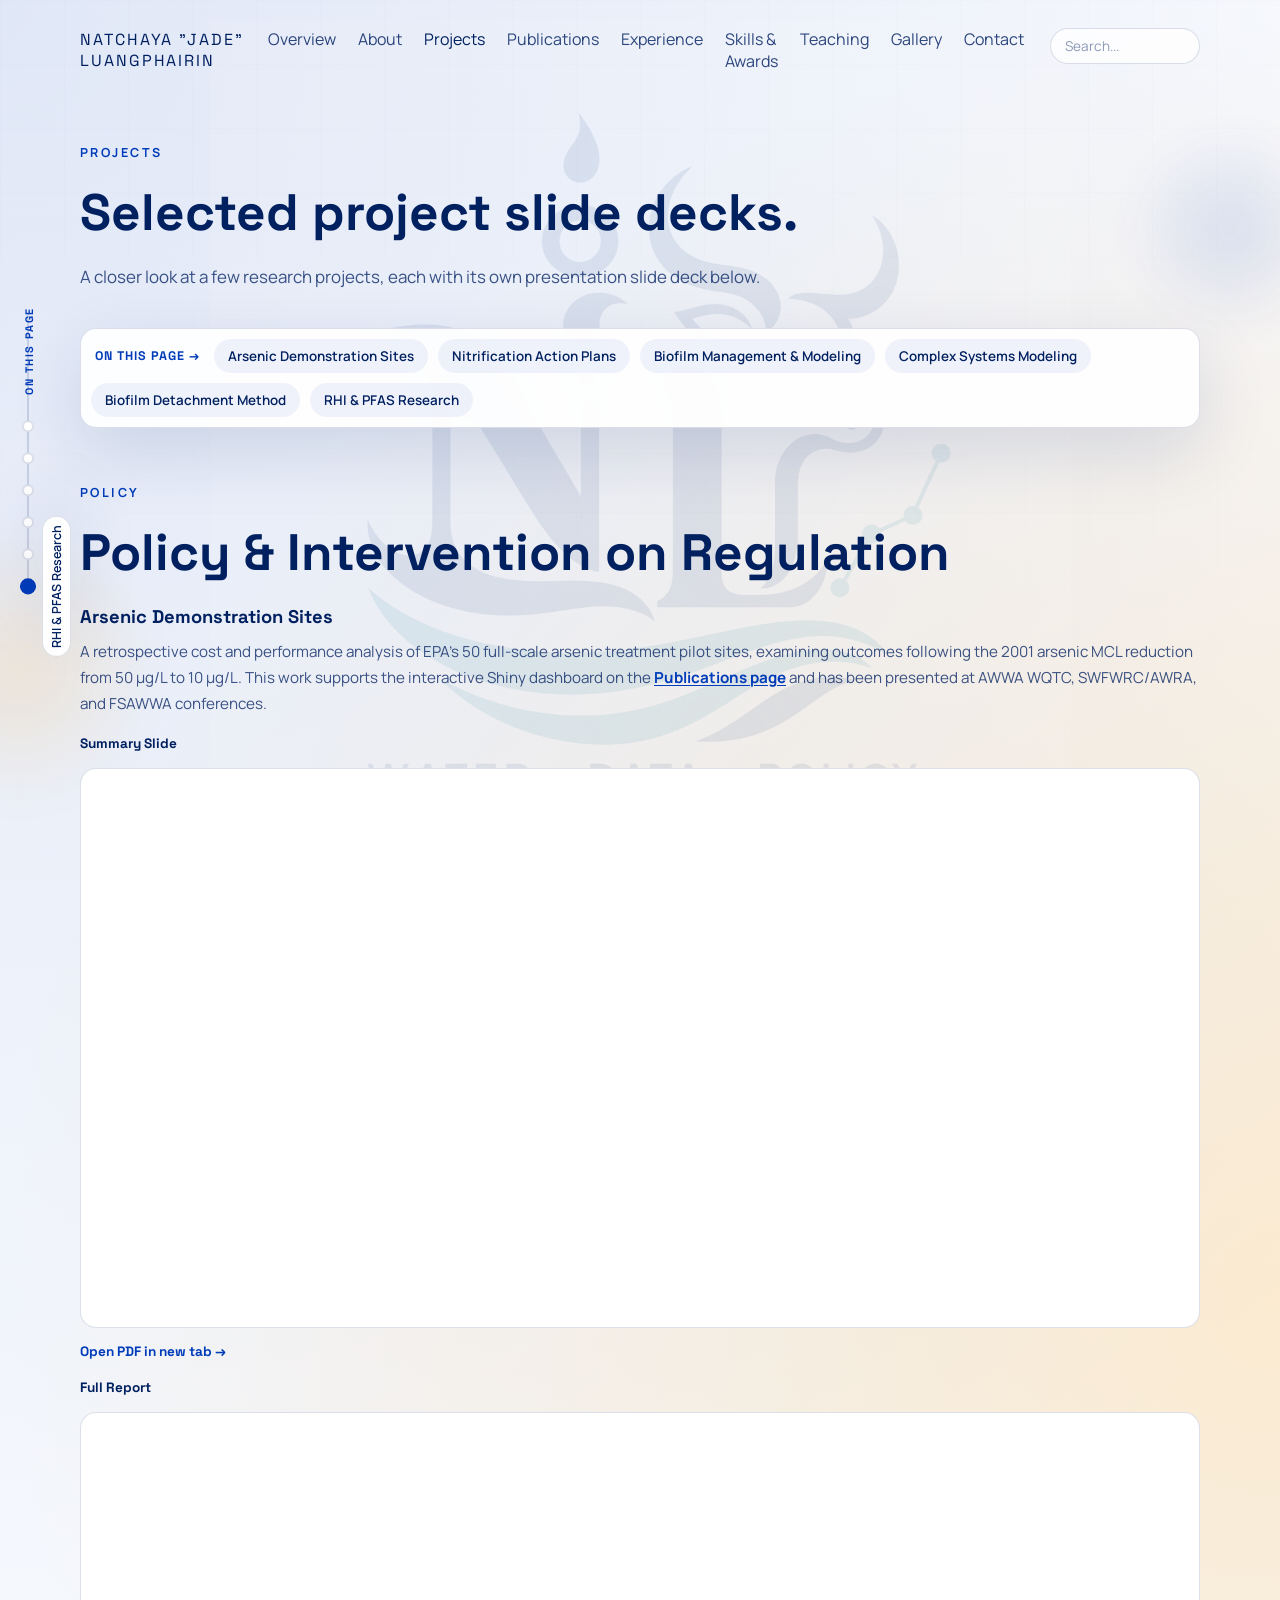
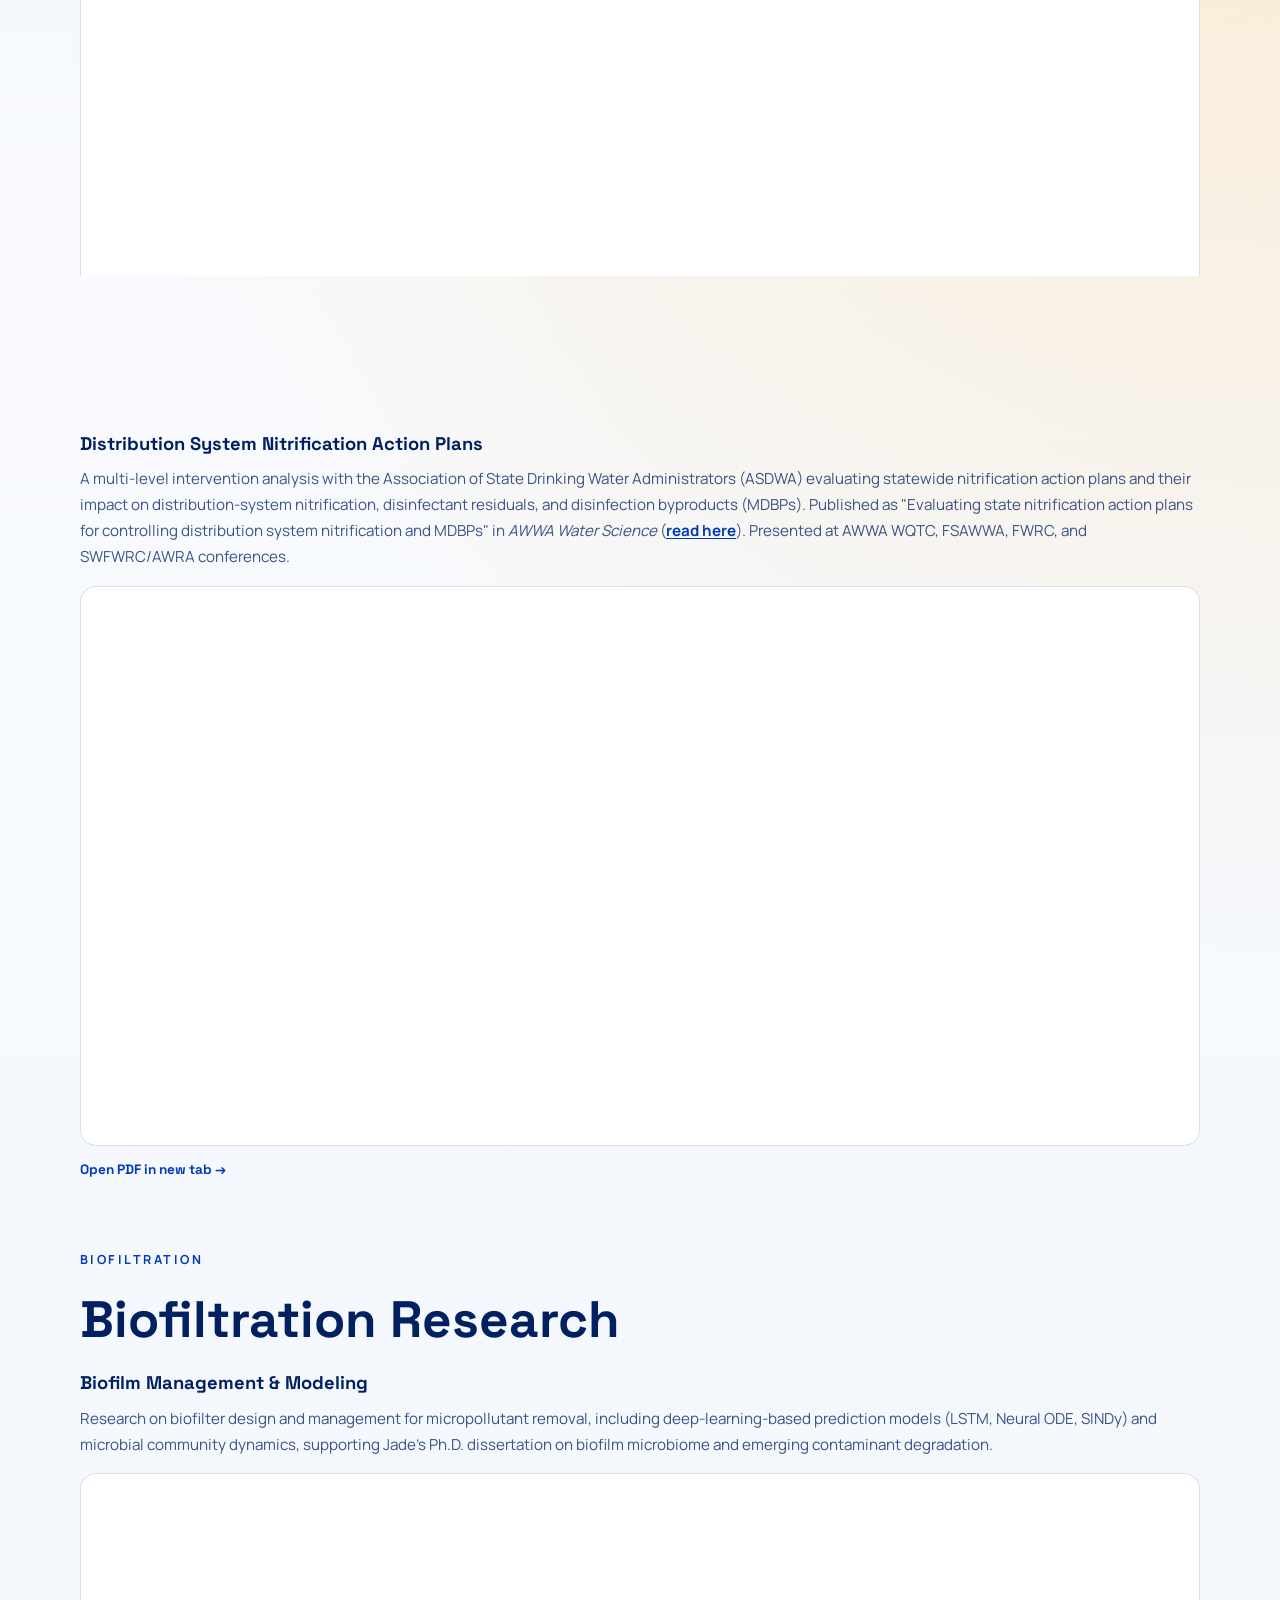
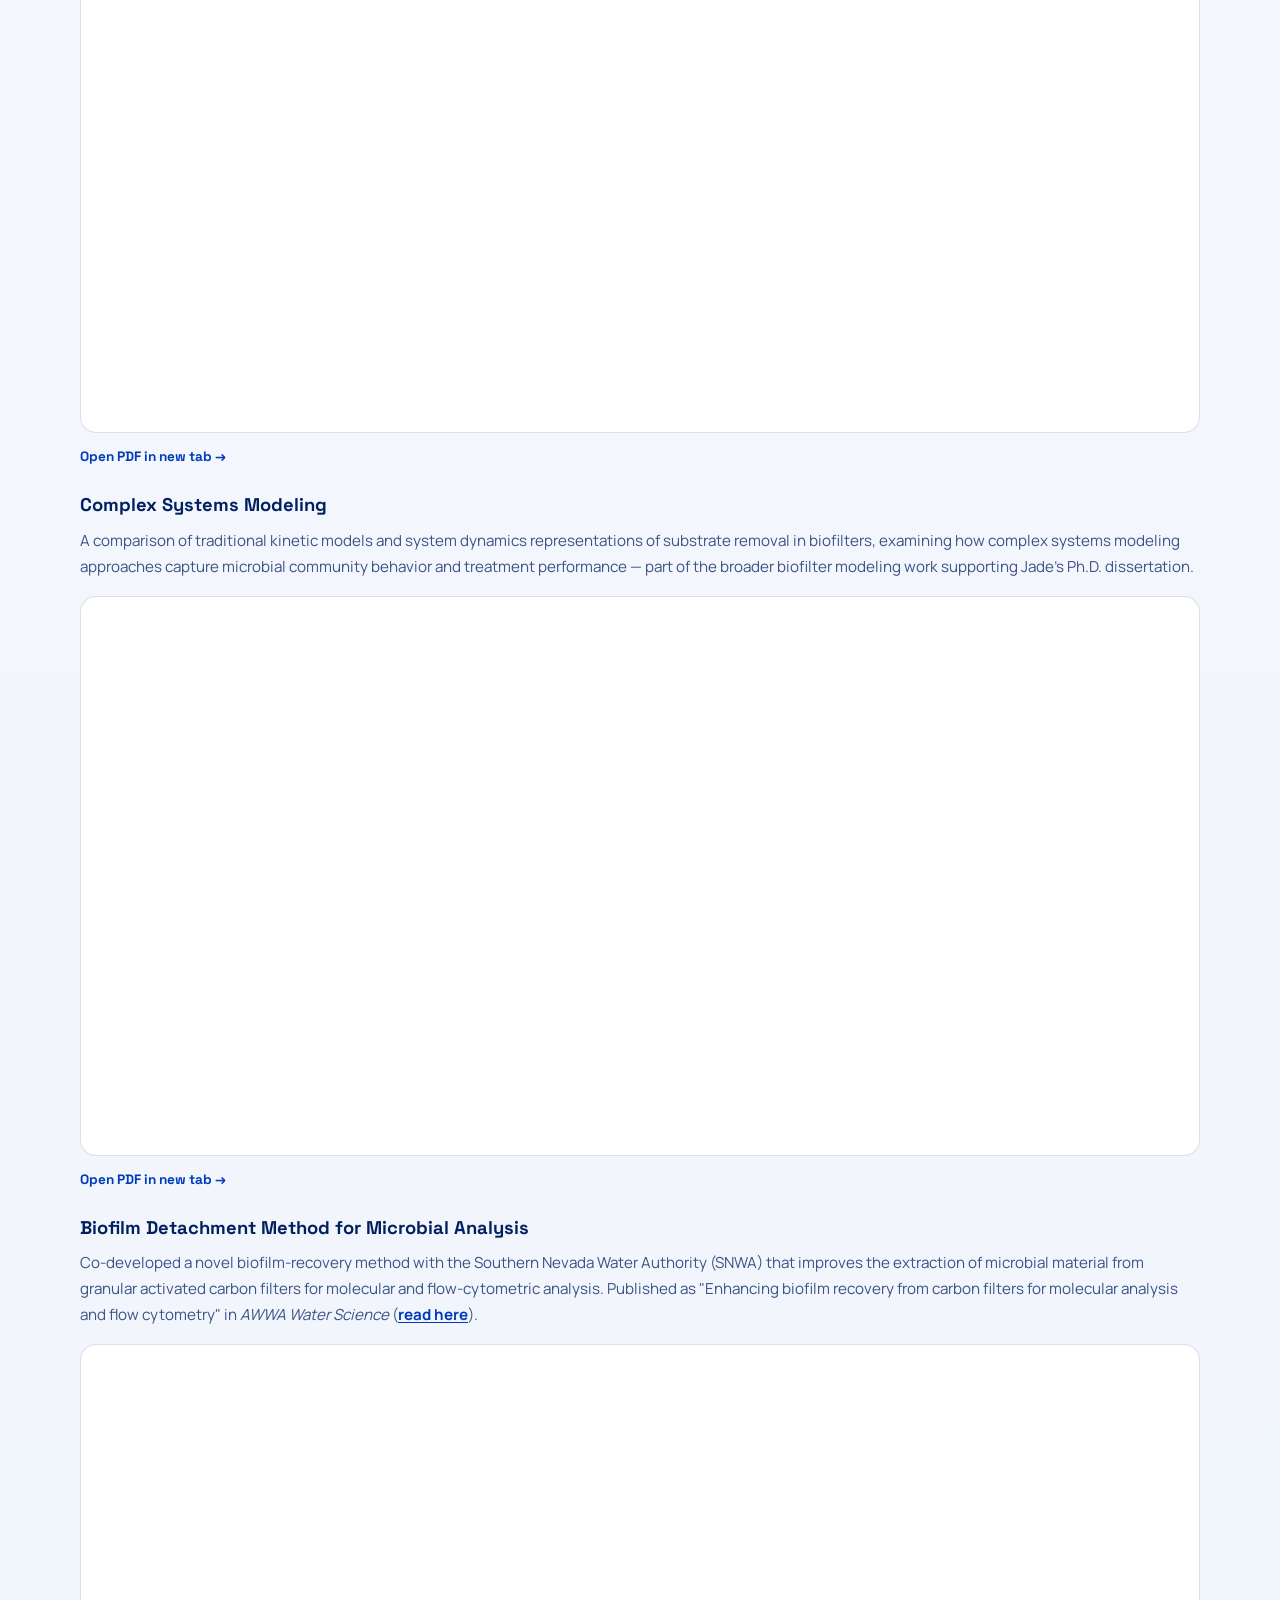
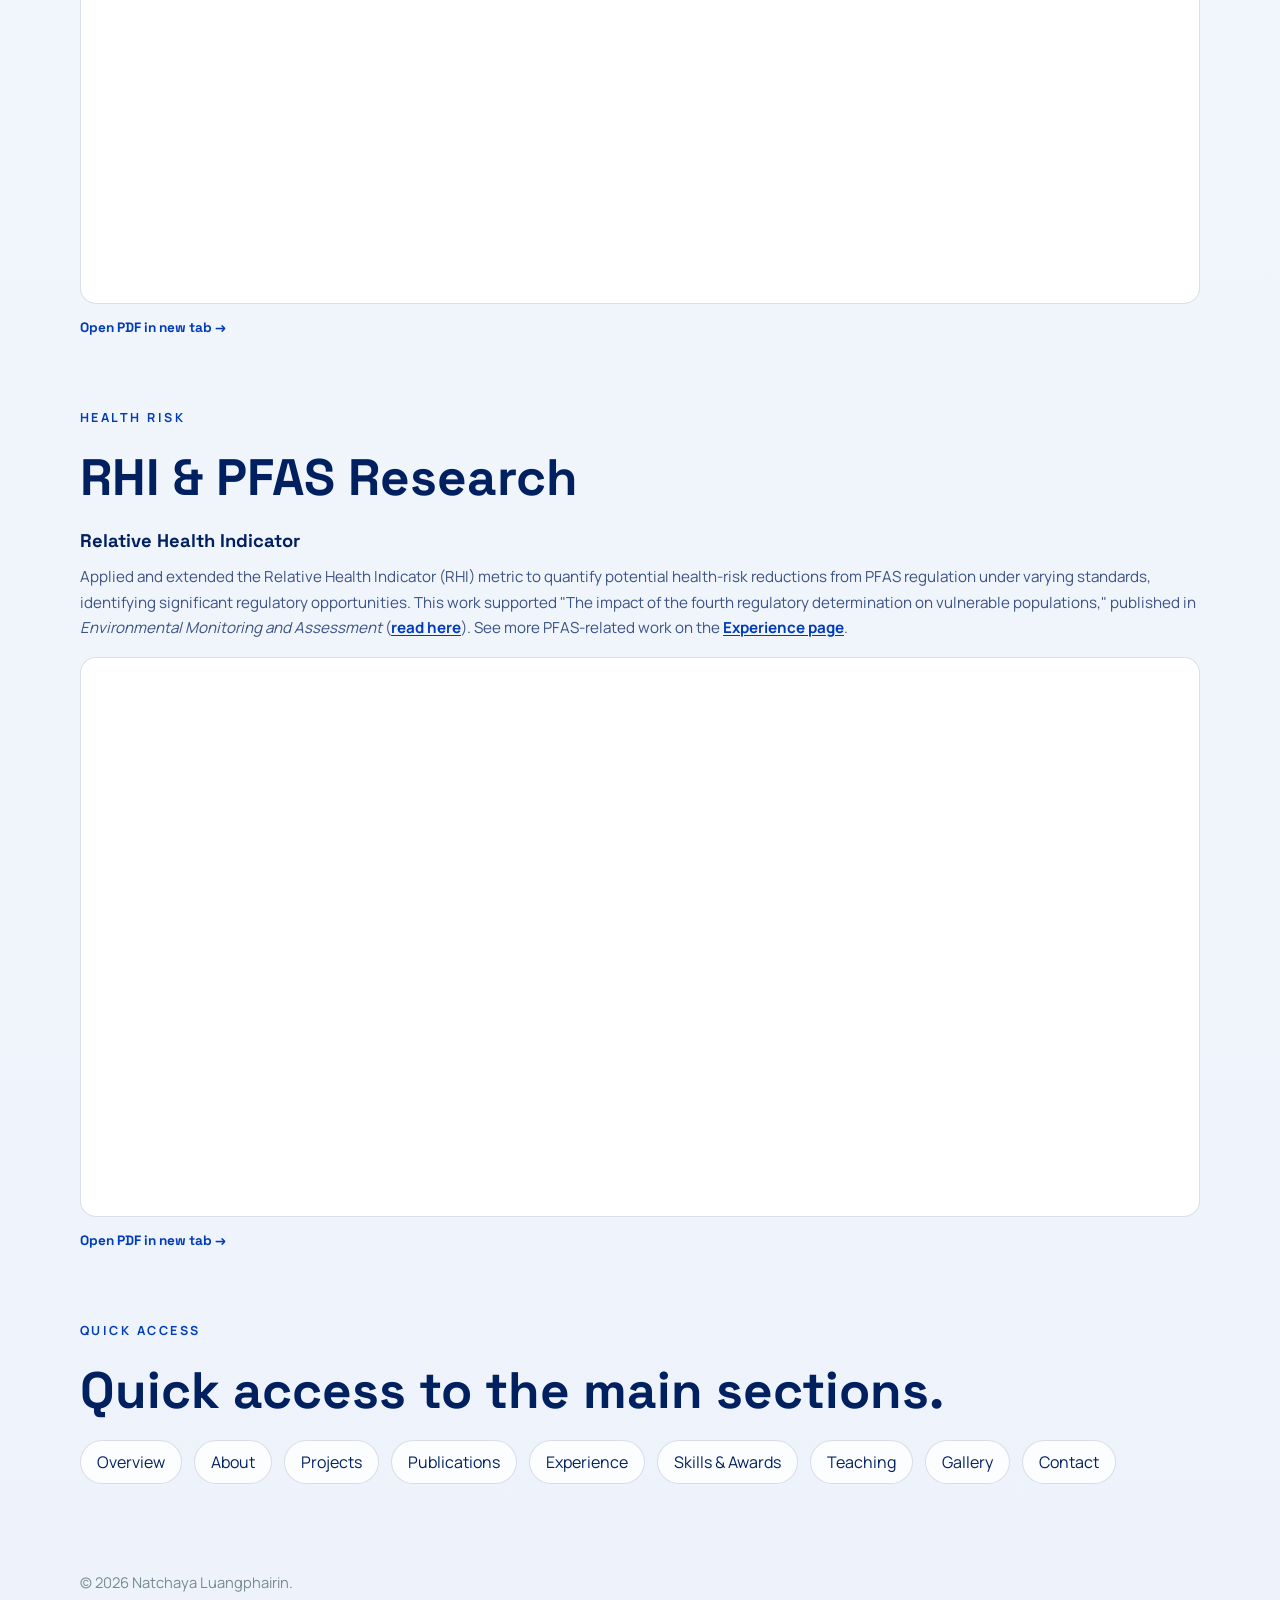
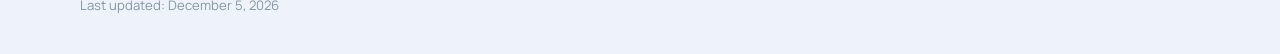
<file: projects.html>
<!DOCTYPE html>
<html lang="en">
<head>
  <meta charset="UTF-8" />
  <meta name="viewport" content="width=device-width, initial-scale=1.0" />
  <meta name="description" content="Selected project slide decks from Natchaya &quot;Jade&quot; Luangphairin." />
  <title>Projects — Jade's Field Notes</title>
  <link rel="preconnect" href="https://fonts.googleapis.com" />
  <link rel="preconnect" href="https://fonts.gstatic.com" crossorigin />
  <link href="https://fonts.googleapis.com/css2?family=Manrope:wght@400;500;600;700;800&family=Space+Grotesk:wght@500;700&display=swap" rel="stylesheet" />
  <link rel="stylesheet" href="styles.css?v=35" />
</head>
<body>
  <div class="bg-grid" aria-hidden="true"></div>
  <div class="bg-orb bg-orb-a" aria-hidden="true"></div>
  <div class="bg-orb bg-orb-b" aria-hidden="true"></div>
  <canvas class="ripple-canvas" aria-hidden="true"></canvas>

  <header class="topbar">
    <a class="brand" href="index.html">Natchaya "Jade" Luangphairin</a>
    <nav class="nav">
      <a href="index.html">Overview</a>
      <a href="about.html">About</a>
      <a href="projects.html" class="active">Projects</a>
      <a href="publications.html">Publications</a>
      <a href="experience.html">Experience</a>
      <a href="skills-awards.html">Skills &amp; Awards</a>
      <a href="teaching.html">Teaching</a>
      <a href="gallery.html">Gallery</a>
      <a href="contact.html">Contact</a>
      <div class="search-box">
        <input type="search" id="site-search" class="search-input" placeholder="Search..." aria-label="Search site" autocomplete="off" />
        <div class="search-results" id="search-results" hidden></div>
      </div>
    </nav>
  </header>

  <nav class="side-toc" aria-label="Track and jump to project">
    <span class="side-toc-heading">On This Page</span>
    <a class="side-toc-item" href="#project-arsenic">
      <span class="side-toc-dot"></span>
      <span class="side-toc-label">Arsenic Demonstration Sites</span>
    </a>
    <a class="side-toc-item" href="#project-nitrification">
      <span class="side-toc-dot"></span>
      <span class="side-toc-label">Nitrification Action Plans</span>
    </a>
    <a class="side-toc-item" href="#project-biofilm-modeling">
      <span class="side-toc-dot"></span>
      <span class="side-toc-label">Biofilm Management &amp; Modeling</span>
    </a>
    <a class="side-toc-item" href="#project-complex-systems-modeling">
      <span class="side-toc-dot"></span>
      <span class="side-toc-label">Complex Systems Modeling</span>
    </a>
    <a class="side-toc-item" href="#project-biofilm-detachment">
      <span class="side-toc-dot"></span>
      <span class="side-toc-label">Biofilm Detachment Method</span>
    </a>
    <a class="side-toc-item" href="#project-rhi-pfas">
      <span class="side-toc-dot"></span>
      <span class="side-toc-label">RHI &amp; PFAS Research</span>
    </a>
  </nav>

  <main>
    <section class="section" id="projects-overview">
      <div class="section-heading reveal">
        <p class="eyebrow">Projects</p>
        <h2>Selected project slide decks.</h2>
      </div>

      <p class="section-copy reveal delay-1">
        A closer look at a few research projects, each with its own presentation slide deck below.
      </p>
    </section>

    <nav class="quick-nav reveal" aria-label="Jump to project category">
      <span class="quick-nav-label">On This Page &rarr;</span>
      <a href="#project-arsenic">Arsenic Demonstration Sites</a>
      <a href="#project-nitrification">Nitrification Action Plans</a>
      <a href="#project-biofilm-modeling">Biofilm Management &amp; Modeling</a>
      <a href="#project-complex-systems-modeling">Complex Systems Modeling</a>
      <a href="#project-biofilm-detachment">Biofilm Detachment Method</a>
      <a href="#project-rhi-pfas">RHI &amp; PFAS Research</a>
    </nav>

    <section class="section" id="project-policy">
      <div class="section-heading reveal">
        <p class="eyebrow">Policy</p>
        <h2>Policy &amp; Intervention on Regulation</h2>
      </div>

      <div class="papers-group reveal delay-1" id="project-arsenic">
        <h3>Arsenic Demonstration Sites</h3>
        <p class="papers-group-intro">
          A retrospective cost and performance analysis of EPA's 50 full-scale arsenic treatment pilot sites, examining outcomes following the 2001 arsenic MCL reduction from 50 µg/L to 10 µg/L. This work supports the interactive Shiny dashboard on the <a href="publications.html#dashboards">Publications page</a> and has been presented at AWWA WQTC, SWFWRC/AWRA, and FSAWWA conferences.
        </p>
        <p class="project-slide-label">Summary Slide</p>
        <div class="project-slide">
          <iframe src="documents/Projects/Arsenic_Slide_20260225_NL.pdf" title="Arsenic Demonstration Sites — summary slide"></iframe>
          <a class="section-jump" href="documents/Projects/Arsenic_Slide_20260225_NL.pdf" target="_blank" rel="noreferrer">Open PDF in new tab →</a>
        </div>
        <p class="project-slide-label">Full Report</p>
        <div class="project-slide">
          <iframe src="documents/Projects/ArsenicDemo_Full.pdf" title="Arsenic Demonstration Sites — full report"></iframe>
          <a class="section-jump" href="documents/Projects/ArsenicDemo_Full.pdf" target="_blank" rel="noreferrer">Open PDF in new tab →</a>
        </div>
      </div>

      <div class="papers-group reveal delay-2" id="project-nitrification">
        <h3>Distribution System Nitrification Action Plans</h3>
        <p class="papers-group-intro">
          A multi-level intervention analysis with the Association of State Drinking Water Administrators (ASDWA) evaluating statewide nitrification action plans and their impact on distribution-system nitrification, disinfectant residuals, and disinfection byproducts (MDBPs). Published as "Evaluating state nitrification action plans for controlling distribution system nitrification and MDBPs" in <em>AWWA Water Science</em> (<a href="https://doi.org/10.1002/aws2.70036" target="_blank" rel="noreferrer">read here</a>). Presented at AWWA WQTC, FSAWWA, FWRC, and SWFWRC/AWRA conferences.
        </p>
        <div class="project-slide">
          <iframe src="documents/Projects/Distribution System Nitrification Action Plan Poster_Full.pdf" title="Distribution System Nitrification Action Plans poster"></iframe>
          <a class="section-jump" href="documents/Projects/Distribution System Nitrification Action Plan Poster_Full.pdf" target="_blank" rel="noreferrer">Open PDF in new tab →</a>
        </div>
      </div>
    </section>

    <section class="section" id="project-biofiltration">
      <div class="section-heading reveal">
        <p class="eyebrow">Biofiltration</p>
        <h2>Biofiltration Research</h2>
      </div>

      <div class="papers-group reveal delay-1" id="project-biofilm-modeling">
        <h3>Biofilm Management &amp; Modeling</h3>
        <p class="papers-group-intro">
          Research on biofilter design and management for micropollutant removal, including deep-learning-based prediction models (LSTM, Neural ODE, SINDy) and microbial community dynamics, supporting Jade's Ph.D. dissertation on biofilm microbiome and emerging contaminant degradation.
        </p>
        <div class="project-slide">
          <iframe src="documents/Projects/Biofiltration_20260225_NL.pdf" title="Biofilm Management and Modeling slide deck"></iframe>
          <a class="section-jump" href="documents/Projects/Biofiltration_20260225_NL.pdf" target="_blank" rel="noreferrer">Open PDF in new tab →</a>
        </div>
      </div>

      <div class="papers-group reveal delay-2" id="project-complex-systems-modeling">
        <h3>Complex Systems Modeling</h3>
        <p class="papers-group-intro">
          A comparison of traditional kinetic models and system dynamics representations of substrate removal in biofilters, examining how complex systems modeling approaches capture microbial community behavior and treatment performance — part of the broader biofilter modeling work supporting Jade's Ph.D. dissertation.
        </p>
        <div class="project-slide">
          <iframe src="documents/Projects/Comparison of traditional and system dynamic representations of substrate removal.pdf" title="Complex Systems Modeling slide deck"></iframe>
          <a class="section-jump" href="documents/Projects/Comparison of traditional and system dynamic representations of substrate removal.pdf" target="_blank" rel="noreferrer">Open PDF in new tab →</a>
        </div>
      </div>

      <div class="papers-group reveal delay-3" id="project-biofilm-detachment">
        <h3>Biofilm Detachment Method for Microbial Analysis</h3>
        <p class="papers-group-intro">
          Co-developed a novel biofilm-recovery method with the Southern Nevada Water Authority (SNWA) that improves the extraction of microbial material from granular activated carbon filters for molecular and flow-cytometric analysis. Published as "Enhancing biofilm recovery from carbon filters for molecular analysis and flow cytometry" in <em>AWWA Water Science</em> (<a href="https://doi.org/10.1002/aws2.70029" target="_blank" rel="noreferrer">read here</a>).
        </p>
        <div class="project-slide">
          <iframe src="documents/Projects/Biofilm Removal for Biofilters for Microbial Analysis_Full.pdf" title="Biofilm Detachment Method for Microbial Analysis slide deck"></iframe>
          <a class="section-jump" href="documents/Projects/Biofilm Removal for Biofilters for Microbial Analysis_Full.pdf" target="_blank" rel="noreferrer">Open PDF in new tab →</a>
        </div>
      </div>
    </section>

    <section class="section" id="project-rhi-pfas">
      <div class="section-heading reveal">
        <p class="eyebrow">Health Risk</p>
        <h2>RHI &amp; PFAS Research</h2>
      </div>

      <div class="papers-group reveal delay-1">
        <h3>Relative Health Indicator</h3>
        <p class="papers-group-intro">
          Applied and extended the Relative Health Indicator (RHI) metric to quantify potential health-risk reductions from PFAS regulation under varying standards, identifying significant regulatory opportunities. This work supported "The impact of the fourth regulatory determination on vulnerable populations," published in <em>Environmental Monitoring and Assessment</em> (<a href="https://pubmed.ncbi.nlm.nih.gov/39992476/" target="_blank" rel="noreferrer">read here</a>). See more PFAS-related work on the <a href="experience.html#professional-experience">Experience page</a>.
        </p>
        <div class="project-slide">
          <iframe src="documents/Projects/RHI and PFAS.pdf" title="RHI and PFAS Research slide deck"></iframe>
          <a class="section-jump" href="documents/Projects/RHI and PFAS.pdf" target="_blank" rel="noreferrer">Open PDF in new tab →</a>
        </div>
      </div>
    </section>

    <section class="section" id="quick-access">
      <div class="section-heading reveal">
        <p class="eyebrow">Quick Access</p>
        <h2>Quick access to the main sections.</h2>
      </div>

      <div class="links-grid">
        <a class="link-pill reveal delay-1" href="index.html">Overview</a>
        <a class="link-pill reveal delay-1" href="about.html">About</a>
        <a class="link-pill reveal delay-1" href="projects.html">Projects</a>
        <a class="link-pill reveal delay-2" href="publications.html">Publications</a>
        <a class="link-pill reveal delay-2" href="experience.html">Experience</a>
        <a class="link-pill reveal delay-2" href="skills-awards.html">Skills &amp; Awards</a>
        <a class="link-pill reveal delay-3" href="teaching.html">Teaching</a>
        <a class="link-pill reveal delay-3" href="gallery.html">Gallery</a>
        <a class="link-pill reveal delay-3" href="contact.html">Contact</a>
      </div>
    </section>
  </main>

  <footer class="footer">
    <p>© <span id="year"></span> Natchaya Luangphairin.</p>
    <p class="footer-updated">Last updated: <span id="last-updated"></span></p>
  </footer>

  <script src="script.js?v=19"></script>
</body>
</html>
</file>
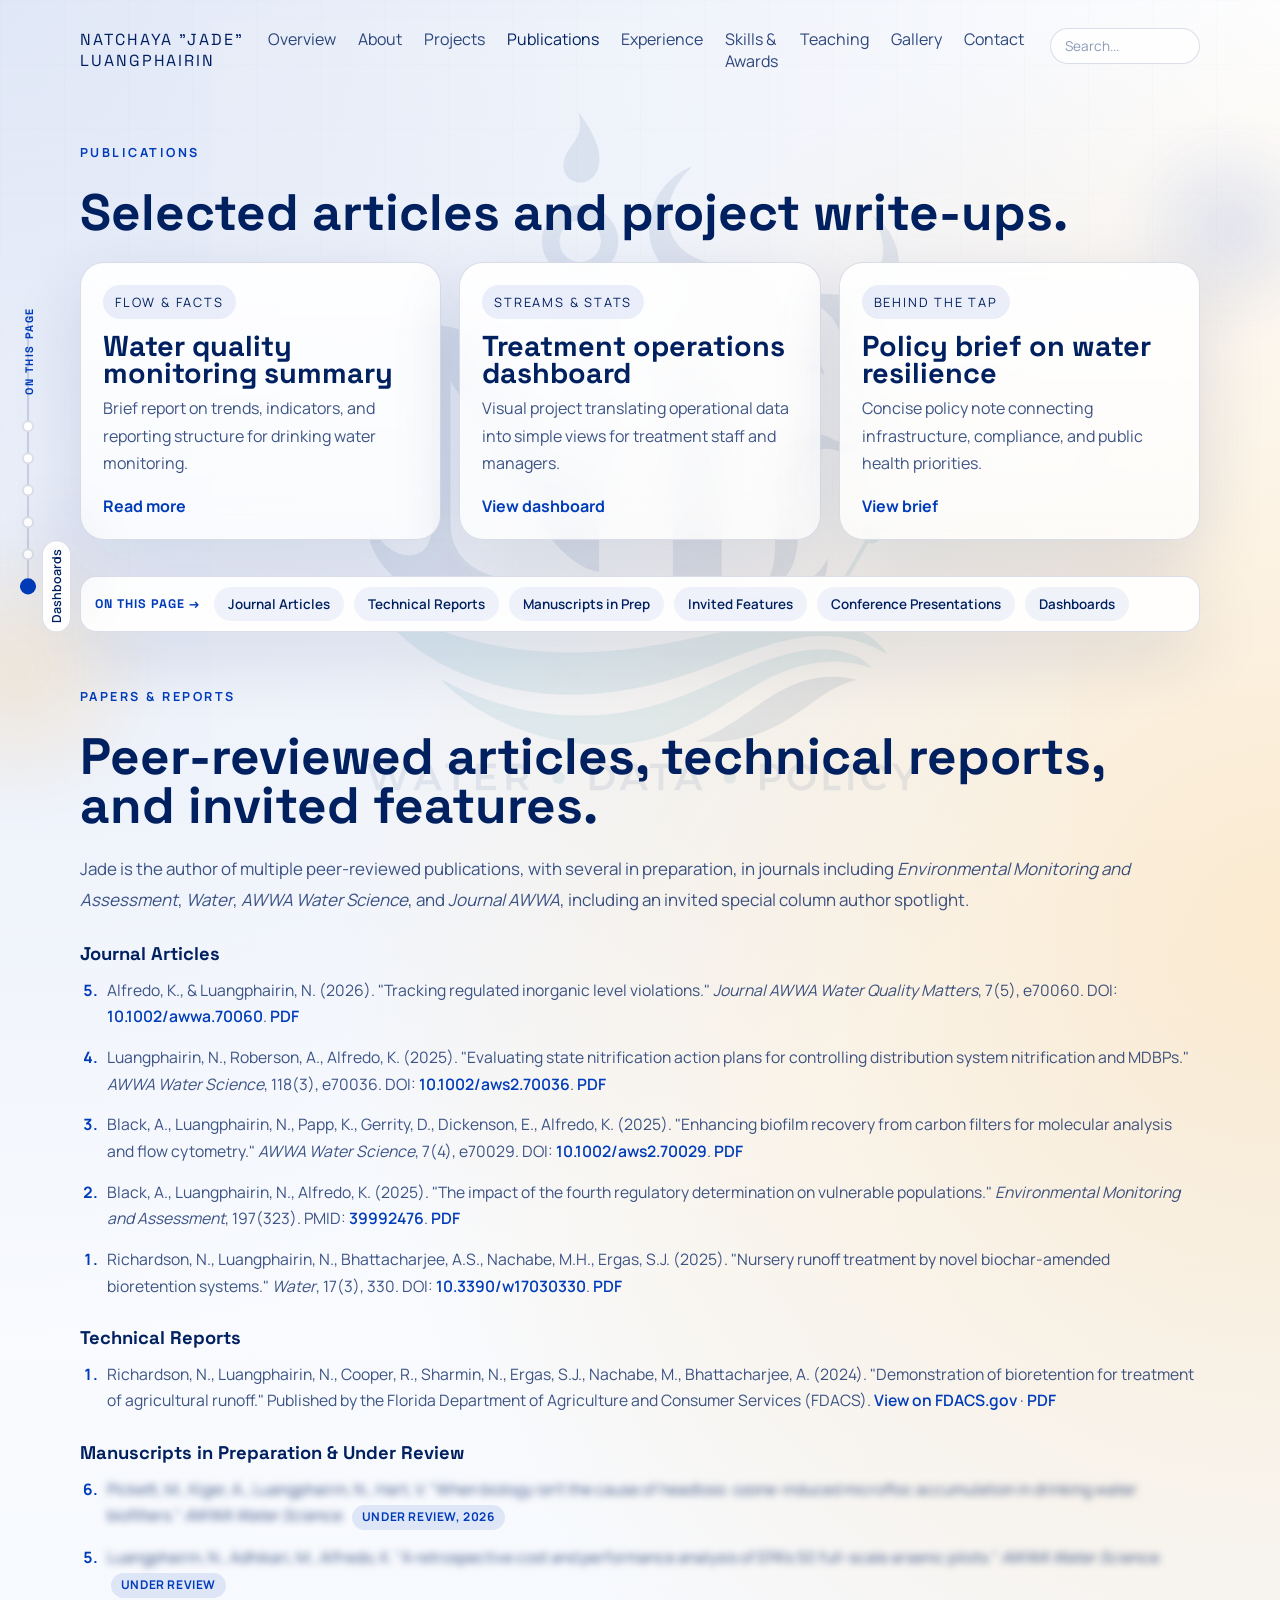
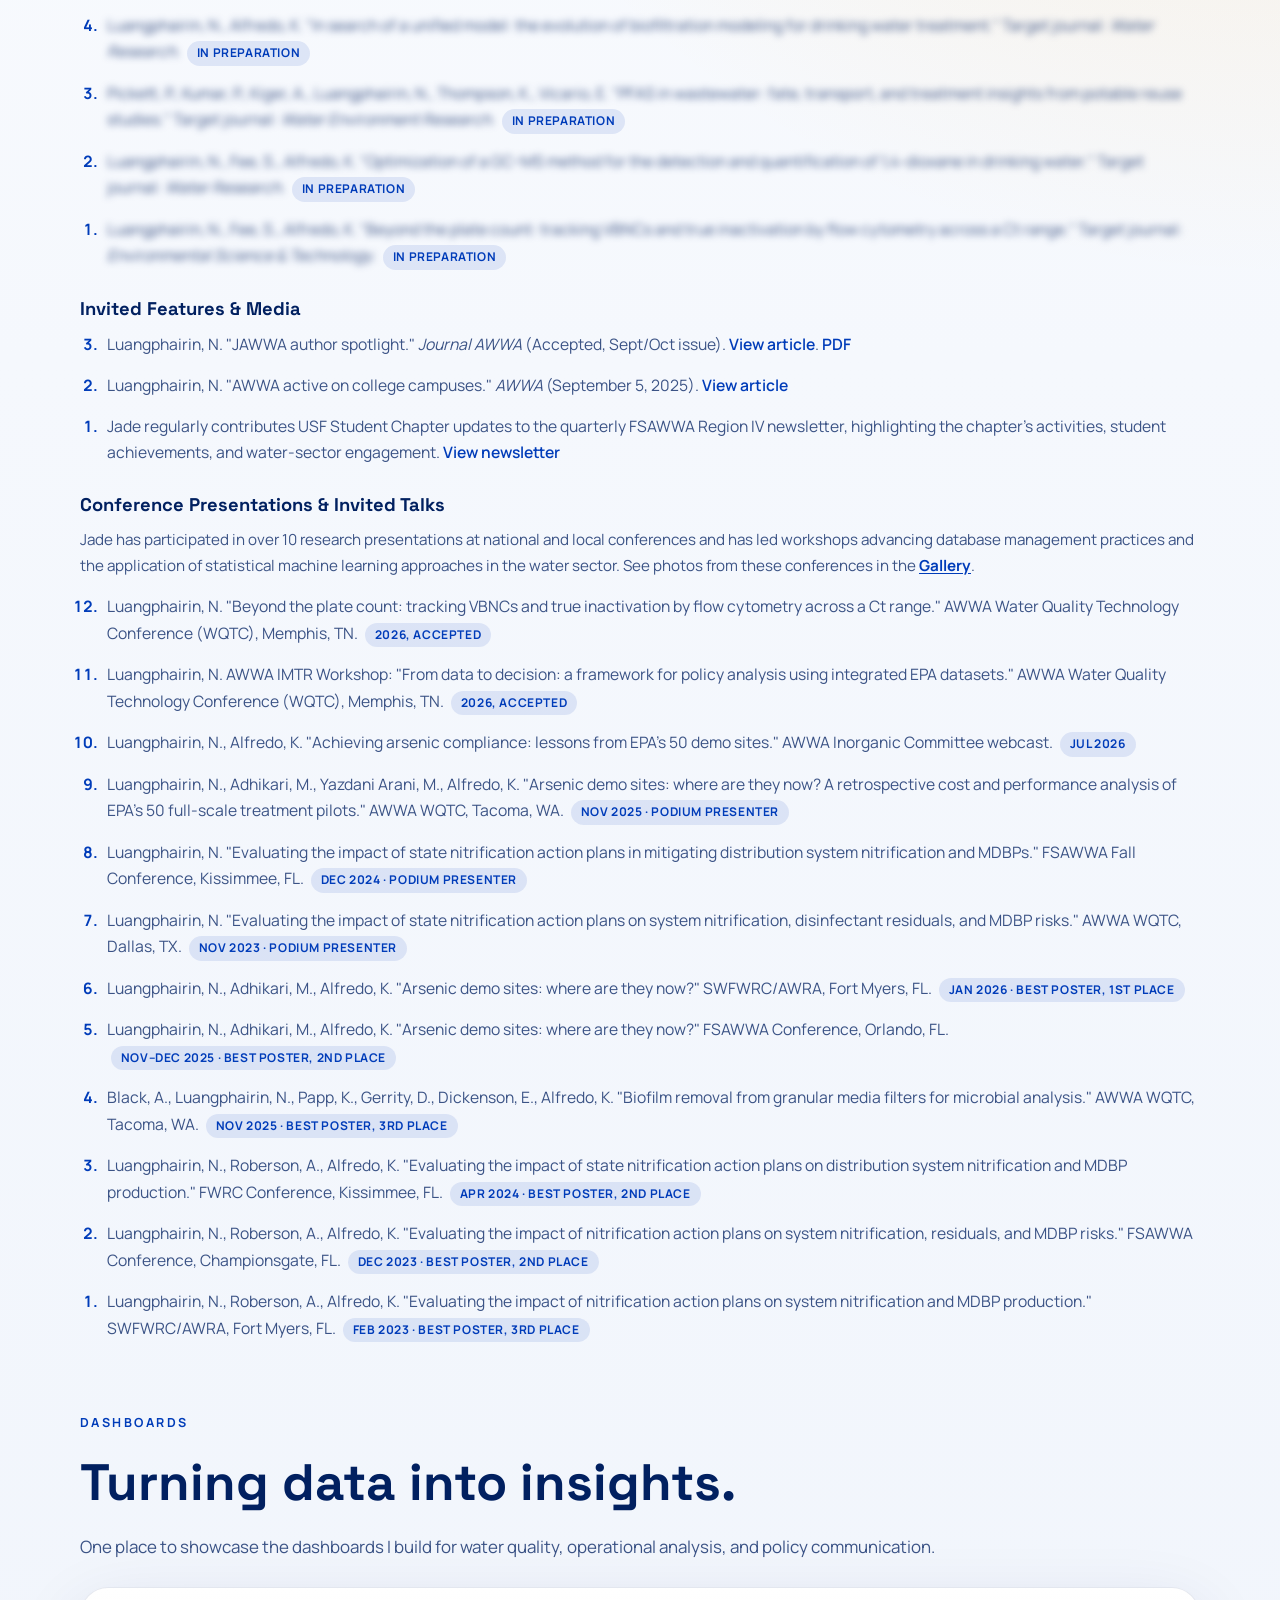
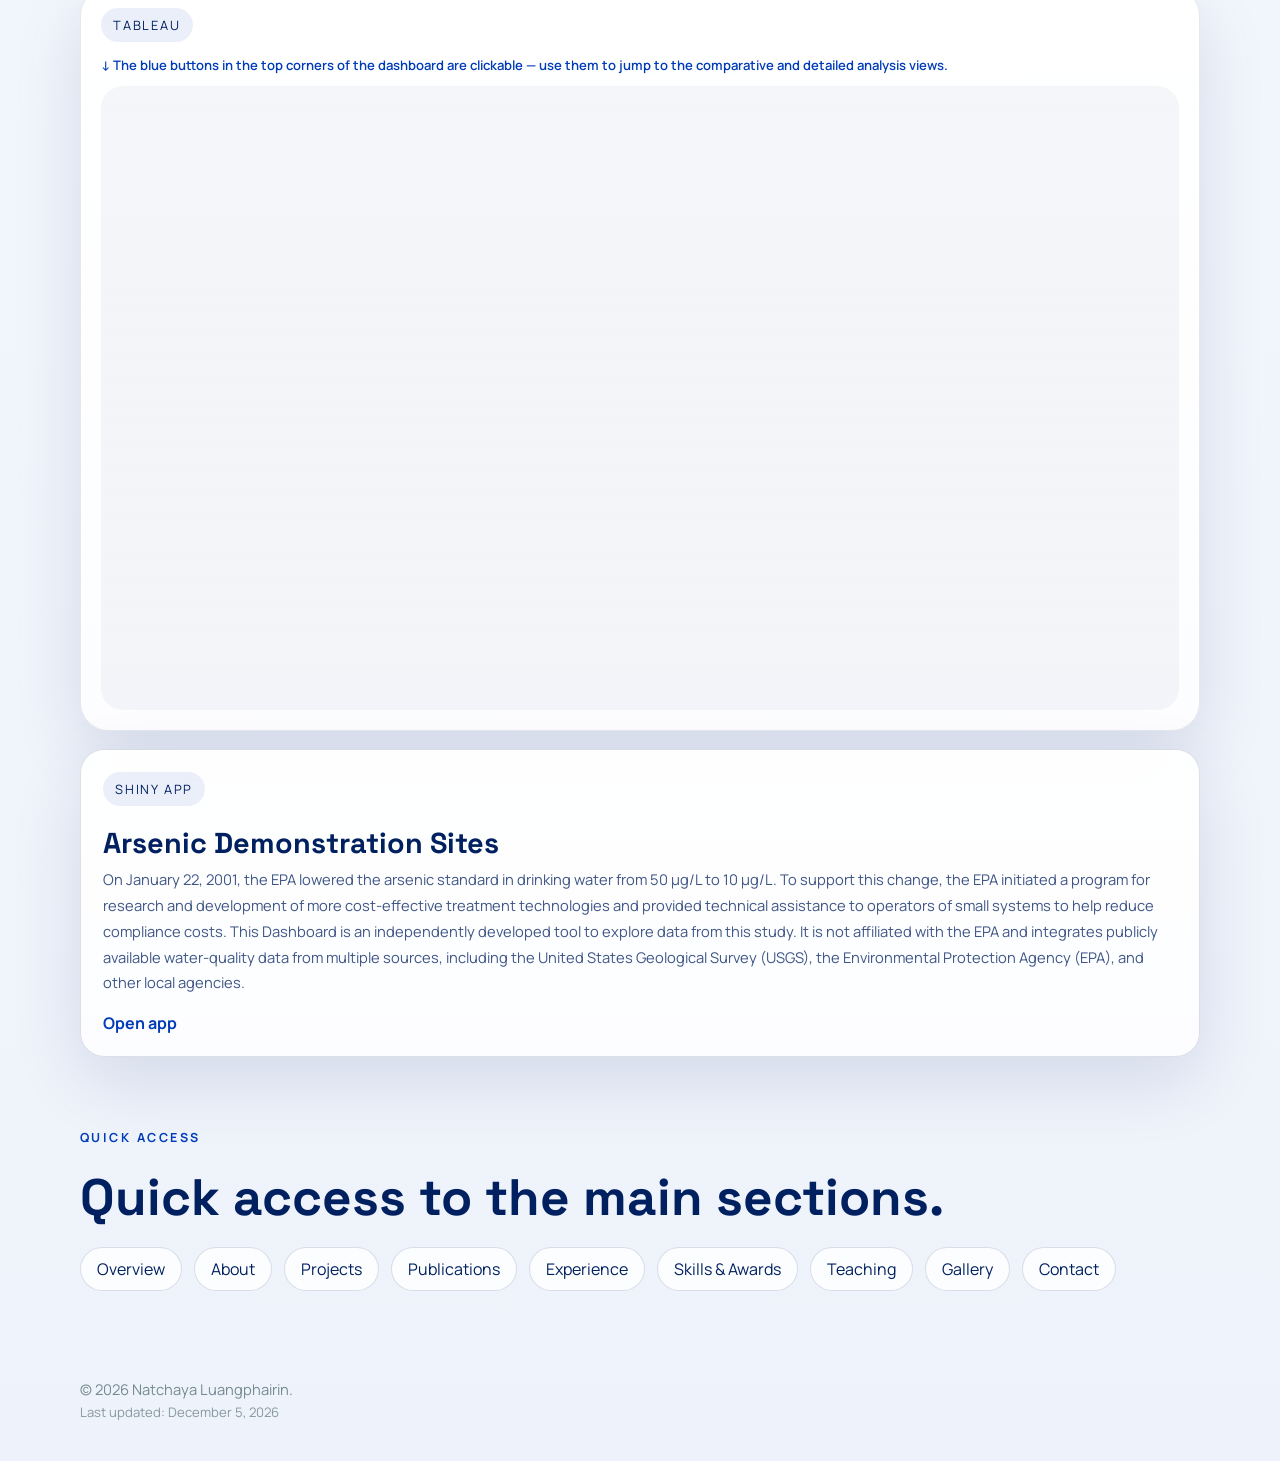
<file: publications.html>
<!DOCTYPE html>
<html lang="en">
<head>
  <meta charset="UTF-8" />
  <meta name="viewport" content="width=device-width, initial-scale=1.0" />
  <meta name="description" content="Selected publications, write-ups, and dashboards from Natchaya &quot;Jade&quot; Luangphairin." />
  <title>Publications — Jade's Field Notes</title>
  <link rel="preconnect" href="https://fonts.googleapis.com" />
  <link rel="preconnect" href="https://fonts.gstatic.com" crossorigin />
  <link href="https://fonts.googleapis.com/css2?family=Manrope:wght@400;500;600;700;800&family=Space+Grotesk:wght@500;700&display=swap" rel="stylesheet" />
  <link rel="stylesheet" href="styles.css?v=35" />
</head>
<body>
  <div class="bg-grid" aria-hidden="true"></div>
  <div class="bg-orb bg-orb-a" aria-hidden="true"></div>
  <div class="bg-orb bg-orb-b" aria-hidden="true"></div>
  <canvas class="ripple-canvas" aria-hidden="true"></canvas>

  <header class="topbar">
    <a class="brand" href="index.html">Natchaya "Jade" Luangphairin</a>
    <nav class="nav">
      <a href="index.html">Overview</a>
      <a href="about.html">About</a>
      <a href="projects.html">Projects</a>
      <a href="publications.html" class="active">Publications</a>
      <a href="experience.html">Experience</a>
      <a href="skills-awards.html">Skills &amp; Awards</a>
      <a href="teaching.html">Teaching</a>
      <a href="gallery.html">Gallery</a>
      <a href="contact.html">Contact</a>
      <div class="search-box">
        <input type="search" id="site-search" class="search-input" placeholder="Search..." aria-label="Search site" autocomplete="off" />
        <div class="search-results" id="search-results" hidden></div>
      </div>
    </nav>
  </header>

  <nav class="side-toc" aria-label="Track and jump to section">
    <span class="side-toc-heading">On This Page</span>
    <a class="side-toc-item" href="#journal-articles">
      <span class="side-toc-dot"></span>
      <span class="side-toc-label">Journal Articles</span>
    </a>
    <a class="side-toc-item" href="#technical-reports">
      <span class="side-toc-dot"></span>
      <span class="side-toc-label">Technical Reports</span>
    </a>
    <a class="side-toc-item" href="#manuscripts-in-preparation">
      <span class="side-toc-dot"></span>
      <span class="side-toc-label">Manuscripts in Prep</span>
    </a>
    <a class="side-toc-item" href="#invited-features">
      <span class="side-toc-dot"></span>
      <span class="side-toc-label">Invited Features</span>
    </a>
    <a class="side-toc-item" href="#conference-presentations">
      <span class="side-toc-dot"></span>
      <span class="side-toc-label">Conference Presentations</span>
    </a>
    <a class="side-toc-item" href="#dashboards">
      <span class="side-toc-dot"></span>
      <span class="side-toc-label">Dashboards</span>
    </a>
  </nav>

  <main>
    <section class="section" id="publications-overview">
      <div class="section-heading reveal">
        <p class="eyebrow">Publications</p>
        <h2>Selected articles and project write-ups.</h2>
      </div>

      <div class="feature-list">
        <article class="feature-card reveal delay-1">
          <div class="card-label">FLOW &amp; FACTS</div>
          <h3>Water quality monitoring summary</h3>
          <p>Brief report on trends, indicators, and reporting structure for drinking water monitoring.</p>
          <a href="contact.html">Read more</a>
        </article>
        <article class="feature-card reveal delay-2">
          <div class="card-label">Streams &amp; Stats</div>
          <h3>Treatment operations dashboard</h3>
          <p>Visual project translating operational data into simple views for treatment staff and managers.</p>
          <a href="#dashboards">View dashboard</a>
        </article>
        <article class="feature-card reveal delay-3">
          <div class="card-label">Behind the Tap</div>
          <h3>Policy brief on water resilience</h3>
          <p>Concise policy note connecting infrastructure, compliance, and public health priorities.</p>
          <a href="contact.html">View brief</a>
        </article>
      </div>
    </section>

    <nav class="quick-nav reveal" aria-label="Jump to section">
      <span class="quick-nav-label">On This Page &rarr;</span>
      <a href="#journal-articles">Journal Articles</a>
      <a href="#technical-reports">Technical Reports</a>
      <a href="#manuscripts-in-preparation">Manuscripts in Prep</a>
      <a href="#invited-features">Invited Features</a>
      <a href="#conference-presentations">Conference Presentations</a>
      <a href="#dashboards">Dashboards</a>
    </nav>

    <section class="section" id="papers">
      <div class="section-heading reveal">
        <p class="eyebrow">Papers &amp; Reports</p>
        <h2>Peer-reviewed articles, technical reports, and invited features.</h2>
      </div>

      <p class="section-copy reveal delay-1">
        Jade is the author of multiple peer-reviewed publications, with several in preparation, in journals including <em>Environmental Monitoring and Assessment</em>, <em>Water</em>, <em>AWWA Water Science</em>, and <em>Journal AWWA</em>, including an invited special column author spotlight.
      </p>

      <div class="papers-group reveal delay-1" id="journal-articles">
        <h3>Journal Articles</h3>
        <ol class="papers-list numbered" reversed>
          <li class="paper-item">
            Alfredo, K., &amp; Luangphairin, N. (2026). "Tracking regulated inorganic level violations." <em>Journal AWWA Water Quality Matters</em>, 7(5), e70060. DOI: <a href="https://doi.org/10.1002/awwa.70060" target="_blank" rel="noreferrer">10.1002/awwa.70060</a>. <a href="documents/Publications/Journal%20AWWA%20-%202026%20-%20Alfredo%20-%20Tracking%20Regulated%20Inorganic%20Contaminant%20Level%20Violations.pdf" target="_blank" rel="noreferrer">PDF</a>
          </li>
          <li class="paper-item">
            Luangphairin, N., Roberson, A., Alfredo, K. (2025). "Evaluating state nitrification action plans for controlling distribution system nitrification and MDBPs." <em>AWWA Water Science</em>, 118(3), e70036. DOI: <a href="https://doi.org/10.1002/aws2.70036" target="_blank" rel="noreferrer">10.1002/aws2.70036</a>. <a href="documents/Publications/AWWA%20Water%20Science%20-%202025%20-%20Luangphairin%20-%20Evaluating%20State%20Nitrification%20Action%20Plans%20for%20Controlling%20Distribution%20System.pdf" target="_blank" rel="noreferrer">PDF</a>
          </li>
          <li class="paper-item">
            Black, A., Luangphairin, N., Papp, K., Gerrity, D., Dickenson, E., Alfredo, K. (2025). "Enhancing biofilm recovery from carbon filters for molecular analysis and flow cytometry." <em>AWWA Water Science</em>, 7(4), e70029. DOI: <a href="https://doi.org/10.1002/aws2.70029" target="_blank" rel="noreferrer">10.1002/aws2.70029</a>. <a href="documents/Publications/AWWA%20Water%20Science%20-%202025%20-%20Black%20-%20Enhancing%20Biofilm%20Recovery%20From%20Carbon%20Filters%20for%20Molecular%20Analysis%20and%20Flow.pdf" target="_blank" rel="noreferrer">PDF</a>
          </li>
          <li class="paper-item">
            Black, A., Luangphairin, N., Alfredo, K. (2025). "The impact of the fourth regulatory determination on vulnerable populations." <em>Environmental Monitoring and Assessment</em>, 197(323). PMID: <a href="https://pubmed.ncbi.nlm.nih.gov/39992476/" target="_blank" rel="noreferrer">39992476</a>. <a href="documents/Publications/Environmental%20Monitoring%20and%20Assessment%20-%202025%20-%20Black%20-%20The%20impact%20of%20the%20fourth%20regulatory%20determination%20on%20vulnerable%20populations.pdf" target="_blank" rel="noreferrer">PDF</a>
          </li>
          <li class="paper-item">
            Richardson, N., Luangphairin, N., Bhattacharjee, A.S., Nachabe, M.H., Ergas, S.J. (2025). "Nursery runoff treatment by novel biochar-amended bioretention systems." <em>Water</em>, 17(3), 330. DOI: <a href="https://doi.org/10.3390/w17030330" target="_blank" rel="noreferrer">10.3390/w17030330</a>. <a href="documents/Publications/Water%20-%202025%20-%20Richardson%20-%20Nursery%20Runoff%20Treatment%20by%20Novel%20Biochar-Amended%20Bioretention%20Systems.pdf" target="_blank" rel="noreferrer">PDF</a>
          </li>
        </ol>
      </div>

      <div class="papers-group reveal delay-1" id="technical-reports">
        <h3>Technical Reports</h3>
        <ol class="papers-list numbered" reversed>
          <li class="paper-item">
            Richardson, N., Luangphairin, N., Cooper, R., Sharmin, N., Ergas, S.J., Nachabe, M., Bhattacharjee, A. (2024). "Demonstration of bioretention for treatment of agricultural runoff." Published by the Florida Department of Agriculture and Consumer Services (FDACS). <a href="https://www.fdacs.gov/content/download/118071/file/FDACS%20_28514_Final_Report_revised.pdf" target="_blank" rel="noreferrer">View on FDACS.gov</a> · <a href="documents/Publications/FDACS%20_28514_Final_Report_revised_DEMONSTRATION%20OF%20BIORETENTION%20FOR%20TREATMENT%20OF%20AGRICULTURAL%20RUNOFF.pdf" target="_blank" rel="noreferrer">PDF</a>
          </li>
        </ol>
      </div>

      <div class="papers-group reveal delay-2" id="manuscripts-in-preparation">
        <h3>Manuscripts in Preparation &amp; Under Review</h3>
        <ol class="papers-list numbered" reversed>
          <li class="paper-item">
            <span class="blur-text">Pickett, M., Kiger, A., Luangphairin, N., Hart, V. "When biology isn't the cause of headloss: ozone-induced microfloc accumulation in drinking water biofilters." <em>AWWA Water Science</em>.</span> <span class="paper-status">Under review, 2026</span>
          </li>
          <li class="paper-item">
            <span class="blur-text">Luangphairin, N., Adhikari, M., Alfredo, K. "A retrospective cost and performance analysis of EPA's 50 full-scale arsenic pilots." <em>AWWA Water Science</em>.</span> <span class="paper-status">Under review</span>
          </li>
          <li class="paper-item">
            <span class="blur-text">Luangphairin, N., Alfredo, K. "In search of a unified model: the evolution of biofiltration modeling for drinking water treatment." Target journal: <em>Water Research</em>.</span> <span class="paper-status">In preparation</span>
          </li>
          <li class="paper-item">
            <span class="blur-text">Pickett, P., Kumar, P., Kiger, A., Luangphairin, N., Thompson, K., Vicario, E. "PFAS in wastewater: fate, transport, and treatment insights from potable reuse studies." Target journal: <em>Water Environment Research</em>.</span> <span class="paper-status">In preparation</span>
          </li>
          <li class="paper-item">
            <span class="blur-text">Luangphairin, N., Fee, S., Alfredo, K. "Optimization of a GC–MS method for the detection and quantification of 1,4-dioxane in drinking water." Target journal: <em>Water Research</em>.</span> <span class="paper-status">In preparation</span>
          </li>
          <li class="paper-item">
            <span class="blur-text">Luangphairin, N., Fee, S., Alfredo, K. "Beyond the plate count: tracking VBNCs and true inactivation by flow cytometry across a Ct range." Target journal: <em>Environmental Science &amp; Technology</em>.</span> <span class="paper-status">In preparation</span>
          </li>
        </ol>
      </div>

      <div class="papers-group reveal delay-2" id="invited-features">
        <h3>Invited Features &amp; Media</h3>
        <ol class="papers-list numbered" reversed>
          <li class="paper-item">
            Luangphairin, N. "JAWWA author spotlight." <em>Journal AWWA</em> (Accepted, Sept/Oct issue). <a href="https://doi.org/10.1002/awwa.70139" target="_blank" rel="noreferrer">View article</a>. <a href="documents/Publications/Journal%20AWWA%20-%202026%20-%20%20-%20AWWA%20Water%20Science%20Author%20Spotlight%20%20Natchaya%20%20Jade%20%20Luangphairin.pdf" target="_blank" rel="noreferrer">PDF</a>
          </li>
          <li class="paper-item">
            Luangphairin, N. "AWWA active on college campuses." <em>AWWA</em> (September 5, 2025). <a href="https://www.awwa.org/AWWA-Articles/awwa-active-on-college-campuses/" target="_blank" rel="noreferrer">View article</a>
          </li>
          <li class="paper-item">
            Jade regularly contributes USF Student Chapter updates to the quarterly FSAWWA Region IV newsletter, highlighting the chapter's activities, student achievements, and water-sector engagement. <a href="https://www.fsawwa.org/page/320" target="_blank" rel="noreferrer">View newsletter</a>
          </li>
        </ol>
      </div>

      <div class="papers-group reveal delay-3" id="conference-presentations">
        <h3>Conference Presentations &amp; Invited Talks</h3>
        <p class="papers-group-intro">Jade has participated in over 10 research presentations at national and local conferences and has led workshops advancing database management practices and the application of statistical machine learning approaches in the water sector. See photos from these conferences in the <a href="gallery.html#gallery-podium">Gallery</a>.</p>
        <ol class="papers-list numbered" reversed>
          <li class="paper-item">
            Luangphairin, N. "Beyond the plate count: tracking VBNCs and true inactivation by flow cytometry across a Ct range." AWWA Water Quality Technology Conference (WQTC), Memphis, TN. <span class="paper-status">2026, accepted</span>
          </li>
          <li class="paper-item">
            Luangphairin, N. AWWA IMTR Workshop: "From data to decision: a framework for policy analysis using integrated EPA datasets." AWWA Water Quality Technology Conference (WQTC), Memphis, TN. <span class="paper-status">2026, accepted</span>
          </li>
          <li class="paper-item">
            Luangphairin, N., Alfredo, K. "Achieving arsenic compliance: lessons from EPA's 50 demo sites." AWWA Inorganic Committee webcast. <span class="paper-status">Jul 2026</span>
          </li>
          <li class="paper-item">
            Luangphairin, N., Adhikari, M., Yazdani Arani, M., Alfredo, K. "Arsenic demo sites: where are they now? A retrospective cost and performance analysis of EPA's 50 full-scale treatment pilots." AWWA WQTC, Tacoma, WA. <span class="paper-status">Nov 2025 · Podium presenter</span>
          </li>
          <li class="paper-item">
            Luangphairin, N. "Evaluating the impact of state nitrification action plans in mitigating distribution system nitrification and MDBPs." FSAWWA Fall Conference, Kissimmee, FL. <span class="paper-status">Dec 2024 · Podium presenter</span>
          </li>
          <li class="paper-item">
            Luangphairin, N. "Evaluating the impact of state nitrification action plans on system nitrification, disinfectant residuals, and MDBP risks." AWWA WQTC, Dallas, TX. <span class="paper-status">Nov 2023 · Podium presenter</span>
          </li>
          <li class="paper-item">
            Luangphairin, N., Adhikari, M., Alfredo, K. "Arsenic demo sites: where are they now?" SWFWRC/AWRA, Fort Myers, FL. <span class="paper-status">Jan 2026 · Best Poster, 1st Place</span>
          </li>
          <li class="paper-item">
            Luangphairin, N., Adhikari, M., Alfredo, K. "Arsenic demo sites: where are they now?" FSAWWA Conference, Orlando, FL. <span class="paper-status">Nov–Dec 2025 · Best Poster, 2nd Place</span>
          </li>
          <li class="paper-item">
            Black, A., Luangphairin, N., Papp, K., Gerrity, D., Dickenson, E., Alfredo, K. "Biofilm removal from granular media filters for microbial analysis." AWWA WQTC, Tacoma, WA. <span class="paper-status">Nov 2025 · Best Poster, 3rd Place</span>
          </li>
          <li class="paper-item">
            Luangphairin, N., Roberson, A., Alfredo, K. "Evaluating the impact of state nitrification action plans on distribution system nitrification and MDBP production." FWRC Conference, Kissimmee, FL. <span class="paper-status">Apr 2024 · Best Poster, 2nd Place</span>
          </li>
          <li class="paper-item">
            Luangphairin, N., Roberson, A., Alfredo, K. "Evaluating the impact of nitrification action plans on system nitrification, residuals, and MDBP risks." FSAWWA Conference, Championsgate, FL. <span class="paper-status">Dec 2023 · Best Poster, 2nd Place</span>
          </li>
          <li class="paper-item">
            Luangphairin, N., Roberson, A., Alfredo, K. "Evaluating the impact of nitrification action plans on system nitrification and MDBP production." SWFWRC/AWRA, Fort Myers, FL. <span class="paper-status">Feb 2023 · Best Poster, 3rd Place</span>
          </li>
        </ol>
      </div>
    </section>

    <section class="section dashboard-section" id="dashboards">
      <div class="section-heading reveal">
        <p class="eyebrow">Dashboards</p>
        <h2>Turning data into insights.</h2>
      </div>

      <p class="section-copy reveal delay-1">
        One place to showcase the dashboards I build for water quality, operational analysis, and policy communication.
      </p>

      <div class="dashboard-shell reveal delay-2">
        <div class="card-label">TABLEAU</div>
        <p class="dashboard-hint">&#8595; The blue buttons in the top corners of the dashboard are clickable — use them to jump to the comparative and detailed analysis views.</p>
        <div class="tableau-fit">
          <div
            class="tableauPlaceholder tableau-scale"
            id="viz1784597303351"
            style="position: relative;"
          >
            <noscript>
              <a href="#">
                <img
                  alt="Violation Dashboard"
                  src="https://public.tableau.com/static/images/dw/dw_inorganic_violation_dashboard/ViolationDashboard/1_rss.png"
                />
              </a>
            </noscript>

            <object class="tableauViz" style="display: none;">
              <param name="host_url" value="https%3A%2F%2Fpublic.tableau.com%2F" />
              <param name="embed_code_version" value="3" />
              <param name="site_root" value="" />
              <param
                name="name"
                value="dw_inorganic_violation_dashboard/ViolationDashboard"
              />
              <param name="tabs" value="no" />
              <param name="toolbar" value="yes" />
              <param
                name="static_image"
                value="https://public.tableau.com/static/images/dw/dw_inorganic_violation_dashboard/ViolationDashboard/1.png"
              />
              <param name="animate_transition" value="yes" />
              <param name="display_static_image" value="yes" />
              <param name="display_spinner" value="yes" />
              <param name="display_overlay" value="yes" />
              <param name="display_count" value="yes" />
              <param name="language" value="en-US" />
            </object>
          </div>
        </div>
      </div>

      <script>
        (() => {
          const TABLEAU_WIDTH = 1600;
          const TABLEAU_HEIGHT = 927;

          const fitContainer = document.querySelector(".tableau-fit");
          const tableauScale = document.querySelector(".tableau-scale");
          const vizElement = tableauScale.querySelector("object");

          vizElement.style.width = `${TABLEAU_WIDTH}px`;
          vizElement.style.height = `${TABLEAU_HEIGHT}px`;

          function resizeTableau() {
            const availableWidth = fitContainer.clientWidth;
            const scale = Math.min(availableWidth / TABLEAU_WIDTH, 1);

            tableauScale.style.transform = `scale(${scale})`;
            fitContainer.style.height = `${TABLEAU_HEIGHT * scale}px`;
          }

          const resizeObserver = new ResizeObserver(resizeTableau);
          resizeObserver.observe(fitContainer);
          resizeTableau();

          const scriptElement = document.createElement("script");
          scriptElement.src =
            "https://public.tableau.com/javascripts/api/viz_v1.js";

          vizElement.parentNode.insertBefore(scriptElement, vizElement);
        })();
      </script>

      <div class="dashboard-app reveal delay-3">
        <div class="card-label">Shiny App</div>
        <h3>Arsenic Demonstration Sites</h3>
        <p class="small-note">On January 22, 2001, the EPA lowered the arsenic standard in drinking water from 50 µg/L to 10 µg/L. To support this change, the EPA initiated a program for research and development of more cost-effective treatment technologies and provided technical assistance to operators of small systems to help reduce compliance costs. This Dashboard is an independently developed tool to explore data from this study. It is not affiliated with the EPA and integrates publicly available water-quality data from multiple sources, including the United States Geological Survey (USGS), the Environmental Protection Agency (EPA), and other local agencies.</p>
        <a href="https://6bset2-natchayal.shinyapps.io/arsenic_demo_site_app/" target="_blank" rel="noreferrer">Open app</a>
      </div>
    </section>

    <section class="section" id="quick-access">
      <div class="section-heading reveal">
        <p class="eyebrow">Quick Access</p>
        <h2>Quick access to the main sections.</h2>
      </div>

      <div class="links-grid">
        <a class="link-pill reveal delay-1" href="index.html">Overview</a>
        <a class="link-pill reveal delay-1" href="about.html">About</a>
        <a class="link-pill reveal delay-1" href="projects.html">Projects</a>
        <a class="link-pill reveal delay-2" href="publications.html">Publications</a>
        <a class="link-pill reveal delay-2" href="experience.html">Experience</a>
        <a class="link-pill reveal delay-2" href="skills-awards.html">Skills &amp; Awards</a>
        <a class="link-pill reveal delay-3" href="teaching.html">Teaching</a>
        <a class="link-pill reveal delay-3" href="gallery.html">Gallery</a>
        <a class="link-pill reveal delay-3" href="contact.html">Contact</a>
      </div>
    </section>
  </main>

  <footer class="footer">
    <p>© <span id="year"></span> Natchaya Luangphairin.</p>
    <p class="footer-updated">Last updated: <span id="last-updated"></span></p>
  </footer>

  <script src="script.js?v=19"></script>
</body>
</html>
</file>
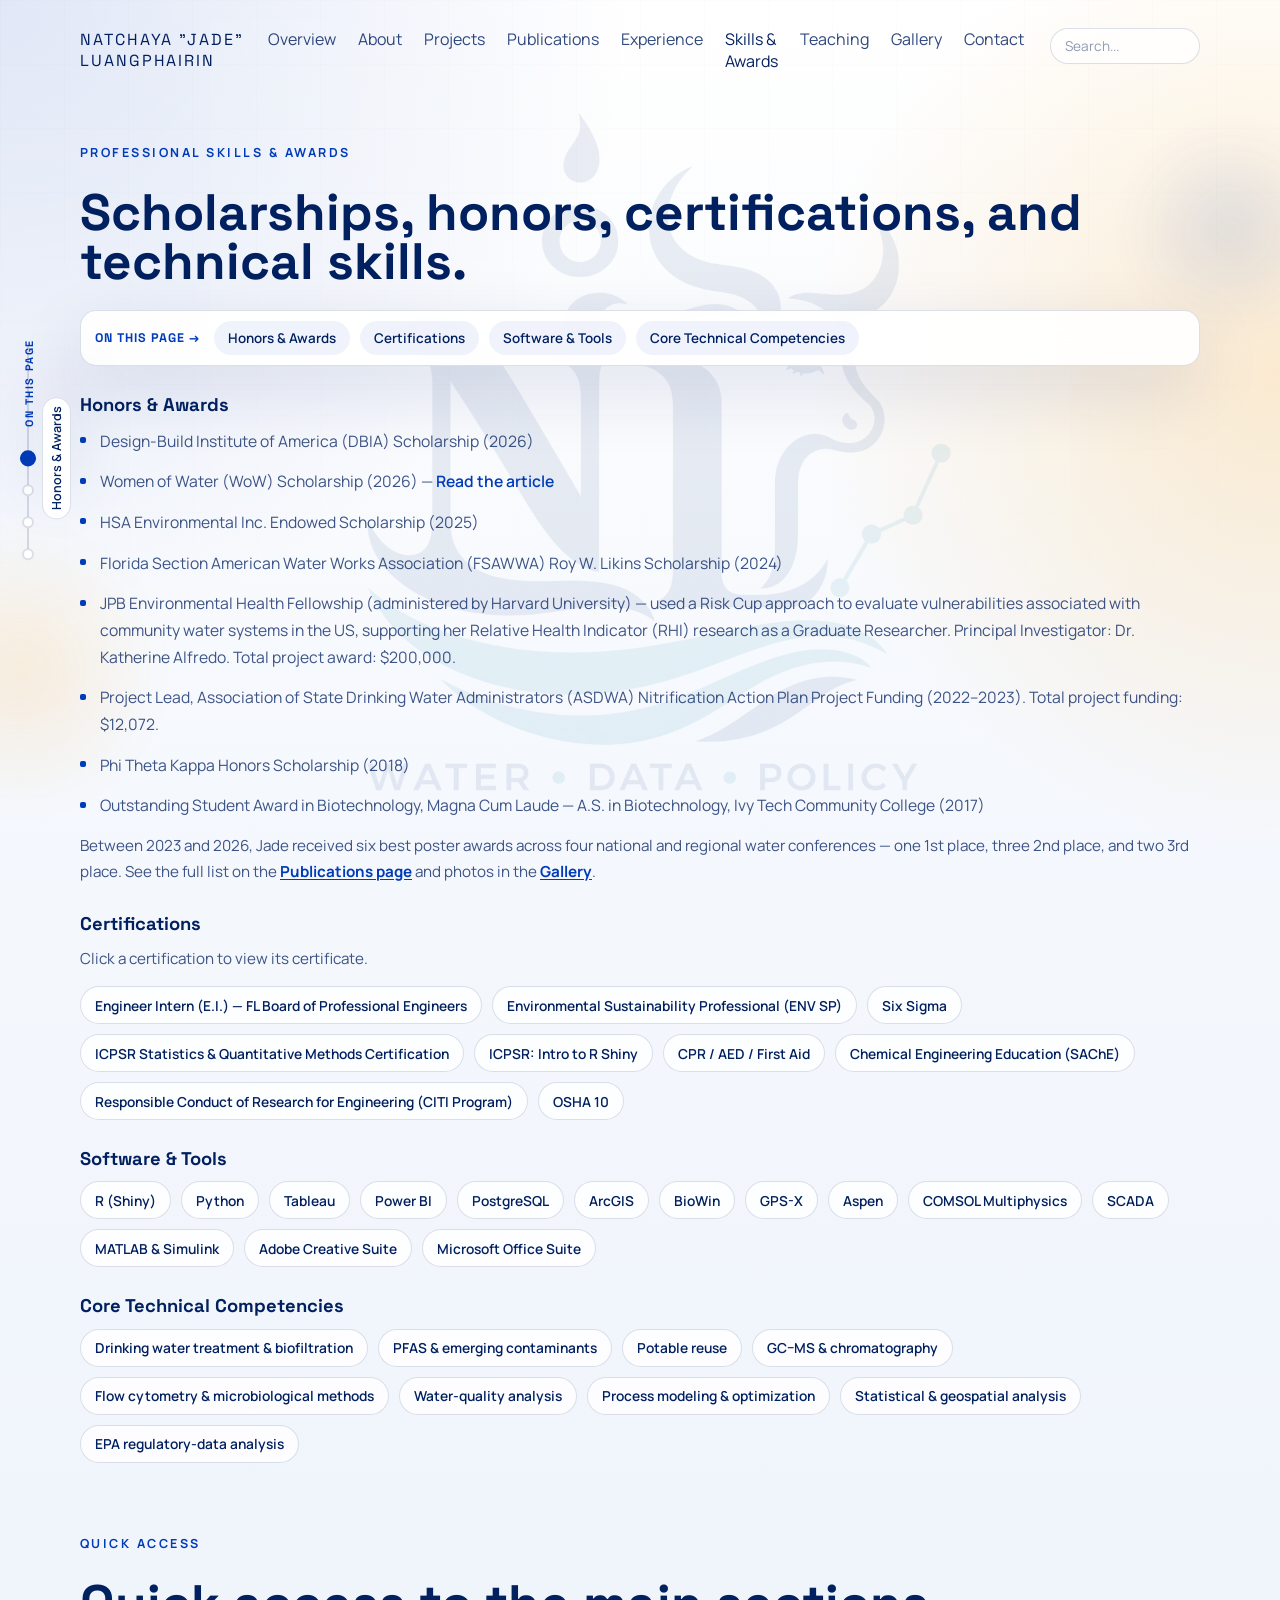
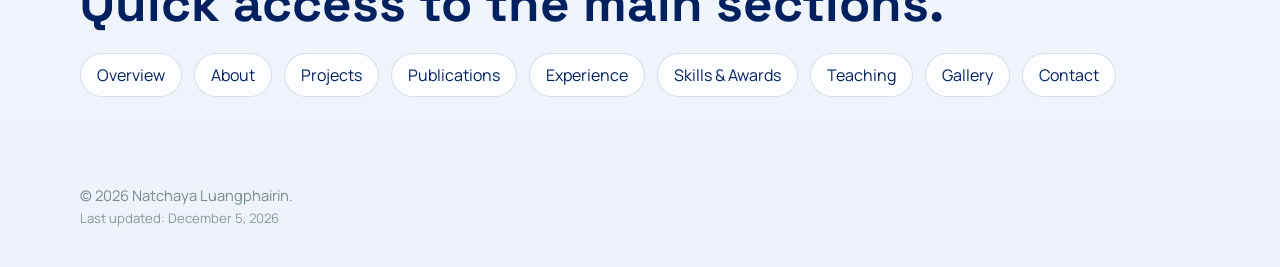
<file: skills-awards.html>
<!DOCTYPE html>
<html lang="en">
<head>
  <meta charset="UTF-8" />
  <meta name="viewport" content="width=device-width, initial-scale=1.0" />
  <meta name="description" content="Scholarships, honors, certifications, and technical skills for Natchaya &quot;Jade&quot; Luangphairin." />
  <title>Skills &amp; Awards — Jade's Field Notes</title>
  <link rel="preconnect" href="https://fonts.googleapis.com" />
  <link rel="preconnect" href="https://fonts.gstatic.com" crossorigin />
  <link href="https://fonts.googleapis.com/css2?family=Manrope:wght@400;500;600;700;800&family=Space+Grotesk:wght@500;700&display=swap" rel="stylesheet" />
  <link rel="stylesheet" href="styles.css?v=35" />
</head>
<body>
  <div class="bg-grid" aria-hidden="true"></div>
  <div class="bg-orb bg-orb-a" aria-hidden="true"></div>
  <div class="bg-orb bg-orb-b" aria-hidden="true"></div>
  <canvas class="ripple-canvas" aria-hidden="true"></canvas>

  <header class="topbar">
    <a class="brand" href="index.html">Natchaya "Jade" Luangphairin</a>
    <nav class="nav">
      <a href="index.html">Overview</a>
      <a href="about.html">About</a>
      <a href="projects.html">Projects</a>
      <a href="publications.html">Publications</a>
      <a href="experience.html">Experience</a>
      <a href="skills-awards.html" class="active">Skills &amp; Awards</a>
      <a href="teaching.html">Teaching</a>
      <a href="gallery.html">Gallery</a>
      <a href="contact.html">Contact</a>
      <div class="search-box">
        <input type="search" id="site-search" class="search-input" placeholder="Search..." aria-label="Search site" autocomplete="off" />
        <div class="search-results" id="search-results" hidden></div>
      </div>
    </nav>
  </header>

  <nav class="side-toc" aria-label="Track and jump to section">
    <span class="side-toc-heading">On This Page</span>
    <a class="side-toc-item" href="#honors-awards">
      <span class="side-toc-dot"></span>
      <span class="side-toc-label">Honors &amp; Awards</span>
    </a>
    <a class="side-toc-item" href="#certifications">
      <span class="side-toc-dot"></span>
      <span class="side-toc-label">Certifications</span>
    </a>
    <a class="side-toc-item" href="#software-tools">
      <span class="side-toc-dot"></span>
      <span class="side-toc-label">Software &amp; Tools</span>
    </a>
    <a class="side-toc-item" href="#core-competencies">
      <span class="side-toc-dot"></span>
      <span class="side-toc-label">Core Technical Competencies</span>
    </a>
  </nav>

  <main>
    <section class="section">
      <div class="section-heading reveal">
        <p class="eyebrow">Professional Skills &amp; Awards</p>
        <h2>Scholarships, honors, certifications, and technical skills.</h2>
      </div>

      <nav class="quick-nav reveal delay-1" aria-label="Jump to section">
        <span class="quick-nav-label">On This Page &rarr;</span>
        <a href="#honors-awards">Honors &amp; Awards</a>
        <a href="#certifications">Certifications</a>
        <a href="#software-tools">Software &amp; Tools</a>
        <a href="#core-competencies">Core Technical Competencies</a>
      </nav>

      <div class="papers-group reveal delay-1" id="honors-awards">
        <h3>Honors &amp; Awards</h3>
        <ul class="papers-list">
          <li class="paper-item">Design-Build Institute of America (DBIA) Scholarship (2026)</li>
          <li class="paper-item">Women of Water (WoW) Scholarship (2026) — <a href="https://www.mysuncoast.com/2026/08/25/sarasota-company-awards-scholarships-women-pursuing-water-careers/" target="_blank" rel="noreferrer">Read the article</a></li>
          <li class="paper-item">HSA Environmental Inc. Endowed Scholarship (2025)</li>
          <li class="paper-item">Florida Section American Water Works Association (FSAWWA) Roy W. Likins Scholarship (2024)</li>
          <li class="paper-item">JPB Environmental Health Fellowship (administered by Harvard University) — used a Risk Cup approach to evaluate vulnerabilities associated with community water systems in the US, supporting her Relative Health Indicator (RHI) research as a Graduate Researcher. Principal Investigator: Dr. Katherine Alfredo. Total project award: $200,000.</li>
          <li class="paper-item">Project Lead, Association of State Drinking Water Administrators (ASDWA) Nitrification Action Plan Project Funding (2022–2023). Total project funding: $12,072.</li>
          <li class="paper-item">Phi Theta Kappa Honors Scholarship (2018)</li>
          <li class="paper-item">Outstanding Student Award in Biotechnology, Magna Cum Laude — A.S. in Biotechnology, Ivy Tech Community College (2017)</li>
        </ul>
        <p class="papers-group-intro" style="margin-top: 14px;">
          Between 2023 and 2026, Jade received six best poster awards across four national and regional water conferences — one 1st place, three 2nd place, and two 3rd place. See the full list on the <a href="publications.html#papers">Publications page</a> and photos in the <a href="gallery.html#gallery-podium">Gallery</a>.
        </p>
      </div>

      <div class="papers-group reveal delay-2" id="certifications">
        <h3>Certifications</h3>
        <p class="papers-group-intro">Click a certification to view its certificate.</p>
        <div class="skills-tags">
          <a class="skill-tag" href="documents/Certificates/FBPECertificate_NLuangphairin.pdf" target="_blank" rel="noreferrer">Engineer Intern (E.I.) — FL Board of Professional Engineers</a>
          <a class="skill-tag" href="documents/Certificates/ENV SP Certificate_NLuangphairin.pdf" target="_blank" rel="noreferrer">Environmental Sustainability Professional (ENV SP)</a>
          <a class="skill-tag" href="documents/Certificates/Six Sigma.png" target="_blank" rel="noreferrer">Six Sigma</a>
          <a class="skill-tag" href="documents/Certificates/ICPSR_Summer2023_NLuangphairin_Certificate.pdf" target="_blank" rel="noreferrer">ICPSR Statistics &amp; Quantitative Methods Certification</a>
          <a class="skill-tag" href="documents/Certificates/ICPSR_Shiny_NLuangphairin_Certificate.pdf" target="_blank" rel="noreferrer">ICPSR: Intro to R Shiny</a>
          <a class="skill-tag" href="documents/Certificates/CPR-AED.pdf" target="_blank" rel="noreferrer">CPR / AED / First Aid</a>
          <a class="skill-tag" href="documents/Certifications/SAChE.pdf" target="_blank" rel="noreferrer">Chemical Engineering Education (SAChE)</a>
          <a class="skill-tag" href="documents/Certifications/CITI-RCR.pdf" target="_blank" rel="noreferrer">Responsible Conduct of Research for Engineering (CITI Program)</a>
          <a class="skill-tag" href="documents/Certifications/OSHA-10.pdf" target="_blank" rel="noreferrer">OSHA 10</a>
        </div>
      </div>

      <div class="papers-group reveal delay-2" id="software-tools">
        <h3>Software &amp; Tools</h3>
        <div class="skills-tags">
          <span class="skill-tag">R (Shiny)</span>
          <span class="skill-tag">Python</span>
          <span class="skill-tag">Tableau</span>
          <span class="skill-tag">Power BI</span>
          <span class="skill-tag">PostgreSQL</span>
          <span class="skill-tag">ArcGIS</span>
          <span class="skill-tag">BioWin</span>
          <span class="skill-tag">GPS-X</span>
          <span class="skill-tag">Aspen</span>
          <span class="skill-tag">COMSOL Multiphysics</span>
          <span class="skill-tag">SCADA</span>
          <span class="skill-tag">MATLAB &amp; Simulink</span>
          <span class="skill-tag">Adobe Creative Suite</span>
          <span class="skill-tag">Microsoft Office Suite</span>
        </div>
      </div>

      <div class="papers-group reveal delay-3" id="core-competencies">
        <h3>Core Technical Competencies</h3>
        <div class="skills-tags">
          <span class="skill-tag">Drinking water treatment &amp; biofiltration</span>
          <span class="skill-tag">PFAS &amp; emerging contaminants</span>
          <span class="skill-tag">Potable reuse</span>
          <span class="skill-tag">GC–MS &amp; chromatography</span>
          <span class="skill-tag">Flow cytometry &amp; microbiological methods</span>
          <span class="skill-tag">Water-quality analysis</span>
          <span class="skill-tag">Process modeling &amp; optimization</span>
          <span class="skill-tag">Statistical &amp; geospatial analysis</span>
          <span class="skill-tag">EPA regulatory-data analysis</span>
        </div>
      </div>
    </section>

    <section class="section" id="quick-access">
      <div class="section-heading reveal">
        <p class="eyebrow">Quick Access</p>
        <h2>Quick access to the main sections.</h2>
      </div>

      <div class="links-grid">
        <a class="link-pill reveal delay-1" href="index.html">Overview</a>
        <a class="link-pill reveal delay-1" href="about.html">About</a>
        <a class="link-pill reveal delay-1" href="projects.html">Projects</a>
        <a class="link-pill reveal delay-2" href="publications.html">Publications</a>
        <a class="link-pill reveal delay-2" href="experience.html">Experience</a>
        <a class="link-pill reveal delay-2" href="skills-awards.html">Skills &amp; Awards</a>
        <a class="link-pill reveal delay-3" href="teaching.html">Teaching</a>
        <a class="link-pill reveal delay-3" href="gallery.html">Gallery</a>
        <a class="link-pill reveal delay-3" href="contact.html">Contact</a>
      </div>
    </section>
  </main>

  <footer class="footer">
    <p>© <span id="year"></span> Natchaya Luangphairin.</p>
    <p class="footer-updated">Last updated: <span id="last-updated"></span></p>
  </footer>

  <script src="script.js?v=19"></script>
</body>
</html>
</file>
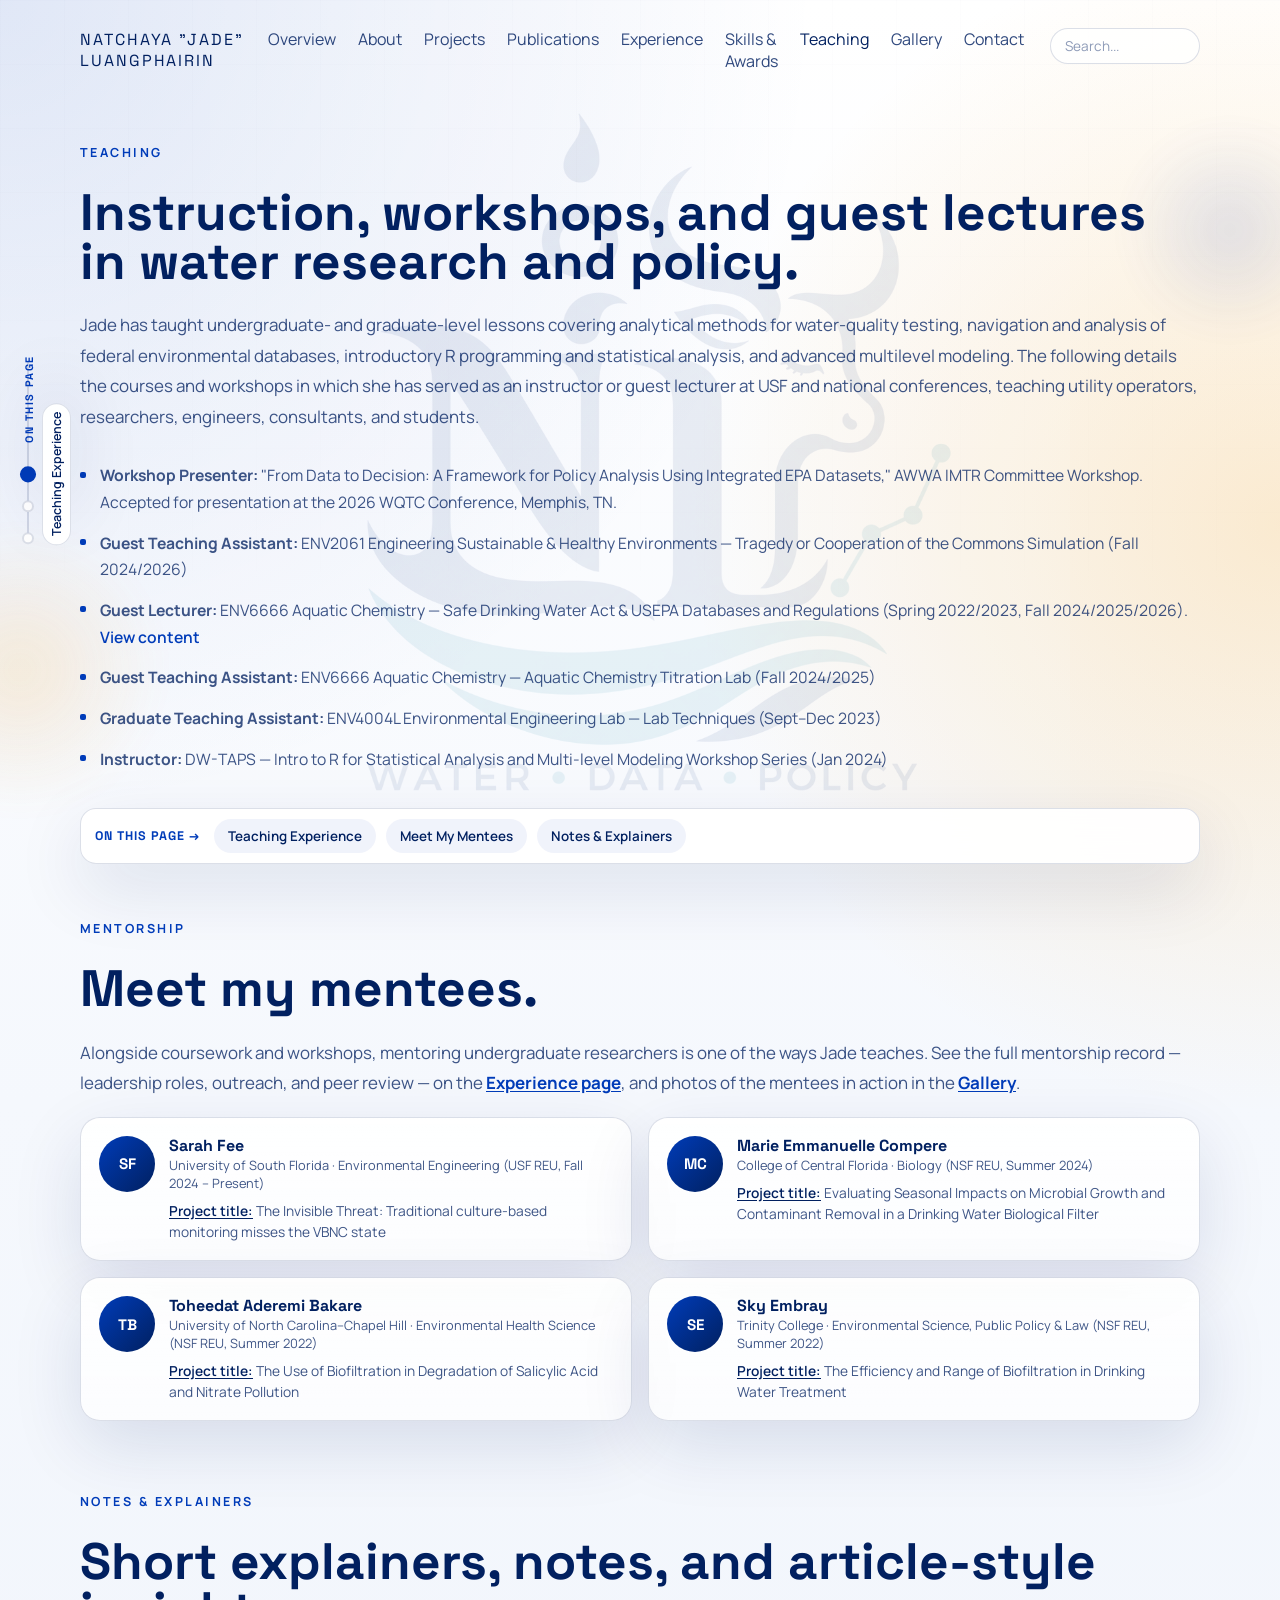
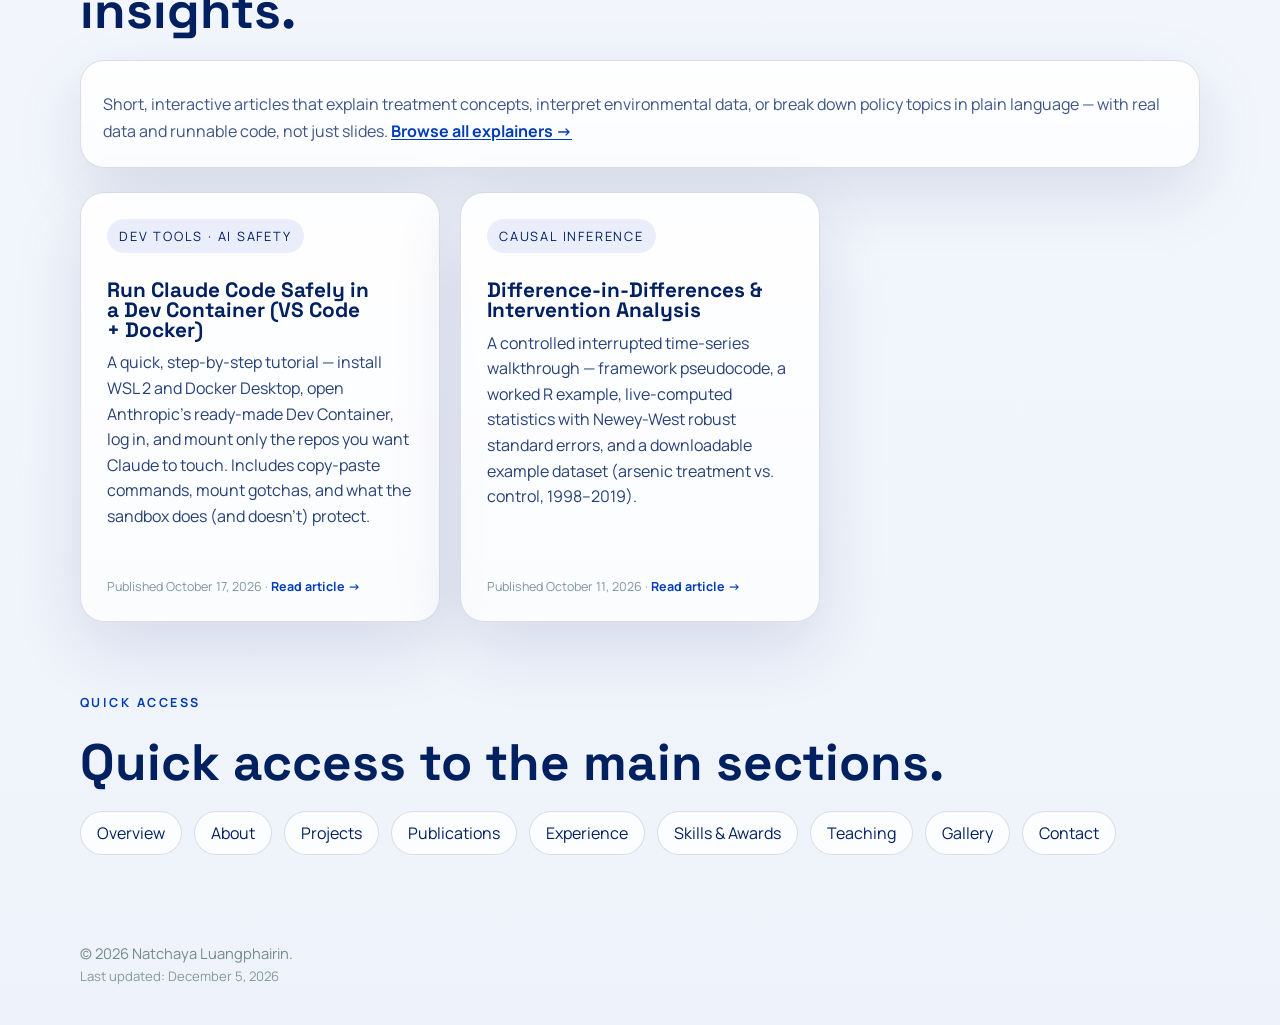
<file: teaching.html>
<!DOCTYPE html>
<html lang="en">
<head>
  <meta charset="UTF-8" />
  <meta name="viewport" content="width=device-width, initial-scale=1.0" />
  <meta name="description" content="Teaching notes and explainers from Natchaya &quot;Jade&quot; Luangphairin." />
  <title>Teaching — Jade's Field Notes</title>
  <link rel="preconnect" href="https://fonts.googleapis.com" />
  <link rel="preconnect" href="https://fonts.gstatic.com" crossorigin />
  <link href="https://fonts.googleapis.com/css2?family=Manrope:wght@400;500;600;700;800&family=Space+Grotesk:wght@500;700&display=swap" rel="stylesheet" />
  <link rel="stylesheet" href="styles.css?v=35" />
</head>
<body>
  <div class="bg-grid" aria-hidden="true"></div>
  <div class="bg-orb bg-orb-a" aria-hidden="true"></div>
  <div class="bg-orb bg-orb-b" aria-hidden="true"></div>
  <canvas class="ripple-canvas" aria-hidden="true"></canvas>

  <header class="topbar">
    <a class="brand" href="index.html">Natchaya "Jade" Luangphairin</a>
    <nav class="nav">
      <a href="index.html">Overview</a>
      <a href="about.html">About</a>
      <a href="projects.html">Projects</a>
      <a href="publications.html">Publications</a>
      <a href="experience.html">Experience</a>
      <a href="skills-awards.html">Skills &amp; Awards</a>
      <a href="teaching.html" class="active">Teaching</a>
      <a href="gallery.html">Gallery</a>
      <a href="contact.html">Contact</a>
      <div class="search-box">
        <input type="search" id="site-search" class="search-input" placeholder="Search..." aria-label="Search site" autocomplete="off" />
        <div class="search-results" id="search-results" hidden></div>
      </div>
    </nav>
  </header>

  <nav class="side-toc" aria-label="Track and jump to section">
    <span class="side-toc-heading">On This Page</span>
    <a class="side-toc-item" href="#teaching-experience">
      <span class="side-toc-dot"></span>
      <span class="side-toc-label">Teaching Experience</span>
    </a>
    <a class="side-toc-item" href="#meet-my-mentees">
      <span class="side-toc-dot"></span>
      <span class="side-toc-label">Meet My Mentees</span>
    </a>
    <a class="side-toc-item" href="#notes-explainers">
      <span class="side-toc-dot"></span>
      <span class="side-toc-label">Notes &amp; Explainers</span>
    </a>
  </nav>

  <main>
    <section class="section" id="teaching-experience">
      <div class="section-heading reveal">
        <p class="eyebrow">Teaching</p>
        <h2>Instruction, workshops, and guest lectures in water research and policy.</h2>
      </div>

      <p class="section-copy reveal delay-1">
        Jade has taught undergraduate- and graduate-level lessons covering analytical methods for water-quality testing, navigation and analysis of federal environmental databases, introductory R programming and statistical analysis, and advanced multilevel modeling. The following details the courses and workshops in which she has served as an instructor or guest lecturer at USF and national conferences, teaching utility operators, researchers, engineers, consultants, and students.
      </p>

      <div class="papers-group reveal delay-1">
        <ul class="papers-list">
          <li class="paper-item">
            <strong>Workshop Presenter:</strong> "From Data to Decision: A Framework for Policy Analysis Using Integrated EPA Datasets," AWWA IMTR Committee Workshop. Accepted for presentation at the 2026 WQTC Conference, Memphis, TN.
          </li>
          <li class="paper-item">
            <strong>Guest Teaching Assistant:</strong> ENV2061 Engineering Sustainable &amp; Healthy Environments — Tragedy or Cooperation of the Commons Simulation (Fall 2024/2026)
          </li>
          <li class="paper-item">
            <strong>Guest Lecturer:</strong> ENV6666 Aquatic Chemistry — Safe Drinking Water Act & USEPA Databases and Regulations (Spring 2022/2023, Fall 2024/2025/2026). <a href="https://github.com/natchayal/Drinking-Water-Database" target="_blank" rel="noreferrer">View content</a>
          </li>
          <li class="paper-item">
            <strong>Guest Teaching Assistant:</strong> ENV6666 Aquatic Chemistry — Aquatic Chemistry Titration Lab (Fall 2024/2025)
          </li>
          <li class="paper-item">
            <strong>Graduate Teaching Assistant:</strong> ENV4004L Environmental Engineering Lab — Lab Techniques (Sept–Dec 2023)
          </li>
          <li class="paper-item">
            <strong>Instructor:</strong> DW-TAPS — Intro to R for Statistical Analysis and Multi-level Modeling Workshop Series (Jan 2024)
          </li>
        </ul>
      </div>
    </section>

    <nav class="quick-nav reveal delay-2" aria-label="Jump to section">
      <span class="quick-nav-label">On This Page &rarr;</span>
      <a href="#teaching-experience">Teaching Experience</a>
      <a href="#meet-my-mentees">Meet My Mentees</a>
      <a href="#notes-explainers">Notes &amp; Explainers</a>
    </nav>

    <section class="section" id="meet-my-mentees">
      <div class="section-heading reveal">
        <p class="eyebrow">Mentorship</p>
        <h2>Meet my mentees.</h2>
      </div>

      <p class="section-copy reveal delay-1">
        Alongside coursework and workshops, mentoring undergraduate researchers is one of the ways Jade teaches. See the full mentorship record — leadership roles, outreach, and peer review — on the <a href="experience.html#mentorship-outreach">Experience page</a>, and photos of the mentees in action in the <a href="gallery.html#gallery-reus">Gallery</a>.
      </p>

      <div class="mentees-grid reveal delay-2">
        <article class="mentee-card">
          <div class="mentee-photo">
            <!-- Swap for: <img src="photos/mentees/sarah-fee.jpg" alt="Sarah Fee" /> -->
            <span>SF</span>
          </div>
          <div class="mentee-info">
            <h4>Sarah Fee</h4>
            <p class="mentee-role">University of South Florida · Environmental Engineering (USF REU, Fall 2024 – Present)</p>
            <p class="mentee-project"><span class="underline">Project title:</span> The Invisible Threat: Traditional culture-based monitoring misses the VBNC state</p>
          </div>
        </article>

        <article class="mentee-card">
          <div class="mentee-photo">
            <!-- Swap for: <img src="photos/mentees/marie-compere.jpg" alt="Marie Emmanuelle Compere" /> -->
            <span>MC</span>
          </div>
          <div class="mentee-info">
            <h4>Marie Emmanuelle Compere</h4>
            <p class="mentee-role">College of Central Florida · Biology (NSF REU, Summer 2024)</p>
            <p class="mentee-project"><span class="underline">Project title:</span> Evaluating Seasonal Impacts on Microbial Growth and Contaminant Removal in a Drinking Water Biological Filter</p>
          </div>
        </article>

        <article class="mentee-card">
          <div class="mentee-photo">
            <!-- Swap for: <img src="photos/mentees/toheedat-bakare.jpg" alt="Toheedat Aderemi Bakare" /> -->
            <span>TB</span>
          </div>
          <div class="mentee-info">
            <h4>Toheedat Aderemi Bakare</h4>
            <p class="mentee-role">University of North Carolina–Chapel Hill · Environmental Health Science (NSF REU, Summer 2022)</p>
            <p class="mentee-project"><span class="underline">Project title:</span> The Use of Biofiltration in Degradation of Salicylic Acid and Nitrate Pollution</p>
          </div>
        </article>

        <article class="mentee-card">
          <div class="mentee-photo">
            <!-- Swap for: <img src="photos/mentees/sky-embray.jpg" alt="Sky Embray" /> -->
            <span>SE</span>
          </div>
          <div class="mentee-info">
            <h4>Sky Embray</h4>
            <p class="mentee-role">Trinity College · Environmental Science, Public Policy &amp; Law (NSF REU, Summer 2022)</p>
            <p class="mentee-project"><span class="underline">Project title:</span> The Efficiency and Range of Biofiltration in Drinking Water Treatment</p>
          </div>
        </article>
      </div>
    </section>

    <section class="section" id="notes-explainers">
      <div class="section-heading reveal">
        <p class="eyebrow">Notes &amp; Explainers</p>
        <h2>Short explainers, notes, and article-style insights.</h2>
      </div>

      <div class="teaching-panel reveal delay-1">
        <p>
          Short, interactive articles that explain treatment concepts, interpret environmental data, or break down policy topics in plain language — with real data and runnable code, not just slides. <a href="explainers.html">Browse all explainers →</a>
        </p>
      </div>

      <div class="explainer-grid reveal delay-2">
        <a class="explainer-card" href="claude-code-dev-container.html">
          <span class="card-label">Dev Tools &middot; AI Safety</span>
          <h3>Run Claude Code Safely in a Dev Container (VS Code + Docker)</h3>
          <p>A quick, step-by-step tutorial &mdash; install WSL 2 and Docker Desktop, open Anthropic&rsquo;s ready-made Dev Container, log in, and mount only the repos you want Claude to touch. Includes copy-paste commands, mount gotchas, and what the sandbox does (and doesn&rsquo;t) protect.</p>
          <span class="explainer-card-date">Published October 17, 2026 &middot; <span class="explainer-read">Read article &rarr;</span></span>
        </a>

        <a class="explainer-card" href="intervention-analysis.html">
          <span class="card-label">Causal Inference</span>
          <h3>Difference-in-Differences &amp; Intervention Analysis</h3>
          <p>A controlled interrupted time-series walkthrough — framework pseudocode, a worked R example, live-computed statistics with Newey-West robust standard errors, and a downloadable example dataset (arsenic treatment vs. control, 1998&ndash;2019).</p>
          <span class="explainer-card-date">Published October 11, 2026 &middot; <span class="explainer-read">Read article &rarr;</span></span>
        </a>
      </div>
    </section>

    <section class="section" id="quick-access">
      <div class="section-heading reveal">
        <p class="eyebrow">Quick Access</p>
        <h2>Quick access to the main sections.</h2>
      </div>

      <div class="links-grid">
        <a class="link-pill reveal delay-1" href="index.html">Overview</a>
        <a class="link-pill reveal delay-1" href="about.html">About</a>
        <a class="link-pill reveal delay-1" href="projects.html">Projects</a>
        <a class="link-pill reveal delay-2" href="publications.html">Publications</a>
        <a class="link-pill reveal delay-2" href="experience.html">Experience</a>
        <a class="link-pill reveal delay-2" href="skills-awards.html">Skills &amp; Awards</a>
        <a class="link-pill reveal delay-3" href="teaching.html">Teaching</a>
        <a class="link-pill reveal delay-3" href="gallery.html">Gallery</a>
        <a class="link-pill reveal delay-3" href="contact.html">Contact</a>
      </div>
    </section>
  </main>

  <footer class="footer">
    <p>© <span id="year"></span> Natchaya Luangphairin.</p>
    <p class="footer-updated">Last updated: <span id="last-updated"></span></p>
  </footer>

  <script src="script.js?v=19"></script>
</body>
</html>
</file>
<file: styles.css>
:root {
  --bg: #eef3fb;
  --bg-soft: #ffffff;
  --panel: rgba(255, 255, 255, 0.92);
  --panel-border: rgba(1, 32, 96, 0.14);
  --text: #012060;
  --muted: rgba(1, 32, 96, 0.76);
  --accent: #003cb9;
  --accent-strong: #012060;
  --accent-gold: #faa41a;
  --accent-red: #c00000;
  --accent-green: #006747;
  --accent-grey: #7e96a0;
  --accent-soft: #d9c990;
  --shadow: 0 24px 70px rgba(1, 32, 96, 0.12);
}

* {
  box-sizing: border-box;
}

html {
  scroll-behavior: smooth;
}

body {
  margin: 0;
  min-height: 100vh;
  font-family: 'Manrope', sans-serif;
  color: var(--text);
  background:
    radial-gradient(circle at top left, rgba(0, 60, 185, 0.12), transparent 28%),
    radial-gradient(circle at right 20%, rgba(250, 164, 26, 0.2), transparent 24%),
    linear-gradient(180deg, #ffffff 0%, #f5f8fd 42%, #eef3fb 100%);
  overflow-x: hidden;
}

body::before {
  content: "";
  position: fixed;
  left: 50%;
  top: 50%;
  transform: translate(-50%, -50%);
  width: 860px;
  height: 860px;
  background-image: url("photos/Logo%20Final.png");
  background-repeat: no-repeat;
  background-position: center;
  background-size: contain;
  opacity: 0.08;
  pointer-events: none;
  z-index: 0;
}

/* Keeps all webpage content above the background logo */
body > * {
  position: relative;
  z-index: 1;
}

body::before {
  content: "";
  position: fixed;

  left: 50%;
  top: 50%;
  transform: translate(-50%, -50%);

  width: min(860px, 85vw);
  aspect-ratio: 1;

  background: url("photos/Logo%20Final.png") center / contain no-repeat;

  opacity: 0.08;
  pointer-events: none;
  z-index: 0;
}

body > * {
  position: relative;
  z-index: 1;
}

a {
  color: inherit;
  text-decoration: none;
}

main {
  width: min(1120px, calc(100% - 40px));
  margin: 0 auto;
  padding: 40px 0 64px;
}

.bg-grid {
  position: fixed;
  inset: 0;
  pointer-events: none;
  opacity: 0.2;
  background-image:
    linear-gradient(rgba(1,32,96,0.06) 1px, transparent 1px),
    linear-gradient(90deg, rgba(1,32,96,0.06) 1px, transparent 1px);
  background-size: 64px 64px;
  mask-image: linear-gradient(180deg, rgba(0,0,0,0.9), transparent 95%);
}

.bg-orb {
  position: fixed;
  border-radius: 50%;
  filter: blur(18px);
  pointer-events: none;
  opacity: 0.7;
}

.bg-orb-a {
  width: 220px;
  height: 220px;
  right: -60px;
  top: 120px;
  background: radial-gradient(circle, rgba(0, 60, 185, 0.16), transparent 70%);
}

.bg-orb-b {
  width: 280px;
  height: 280px;
  left: -120px;
  bottom: 10%;
  background: radial-gradient(circle, rgba(250, 164, 26, 0.22), transparent 72%);
}

.ripple-canvas {
  position: fixed;
  inset: 0;
  pointer-events: none;
}

.topbar {
  width: min(1120px, calc(100% - 40px));
  margin: 0 auto;
  padding: 28px 0 0;
  display: flex;
  align-items: center;
  justify-content: space-between;
  z-index: 20;
}

.brand {
  font-family: 'Space Grotesk', sans-serif;
  font-size: 1rem;
  letter-spacing: 0.12em;
  text-transform: uppercase;
}

.nav {
  display: flex;
  gap: 22px;
  color: rgba(1, 32, 96, 0.82);
}

.nav a:hover,
.nav a:focus-visible,
.brand:hover,
.brand:focus-visible {
  color: var(--text);
}

.search-box {
  position: relative;
  margin-left: 4px;
}

.search-input {
  appearance: none;
  -webkit-appearance: none;
  -moz-appearance: none;
  width: 150px;
  min-height: 36px;
  padding: 0 14px;
  border-radius: 999px;
  border: 1px solid var(--panel-border);
  background: rgba(255,255,255,0.78);
  color: var(--text);
  font-family: 'Manrope', sans-serif;
  font-size: 0.85rem;
  box-shadow: none;
  transition: width 200ms ease, border-color 200ms ease;
}

.search-input::-webkit-search-decoration,
.search-input::-webkit-search-cancel-button,
.search-input::-webkit-search-results-button,
.search-input::-webkit-search-results-decoration {
  appearance: none;
  -webkit-appearance: none;
}

.search-input:focus {
  outline: none;
  width: 220px;
  border-color: var(--accent);
}

.search-input::placeholder {
  color: rgba(1, 32, 96, 0.45);
}

.search-results {
  position: absolute;
  top: calc(100% + 8px);
  right: 0;
  min-width: 300px;
  max-width: 380px;
  max-height: 70vh;
  overflow-y: auto;
  display: grid;
  gap: 2px;
  padding: 8px;
  border-radius: 16px;
  border: 1px solid var(--panel-border);
  background: rgba(255,255,255,0.97);
  backdrop-filter: blur(18px);
  box-shadow: var(--shadow);
}

.search-results[hidden] {
  display: none;
}

.search-result {
  display: block;
  padding: 9px 10px;
  border-radius: 10px;
  color: var(--text);
  font-size: 0.88rem;
  font-weight: 600;
}

.search-result span {
  display: block;
  margin-top: 3px;
  color: var(--muted);
  font-weight: 500;
  font-size: 0.78rem;
  line-height: 1.4;
  text-transform: none;
  letter-spacing: normal;
}

.search-result:hover,
.search-result:focus-visible {
  background: rgba(0, 60, 185, 0.08);
  color: var(--accent);
}

.search-empty {
  padding: 9px 10px;
  color: var(--muted);
  font-size: 0.85rem;
}

.project-slide {
  margin-top: 16px;
}

.project-slide iframe {
  width: 100%;
  height: 560px;
  border: 1px solid var(--panel-border);
  border-radius: 16px;
  background: #ffffff;
}

.project-slide .section-jump {
  margin-top: 10px;
}

.project-slide-label {
  margin: 18px 0 6px;
  font-family: 'Space Grotesk', sans-serif;
  font-size: 0.85rem;
  font-weight: 700;
  color: var(--text);
}

.papers-group > .project-slide-label:first-of-type {
  margin-top: 16px;
}

.gallery-grid {
  display: grid;
  grid-template-columns: repeat(4, 1fr);
  gap: 14px;
  margin-top: 18px;
}

.gallery-item {
  margin: 0;
  border: 1px solid var(--panel-border);
  border-radius: 14px;
  overflow: hidden;
  background: rgba(255,255,255,0.85);
  box-shadow: var(--shadow);
  transition: transform 180ms ease;
}

.gallery-item:hover {
  transform: translateY(-3px);
}

.gallery-item a {
  display: block;
}

.gallery-item img {
  display: block;
  width: 100%;
  height: 160px;
  object-fit: cover;
}

.gallery-item figcaption {
  -webkit-line-clamp: 2;
  display: -webkit-box;
  -webkit-box-orient: vertical;
  overflow: hidden;
}

.quick-nav-label {
  display: inline-flex;
  align-items: center;
  gap: 6px;
  padding: 8px 4px;
  font-family: 'Space Grotesk', sans-serif;
  font-size: 0.78rem;
  font-weight: 700;
  text-transform: uppercase;
  letter-spacing: 0.08em;
  color: var(--accent);
  white-space: nowrap;
}

.quick-nav {
  display: flex;
  align-items: center;
  flex-wrap: wrap;
  gap: 10px;
  margin-top: 20px;
  position: static;
  padding: 10px;
  border-radius: 16px;
  border: 1px solid var(--panel-border);
  background: rgba(255,255,255,0.92);
  backdrop-filter: blur(18px);
  box-shadow: var(--shadow);
}

.quick-nav a {
  padding: 8px 14px;
  border-radius: 999px;
  background: rgba(0, 60, 185, 0.06);
  color: var(--text);
  font-size: 0.84rem;
  font-weight: 600;
  white-space: nowrap;
}

.quick-nav a:hover,
.quick-nav a:focus-visible {
  background: rgba(0, 60, 185, 0.14);
  color: var(--accent);
}

.gallery-item figcaption {
  padding: 10px 12px;
  font-size: 0.72rem;
  color: var(--muted);
  line-height: 1.4;
}

.side-toc-heading {
  writing-mode: vertical-rl;
  transform: rotate(180deg);
  align-self: center;
  margin-bottom: 6px;
  font-family: 'Space Grotesk', sans-serif;
  font-size: 0.68rem;
  font-weight: 700;
  text-transform: uppercase;
  letter-spacing: 0.14em;
  color: var(--accent);
}

.side-toc {
  position: fixed;
  left: 22px;
  top: 50%;
  transform: translateY(-50%);
  display: flex;
  flex-direction: column;
  gap: 20px;
  z-index: 999;
}

.side-toc::before {
  content: "";
  position: absolute;
  left: 5px;
  top: 6px;
  bottom: 6px;
  width: 2px;
  background: var(--panel-border);
  z-index: -1;
}

.side-toc-item {
  position: relative;
  display: flex;
  align-items: center;
}

.side-toc-dot {
  flex-shrink: 0;
  position: relative;
  z-index: 1;
  width: 12px;
  height: 12px;
  border-radius: 50%;
  background: var(--bg-soft);
  border: 2px solid var(--panel-border);
  transition: transform 200ms ease, background 200ms ease, border-color 200ms ease;
}

.side-toc-label {
  position: absolute;
  left: 20px;
  top: 50%;
  z-index: 2;
  writing-mode: vertical-rl;
  transform: translateY(-50%) rotate(180deg);
  padding: 8px 5px;
  border-radius: 999px;
  background: rgba(255, 255, 255, 0.95);
  border: 1px solid var(--panel-border);
  box-shadow: var(--shadow);
  color: var(--text);
  font-size: 0.78rem;
  font-weight: 600;
  white-space: nowrap;
  opacity: 0;
  pointer-events: none;
  transition: opacity 200ms ease;
}

.side-toc-item:hover .side-toc-label,
.side-toc-item:focus-visible .side-toc-label,
.side-toc-item.is-active .side-toc-label {
  opacity: 1;
}

.side-toc-item.is-active .side-toc-dot {
  background: var(--accent);
  border-color: var(--accent);
  transform: scale(1.35);
}

@media (max-width: 1180px) {
  .side-toc {
    display: none;
  }
}

.hero {
  min-height: calc(100vh - 120px);
  display: grid;
  grid-template-columns: 1.3fr 0.9fr;
  gap: 28px;
  align-items: center;
  padding: 40px 0 20px;
}

.eyebrow {
  margin: 0 0 16px;
  color: var(--accent);
  text-transform: uppercase;
  letter-spacing: 0.2em;
  font-size: 0.78rem;
  font-weight: 700;
}

.article-byline {
  margin: 10px 0 0;
  color: var(--accent-grey);
  font-size: 0.88rem;
}

.article-back-link {
  display: inline-flex;
  align-items: center;
  gap: 6px;
  margin-bottom: 16px;
  color: var(--accent);
  font-family: 'Space Grotesk', sans-serif;
  font-size: 0.85rem;
  font-weight: 700;
}

.article-back-link:hover,
.article-back-link:focus-visible {
  color: var(--accent-strong);
  text-decoration: underline;
  text-underline-offset: 2px;
}

.topic-pills {
  display: flex;
  flex-wrap: wrap;
  gap: 8px;
  margin-top: 16px;
}

.topic-pills .card-label {
  margin-bottom: 0;
}

/* Numbered step treatment for the dot rail on long-form explainer/article pages */
.side-toc.is-article {
  counter-reset: step;
}

.side-toc.is-article .side-toc-item {
  counter-increment: step;
}

.side-toc.is-article .side-toc-label::before {
  content: counter(step, decimal-leading-zero) " \00b7 ";
  opacity: 0.6;
  font-weight: 400;
}

.explainer-grid {
  display: grid;
  grid-template-columns: repeat(auto-fill, minmax(320px, 1fr));
  gap: 20px;
  margin-top: 24px;
}

.explainer-card {
  display: flex;
  flex-direction: column;
  border: 1px solid var(--panel-border);
  background: linear-gradient(180deg, rgba(255,255,255,0.92), rgba(255,255,255,0.72));
  backdrop-filter: blur(18px);
  box-shadow: var(--shadow);
  border-radius: 24px;
  padding: 26px;
  transition: transform 180ms ease, box-shadow 180ms ease;
}

.explainer-card:hover,
.explainer-card:focus-within {
  transform: translateY(-3px);
  box-shadow: 0 30px 80px rgba(1,32,96,0.16);
}

.explainer-card h3 {
  margin-top: 14px;
  font-size: 1.3rem;
}

.explainer-card p {
  margin-top: 10px;
  color: var(--text);
  opacity: 0.85;
  line-height: 1.6;
}

.explainer-card-date {
  margin-top: auto;
  padding-top: 16px;
  font-size: 0.78rem;
  color: var(--accent-grey);
}

.explainer-read {
  display: inline-flex;
  margin-top: 16px;
  color: var(--accent);
  font-weight: 700;
}

.explainer-coming-soon {
  border: 1px dashed var(--panel-border);
  border-radius: 24px;
  padding: 26px;
  display: flex;
  flex-direction: column;
  justify-content: center;
  color: var(--accent-grey);
  font-size: 0.92rem;
  line-height: 1.6;
}

h1,
h2,
h3 {
  font-family: 'Space Grotesk', sans-serif;
  margin: 0;
  line-height: 0.95;
}

h1 {
  font-size: clamp(3.6rem, 8vw, 7.6rem);
  max-width: 10ch;
}

.hero-title {
  margin: 10px 0 0;
  font-family: 'Space Grotesk', sans-serif;
  font-size: clamp(1.15rem, 2.2vw, 1.65rem);
  letter-spacing: 0.08em;
  text-transform: uppercase;
  color: rgba(1, 32, 96, 0.86);
}

h2 {
  font-size: clamp(2.1rem, 4vw, 4rem);
  max-width: none;
  width: 100%;
}

h3 {
  font-size: 1.8rem;
  width: 100%;
  max-width: none;
  text-wrap: pretty;
}

.lede,
.project-card p,
.about-panel p,
.contact-card p,
.card-list strong,
.card-stat p {
  color: var(--muted);
  line-height: 1.7;
  font-size: 1.03rem;
}

.lede {
  max-width: 58ch;
  margin: 24px 0 0;
  font-size: 1.15rem;
}

.hero-actions {
  margin: 28px 0 0;
}

.contact-card p {
  margin: 0;
}

.contact-card .contact-links {
  display: flex;
  gap: 12px;
  flex-wrap: wrap;
  margin-top: 8px;
}

.button {
  display: inline-flex;
  align-items: center;
  justify-content: center;
  min-height: 48px;
  padding: 0 20px;
  border-radius: 999px;
  border: 1px solid transparent;
  transition: transform 180ms ease, border-color 180ms ease, background 180ms ease;
}

.button:hover,
.button:focus-visible {
  transform: translateY(-2px);
}

.button-primary {
  background: linear-gradient(135deg, var(--accent), var(--accent-strong));
  color: #ffffff;
  font-weight: 800;
}

.button-secondary {
  border-color: rgba(1,32,96,0.16);
  background: rgba(255,255,255,0.8);
}

.hero-card,
.project-card,
.about-panel,
.skills-panel,
.contact-card,
.feature-card,
.experience-item,
.teaching-panel,
.timeline-item {
  border: 1px solid var(--panel-border);
  background: linear-gradient(180deg, rgba(255,255,255,0.92), rgba(255,255,255,0.72));
  backdrop-filter: blur(18px);
  box-shadow: var(--shadow);
}

.hero-card {
  border-radius: 28px;
  padding: 28px;
  background:
    radial-gradient(circle at top right, rgba(0, 60, 185, 0.12), transparent 32%),
    linear-gradient(180deg, rgba(255,255,255,0.96), rgba(255,255,255,0.8));
}

.profile-visual img {
  display: block;
  width: 100%;
  height: 100%;
  object-fit: contain;
}

.card-label {
  margin-bottom: 14px;
}

.card-label {
  display: inline-flex;
  align-items: center;
  width: fit-content;
  padding: 8px 12px;
  border-radius: 999px;
  background: rgba(0,60,185,0.08);
  font-size: 0.8rem;
  text-transform: uppercase;
  letter-spacing: 0.14em;
}

.card-stat {
  margin-top: 38px;
}

.card-stat span {
  display: block;
  font-family: 'Space Grotesk', sans-serif;
  font-size: clamp(4rem, 10vw, 6.5rem);
  line-height: 1;
  color: var(--accent);
}

.card-list {
  display: grid;
  gap: 18px;
  margin-top: 28px;
}

.card-list span {
  display: block;
  color: rgba(1,32,96,0.7);
  font-size: 0.78rem;
  text-transform: uppercase;
  letter-spacing: 0.14em;
  margin-bottom: 6px;
}

.section {
  padding: 56px 0 16px;
}

.section:first-child {
  padding-top: 32px;
}

.section-heading {
  display: grid;
  gap: 12px;
  margin-bottom: 24px;
}

.section-copy {
  max-width: none;
  margin: 0;
  color: var(--muted);
  line-height: 1.8;
  font-size: 1.06rem;
}

.section-jump {
  display: inline-flex;
  align-items: center;
  gap: 6px;
  width: fit-content;
  font-family: 'Space Grotesk', sans-serif;
  font-size: 0.85rem;
  font-weight: 700;
  color: var(--accent);
  transition: gap 180ms ease, color 180ms ease;
}

.section-jump:hover,
.section-jump:focus-visible {
  gap: 10px;
  color: var(--accent-strong);
}

.nav a.active {
  color: var(--text);
}

.timeline-heading {
  display: grid;
  grid-template-columns: 1.25fr 0.95fr;
  gap: 20px;
  align-items: start;
  margin-bottom: 18px;
}

.timeline-intro {
  margin: 12px 0 0;
  color: var(--muted);
  font-size: 1.04rem;
  line-height: 1.7;
  justify-self: end;
  max-width: 42ch;
  text-align: right;
}

.timeline-shell {
  position: relative;
  border-radius: 28px;
  padding: 28px 20px 18px;
  background: rgba(255,255,255,0.72);
  border: 1px solid rgba(1,32,96,0.08);
  box-shadow: var(--shadow);
  overflow: hidden;
}

.timeline-shell::before {
  content: '';
  position: absolute;
  inset: 0;
  background: radial-gradient(circle at 50% 15%, rgba(0,60,185,0.08), transparent 26%), radial-gradient(circle at 60% 50%, rgba(250,164,26,0.08), transparent 22%);
  pointer-events: none;
}

.timeline-rail {
  position: relative;
  display: flex;
  align-items: center;
  justify-content: space-between;
  gap: 12px;
  padding: 16px 8px 28px;
}

.timeline-line {
  position: absolute;
  left: 28px;
  right: 28px;
  top: 50%;
  height: 3px;
  transform: translateY(-50%);
  background: linear-gradient(90deg, rgba(0,103,71,0.36), rgba(207,196,147,0.96), rgba(0,103,71,0.36));
  border-radius: 999px;
}

.timeline-line::after {
  content: '';
  position: absolute;
  right: -2px;
  top: 50%;
  transform: translate(100%, -50%);
  border-top: 9px solid transparent;
  border-bottom: 9px solid transparent;
  border-left: 16px solid var(--accent-green);
}

.timeline-dot {
  position: relative;
  z-index: 1;
  width: 22px;
  height: 22px;
  border-radius: 50%;
  background: var(--accent-green);
  box-shadow: 0 0 0 6px rgba(255,255,255,0.9), 0 0 0 11px rgba(0,103,71,0.14);
}

.timeline-cards {
  position: relative;
  display: grid;
  grid-auto-flow: column;
  grid-auto-columns: minmax(280px, 1fr);
  gap: 18px;
  overflow-x: auto;
  padding: 10px 8px 24px;
  scroll-snap-type: x proximity;
}

.timeline-cards::-webkit-scrollbar {
  height: 10px;
}

.timeline-cards::-webkit-scrollbar-track {
  background: rgba(1,32,96,0.08);
  border-radius: 999px;
}

.timeline-cards::-webkit-scrollbar-thumb {
  background: rgba(0,103,71,0.58);
  border-radius: 999px;
}

.timeline-card {
  scroll-snap-align: start;
  border-radius: 22px;
  padding: 26px 24px 24px;
  background: linear-gradient(180deg, rgba(255,255,255,0.98), rgba(255,255,255,0.84));
  border: 1px solid rgba(1,32,96,0.10);
  box-shadow: 0 12px 30px rgba(1,32,96,0.06);
}

.timeline-card h3 {
  margin-top: 10px;
  font-size: 1.72rem;
  line-height: 1.1;
}

.timeline-date {
  font-family: 'Space Grotesk', sans-serif;
  font-size: 0.96rem;
  letter-spacing: 0.12em;
  text-transform: uppercase;
  color: #c99800;
  font-weight: 700;
}

.timeline-card p {
  margin: 8px 0 0;
  color: var(--muted);
  line-height: 1.7;
}



.timeline {
  display: grid;
  gap: 14px;
}

.timeline-item {
  display: grid;
  grid-template-columns: 120px 1fr;
  gap: 20px;
  align-items: start;
  border-radius: 24px;
  padding: 22px;
}

.timeline-date {
  font-family: 'Space Grotesk', sans-serif;
  font-size: 1.05rem;
  letter-spacing: 0.12em;
  text-transform: uppercase;
  color: var(--accent);
}

.timeline-item p,
.feature-card p,
.experience-item p,
.teaching-panel p {
  margin: 8px 0 0;
  color: var(--muted);
  line-height: 1.7;
}

.dashboard-shell {
  width: 100%;
  max-width: 100%;
  min-width: 0;
  overflow: hidden;
  margin-top: 24px;
  border-radius: 28px;
  padding: 20px;
  border: 1px solid rgba(1, 32, 96, 0.10);
  background: linear-gradient(
    180deg,
    rgba(255, 255, 255, 0.95),
    rgba(255, 255, 255, 0.82)
  );
  box-shadow: var(--shadow);
}

.dashboard-hint {
  margin: 0 0 12px;
  font-size: 0.82rem;
  font-weight: 600;
  color: var(--accent);
}

/* Visible frame that the scaled Tableau dashboard must fit inside */
.tableau-fit {
  position: relative;
  width: 100%;
  max-width: 100%;
  overflow: hidden;
  border-radius: 22px;
  background: rgba(1, 32, 96, 0.04);
}

/* Tableau keeps its original 1600 × 927 layout and is scaled by JavaScript */
.tableau-scale {
  position: relative;
  width: 1600px;
  height: 927px;
  transform-origin: top left;
}

.tableau-scale > div,
.tableau-scale object.tableauViz,
.tableau-scale iframe,
.tableau-scale .tableauViz {
  display: block !important;
  width: 1600px !important;
  min-width: 1600px !important;
  max-width: none !important;
  height: 927px !important;
  min-height: 927px !important;
  margin: 0 !important;
  padding: 0 !important;
  border: 0 !important;
}

.tableau-scale noscript,
.tableau-scale noscript a,
.tableau-scale noscript img {
  display: block;
  width: 1600px;
  max-width: none;
  border: 0;
}

.dashboard-app {
  margin-top: 18px;
  border-radius: 24px;
  padding: 22px;
  border: 1px solid var(--panel-border);
  background: linear-gradient(180deg, rgba(255,255,255,0.96), rgba(255,255,255,0.82));
  box-shadow: var(--shadow);
  display: grid;
  gap: 10px;
}

.small-note {
  margin: 0;
  color: var(--muted);
  font-size: 0.92rem;
  line-height: 1.75;
}

.dashboard-app a {
  display: inline-flex;
  width: fit-content;
  margin-top: 6px;
  color: var(--accent);
  font-weight: 700;
}

.feature-list,
.experience-list {
  display: grid;
  grid-template-columns: repeat(3, minmax(0, 1fr));
  gap: 18px;
}

.feature-card,
.experience-item {
  border-radius: 24px;
  padding: 22px;
}

.feature-card a {
  display: inline-flex;
  margin-top: 18px;
  color: var(--accent);
  font-weight: 700;
}

.papers-group {
  margin-top: 30px;
  margin-bottom: 30px;
}

.papers-group:first-child {
  margin-top: 0;
}

.papers-group:last-child {
  margin-bottom: 0;
}

.papers-group h3 {
  font-size: 1.15rem;
  margin-bottom: 14px;
}

.papers-group-intro {
  margin: 0 0 14px;
  color: var(--muted);
  line-height: 1.7;
  font-size: 0.95rem;
}

.job-summary {
  margin: 0;
  color: var(--text);
  line-height: 1.7;
  font-size: 0.95rem;
}

.section-copy a,
.papers-group-intro a,
.job-meta a,
.job-summary a,
.teaching-panel p a,
.small-note a {
  color: var(--accent);
  font-weight: 700;
  text-decoration: underline;
  text-underline-offset: 2px;
}

.section-copy a:hover,
.papers-group-intro a:hover,
.job-meta a:hover,
.job-summary a:hover,
.teaching-panel p a:hover,
.small-note a:hover,
.section-copy a:focus-visible,
.papers-group-intro a:focus-visible,
.job-meta a:focus-visible,
.job-summary a:focus-visible,
.teaching-panel p a:focus-visible,
.small-note a:focus-visible {
  color: var(--accent-strong);
}

.papers-list {
  list-style: none;
  margin: 0;
  padding: 0;
  display: grid;
  gap: 14px;
}

.papers-list.numbered {
  list-style: decimal;
  padding-left: 1.3em;
}

.papers-list.numbered .paper-item {
  padding-left: 6px;
}

.papers-list.numbered .paper-item::before {
  display: none;
}

.papers-list.numbered .paper-item::marker {
  color: var(--accent);
  font-weight: 700;
}

.paper-item {
  position: relative;
  padding-left: 20px;
  color: var(--muted);
  line-height: 1.7;
  font-size: 0.98rem;
}

.paper-item::before {
  content: "";
  position: absolute;
  left: 0;
  top: 0.6em;
  width: 6px;
  height: 6px;
  border-radius: 2px;
  background: var(--accent);
}

.paper-item a {
  color: var(--accent);
  font-weight: 600;
}

.paper-item a:hover,
.paper-item a:focus-visible {
  text-decoration: underline;
}

.paper-pending {
  font-style: italic;
  color: rgba(1, 32, 96, 0.45);
  font-size: 0.9em;
}

.paper-status {
  display: inline-block;
  margin-left: 4px;
  padding: 2px 10px;
  border-radius: 999px;
  background: rgba(0, 60, 185, 0.1);
  color: var(--accent);
  font-size: 0.75rem;
  font-weight: 700;
  text-transform: uppercase;
  letter-spacing: 0.05em;
  white-space: nowrap;
}

.blur-text {
  filter: blur(3.5px);
  user-select: none;
  cursor: default;
}

.mentees-details {
  margin-top: 18px;
}

.mentees-details summary {
  cursor: pointer;
  display: inline-flex;
  align-items: center;
  gap: 6px;
  width: fit-content;
  font-family: 'Space Grotesk', sans-serif;
  font-size: 0.85rem;
  font-weight: 700;
  color: var(--accent);
  list-style: none;
}

.mentees-details summary::-webkit-details-marker {
  display: none;
}

.mentees-details summary::after {
  content: "→";
  transition: transform 180ms ease;
}

.mentees-details[open] summary::after {
  transform: rotate(90deg);
}

code {
  font-family: 'SFMono-Regular', Consolas, 'Liberation Mono', Menlo, monospace;
  font-size: 0.88em;
  background: rgba(1, 32, 96, 0.08);
  border-radius: 5px;
  padding: 1px 5px;
}

.code-block code {
  background: none;
  border-radius: 0;
  padding: 0;
  font-size: inherit;
}

.code-block {
  margin-top: 16px;
  border-radius: 18px;
  overflow: hidden;
  border: 1px solid var(--panel-border);
  background: var(--accent-strong);
  box-shadow: var(--shadow);
}

.code-block-bar {
  display: flex;
  align-items: center;
  justify-content: space-between;
  gap: 12px;
  padding: 10px 12px 10px 18px;
  border-bottom: 1px solid rgba(255,255,255,0.14);
}

.code-block-label {
  margin: 0;
  font-family: 'Space Grotesk', sans-serif;
  font-size: 0.72rem;
  font-weight: 700;
  text-transform: uppercase;
  letter-spacing: 0.08em;
  color: rgba(255,255,255,0.65);
}

.copy-code-btn {
  flex-shrink: 0;
  padding: 6px 12px;
  border-radius: 999px;
  border: 1px solid rgba(255,255,255,0.22);
  background: rgba(255,255,255,0.08);
  color: rgba(255,255,255,0.85);
  font-family: 'Space Grotesk', sans-serif;
  font-size: 0.72rem;
  font-weight: 700;
  cursor: pointer;
  transition: background 160ms ease, border-color 160ms ease;
}

.copy-code-btn:hover,
.copy-code-btn:focus-visible {
  background: rgba(255,255,255,0.16);
  border-color: rgba(255,255,255,0.4);
}

.copy-code-btn.is-copied {
  background: rgba(27, 175, 122, 0.35);
  border-color: rgba(27, 175, 122, 0.6);
  color: #fff;
}

.code-block pre {
  margin: 0;
  padding: 18px;
  max-height: 440px;
  overflow-x: auto;
  overflow-y: auto;
  color: #dce8ff;
  font-family: 'SFMono-Regular', Consolas, 'Liberation Mono', Menlo, monospace;
  font-size: 0.76rem;
  line-height: 1.65;
  white-space: pre;
}

.code-block pre::-webkit-scrollbar {
  width: 10px;
  height: 10px;
}

.code-block pre::-webkit-scrollbar-track {
  background: rgba(255,255,255,0.06);
}

.code-block pre::-webkit-scrollbar-thumb {
  background: rgba(255,255,255,0.28);
  border-radius: 999px;
}

.code-block pre::-webkit-scrollbar-thumb:hover {
  background: rgba(255,255,255,0.4);
}

.formula-block {
  margin-top: 14px;
  padding: 16px 18px;
  border-radius: 14px;
  background: var(--accent-strong);
  color: #dce8ff;
  font-family: 'SFMono-Regular', Consolas, 'Liberation Mono', Menlo, monospace;
  font-size: 0.85rem;
  line-height: 1.6;
  overflow-x: auto;
  white-space: pre-wrap;
}

.method-details {
  margin-top: 16px;
  padding: 16px 18px;
  border-radius: 16px;
  border: 1px solid var(--panel-border);
  background: rgba(255,255,255,0.65);
}

.method-details summary {
  cursor: pointer;
  display: flex;
  align-items: center;
  justify-content: space-between;
  gap: 10px;
  font-family: 'Space Grotesk', sans-serif;
  font-weight: 700;
  color: var(--text);
  list-style: none;
}

.method-details summary::-webkit-details-marker {
  display: none;
}

.method-details summary::after {
  content: "+";
  font-size: 1.2rem;
  color: var(--accent);
  transition: transform 180ms ease;
}

.method-details[open] summary::after {
  content: "\2212";
}

.method-details .method-body {
  margin-top: 12px;
}

.method-details .method-body p,
.method-details .method-body li {
  font-size: 0.95rem;
  line-height: 1.6;
  color: var(--text);
}

.method-details .method-body ul,
.method-details .method-body ol {
  padding-left: 1.2rem;
  margin: 8px 0 0;
}

.method-details .method-body li + li {
  margin-top: 6px;
}

.checklist-grid {
  margin-top: 16px;
  display: grid;
  grid-template-columns: repeat(auto-fit, minmax(260px, 1fr));
  gap: 12px;
}

.checklist-item {
  display: flex;
  gap: 10px;
  align-items: flex-start;
  padding: 14px 16px;
  border-radius: 14px;
  border: 1px solid var(--panel-border);
  background: rgba(255,255,255,0.7);
  font-size: 0.9rem;
  line-height: 1.5;
}

.checklist-item::before {
  content: "\2713";
  flex-shrink: 0;
  color: var(--accent);
  font-weight: 800;
}

.data-note {
  margin-top: 10px;
  font-size: 0.85rem;
  color: var(--text);
  opacity: 0.75;
}

.did-diagram {
  margin-top: 18px;
  padding: 22px;
  border-radius: 20px;
  border: 1px solid var(--panel-border);
  background: linear-gradient(180deg, rgba(255,255,255,0.95), rgba(255,255,255,0.78));
  box-shadow: var(--shadow);
}

.did-table {
  width: 100%;
  max-width: 520px;
  border-collapse: collapse;
  font-size: 0.85rem;
}

.did-table caption {
  text-align: left;
  font-family: 'Space Grotesk', sans-serif;
  font-size: 0.72rem;
  font-weight: 700;
  letter-spacing: 0.08em;
  color: var(--accent);
  margin-bottom: 8px;
}

.did-table th,
.did-table td {
  padding: 8px 12px;
  border: 1px solid var(--panel-border);
  text-align: right;
}

.did-table thead th {
  background: rgba(1, 32, 96, 0.05);
  font-family: 'Space Grotesk', sans-serif;
  font-weight: 700;
}

.did-table tbody th {
  text-align: left;
  font-weight: 700;
  background: rgba(1, 32, 96, 0.03);
}

.did-table td.did-highlight {
  background: rgba(0, 60, 185, 0.1);
  font-weight: 800;
  color: var(--accent-strong);
}

.did-beta {
  display: inline-block;
  margin-left: 4px;
  font-size: 0.78em;
  opacity: 0.65;
}

.did-sd {
  display: inline-block;
  margin-left: 4px;
  font-size: 0.82em;
  color: var(--accent-grey);
}

.did-stats-table {
  margin-top: 18px;
}

.did-stats-table td.sig {
  font-weight: 800;
  color: var(--accent-strong);
}

.did-svg-wrap {
  margin-top: 20px;
  overflow-x: auto;
}

.did-svg-wrap svg {
  display: block;
  min-width: 560px;
  width: 100%;
  height: auto;
}

.did-legend {
  margin-top: 14px;
  display: flex;
  flex-wrap: wrap;
  gap: 16px;
  font-size: 0.82rem;
  color: var(--text);
}

.did-legend-item {
  display: inline-flex;
  align-items: center;
  gap: 6px;
}

.did-legend-swatch {
  width: 14px;
  height: 14px;
  border-radius: 4px;
  flex-shrink: 0;
}

.mentees-grid {
  display: grid;
  grid-template-columns: repeat(2, minmax(0, 1fr));
  gap: 16px;
  margin-top: 18px;
}

.mentee-card {
  border: 1px solid var(--panel-border);
  background: linear-gradient(180deg, rgba(255,255,255,0.92), rgba(255,255,255,0.72));
  backdrop-filter: blur(18px);
  box-shadow: var(--shadow);
  border-radius: 20px;
  padding: 18px;
  display: flex;
  gap: 14px;
  align-items: flex-start;
}

.mentee-photo {
  flex-shrink: 0;
  width: 56px;
  height: 56px;
  border-radius: 50%;
  overflow: hidden;
  display: flex;
  align-items: center;
  justify-content: center;
  background: linear-gradient(135deg, var(--accent), var(--accent-strong));
  color: #ffffff;
  font-family: 'Space Grotesk', sans-serif;
  font-weight: 700;
  font-size: 0.95rem;
}

.mentee-photo img {
  width: 100%;
  height: 100%;
  object-fit: cover;
}

.mentee-info h4 {
  margin: 0 0 2px;
  font-family: 'Space Grotesk', sans-serif;
  font-size: 1rem;
  line-height: 1.2;
}

.mentee-info .mentee-role {
  margin: 0 0 8px;
  color: var(--muted);
  font-size: 0.8rem;
  line-height: 1.4;
}

.mentee-info .mentee-project {
  margin: 0;
  color: var(--muted);
  font-size: 0.86rem;
  line-height: 1.5;
}

.mentee-info .mentee-project .underline {
  text-decoration: underline;
  text-underline-offset: 2px;
  color: var(--text);
  font-weight: 600;
}

.skills-tags {
  display: flex;
  flex-wrap: wrap;
  gap: 10px;
}

.skill-tag {
  display: inline-flex;
  align-items: center;
  min-height: 38px;
  padding: 0 14px;
  border-radius: 999px;
  border: 1px solid var(--panel-border);
  background: rgba(255,255,255,0.82);
  color: var(--text);
  font-size: 0.86rem;
  font-weight: 600;
  transition: transform 180ms ease, border-color 180ms ease;
}

a.skill-tag:hover,
a.skill-tag:focus-visible {
  transform: translateY(-2px);
  border-color: var(--accent);
  color: var(--accent);
}

.job-list {
  display: grid;
  gap: 20px;
}

.job-entry {
  border: 1px solid var(--panel-border);
  background: linear-gradient(180deg, rgba(255,255,255,0.92), rgba(255,255,255,0.72));
  backdrop-filter: blur(18px);
  box-shadow: var(--shadow);
  border-radius: 24px;
  padding: 24px;
}

.job-heading {
  margin-bottom: 14px;
}

.job-heading h3 {
  margin-bottom: 4px;
  font-size: 1.3rem;
}

.job-meta {
  margin: 0;
  color: var(--muted);
  font-size: 0.82rem;
  text-transform: uppercase;
  letter-spacing: 0.06em;
}


.teaching-panel {
  border-radius: 24px;
  padding: 22px;
}

.teaching-panel + .teaching-panel {
  margin-top: 16px;
}

.quote-card {
  border-radius: 28px;
  padding: 20px;
  border: 1px solid var(--panel-border);
  background: linear-gradient(180deg, rgba(255,255,255,0.96), rgba(255,255,255,0.8));
  box-shadow: var(--shadow);
}

.quote-card img {
  display: block;
  width: 100%;
  height: auto;
}

.links-grid {
  display: flex;
  flex-wrap: wrap;
  gap: 12px;
}

.link-pill {
  display: inline-flex;
  align-items: center;
  min-height: 44px;
  padding: 0 16px;
  border-radius: 999px;
  border: 1px solid var(--panel-border);
  background: rgba(255,255,255,0.82);
  color: var(--text);
  transition: transform 180ms ease, border-color 180ms ease;
}

.link-pill:hover,
.link-pill:focus-visible {
  transform: translateY(-2px);
  border-color: rgba(0, 103, 71, 0.35);
}

.projects {
  display: grid;
  grid-template-columns: repeat(3, minmax(0, 1fr));
  gap: 18px;
}

.project-card {
  border-radius: 24px;
  padding: 24px;
  min-height: 320px;
  display: flex;
  flex-direction: column;
  justify-content: space-between;
}

.project-meta {
  display: flex;
  align-items: center;
  justify-content: space-between;
  color: rgba(23, 32, 51, 0.62);
  margin-bottom: 28px;
}

.project-meta span {
  color: var(--accent);
  font-weight: 800;
}

.project-card ul {
  margin: 24px 0 0;
  padding-left: 18px;
  color: rgba(23, 32, 51, 0.82);
  line-height: 1.8;
}

.split {
  display: grid;
  gap: 24px;
}

.about-grid {
  display: grid;
  grid-template-columns: 1fr 1fr;
  gap: 18px;
}

.about-panel,
.skills-panel,
.contact-card {
  border-radius: 24px;
  padding: 24px;
}

.chips {
  display: flex;
  gap: 10px;
  flex-wrap: wrap;
  margin-top: 18px;
}

.chips span {
  padding: 10px 14px;
  border-radius: 999px;
  background: rgba(23,32,51,0.06);
  color: var(--text);
}

.contact-card {
  display: grid;
  gap: 8px;
  background:
    radial-gradient(circle at top right, rgba(229, 107, 74, 0.1), transparent 30%),
    linear-gradient(180deg, rgba(255,255,255,0.96), rgba(255,255,255,0.82));
}

.social-follow {
  display: grid;
  gap: 12px;
  margin-top: 10px;
}

.social-follow-title {
  margin: 0;
  font-family: 'Space Grotesk', sans-serif;
  font-size: 0.98rem;
  letter-spacing: 0.08em;
  text-transform: uppercase;
  color: var(--accent);
}

.social-badges {
  display: flex;
  flex-wrap: wrap;
  gap: 10px;
}

.social-badges a {
  display: inline-flex;
  align-items: center;
}

.social-badges img {
  display: block;
  max-width: 100%;
  height: auto;
}

.footer {
  width: min(1120px, calc(100% - 40px));
  margin: 0 auto;
  padding: 8px 0 40px;
  color: rgba(70,96,105,0.72);
  font-size: 0.92rem;
}

.footer p {
  margin: 4px 0 0;
}

.footer p:first-child {
  margin-top: 0;
}

.footer-updated {
  font-size: 0.82rem;
  opacity: 0.85;
}

.reveal {
  opacity: 0;
  transform: translateY(18px);
  animation: reveal 760ms ease forwards;
}

.delay-1 { animation-delay: 120ms; }
.delay-2 { animation-delay: 220ms; }
.delay-3 { animation-delay: 320ms; }

@keyframes reveal {
  to {
    opacity: 1;
    transform: translateY(0);
  }
}

@media (max-width: 980px) {
  .hero,
  .projects,
  .about-grid,
  .feature-list,
  .experience-list,
  .timeline-heading {
    grid-template-columns: 1fr;
  }

  .hero {
    min-height: auto;
    padding-top: 60px;
  }

  h1 {
    max-width: 12ch;
  }

  .timeline-intro {
    justify-self: start;
    text-align: left;
    max-width: none;
  }

  .timeline-cards {
    grid-auto-columns: minmax(260px, 85vw);
  }

  .gallery-grid {
    grid-template-columns: repeat(3, 1fr);
  }
}

@media (max-width: 640px) {
  .topbar {
    flex-direction: column;
    align-items: flex-start;
    gap: 14px;
  }

  main,
  .topbar,
  .footer {
    width: min(100% - 24px, 1120px);
  }

  .nav {
    gap: 16px;
    flex-wrap: wrap;
  }

  .search-box {
    width: 100%;
    margin-left: 0;
  }

  .search-input {
    width: 100%;
  }

  .search-input:focus {
    width: 100%;
  }

  .search-results {
    left: 0;
    right: 0;
    min-width: 0;
    max-width: none;
  }

  .gallery-grid {
    grid-template-columns: repeat(2, 1fr);
  }

  .quick-nav {
    position: static;
  }

  .mentees-grid {
    grid-template-columns: 1fr;
  }

  h1 {
    font-size: clamp(3rem, 16vw, 4.5rem);
  }

  .project-card,
  .hero-card,
  .about-panel,
  .skills-panel,
  .contact-card,
  .feature-card,
  .experience-item,
  .teaching-panel,
  .quote-card,
  .dashboard-app,
  .dashboard-shell,
  .timeline-shell,
  .timeline-card {
    padding: 20px;
  }

  .dashboard-shell {
    padding: 10px;
    border-radius: 18px;
  }

  .tableau-fit {
    border-radius: 14px;
  }

  .project-slide iframe {
    height: 360px;
  }
}

.tutorial-figure {
  margin: 18px 0 0;
  padding: 12px;
  border-radius: 20px;
  border: 1px solid var(--panel-border);
  background: var(--panel);
  box-shadow: var(--shadow);
}

.tutorial-figure a {
  display: block;
}

.tutorial-figure img {
  display: block;
  max-width: 100%;
  height: auto;
  margin: 0 auto;
  border-radius: 10px;
}

.tutorial-figure figcaption {
  margin-top: 10px;
  font-size: 0.86rem;
  line-height: 1.5;
  color: var(--muted);
}

.tutorial-figure-pair {
  display: grid;
  grid-template-columns: repeat(auto-fit, minmax(260px, 1fr));
  gap: 16px;
  align-items: start;
}

.tutorial-figure-pair .tutorial-figure {
  margin-top: 18px;
}

.tutorial-figure-pair + .section-copy,
.tutorial-figure + .section-copy,
.tutorial-figure + .checklist-grid,
.tutorial-figure + .tutorial-figure-pair,
.tutorial-figure-pair + .checklist-grid {
  margin-top: 18px;
}
</file>
